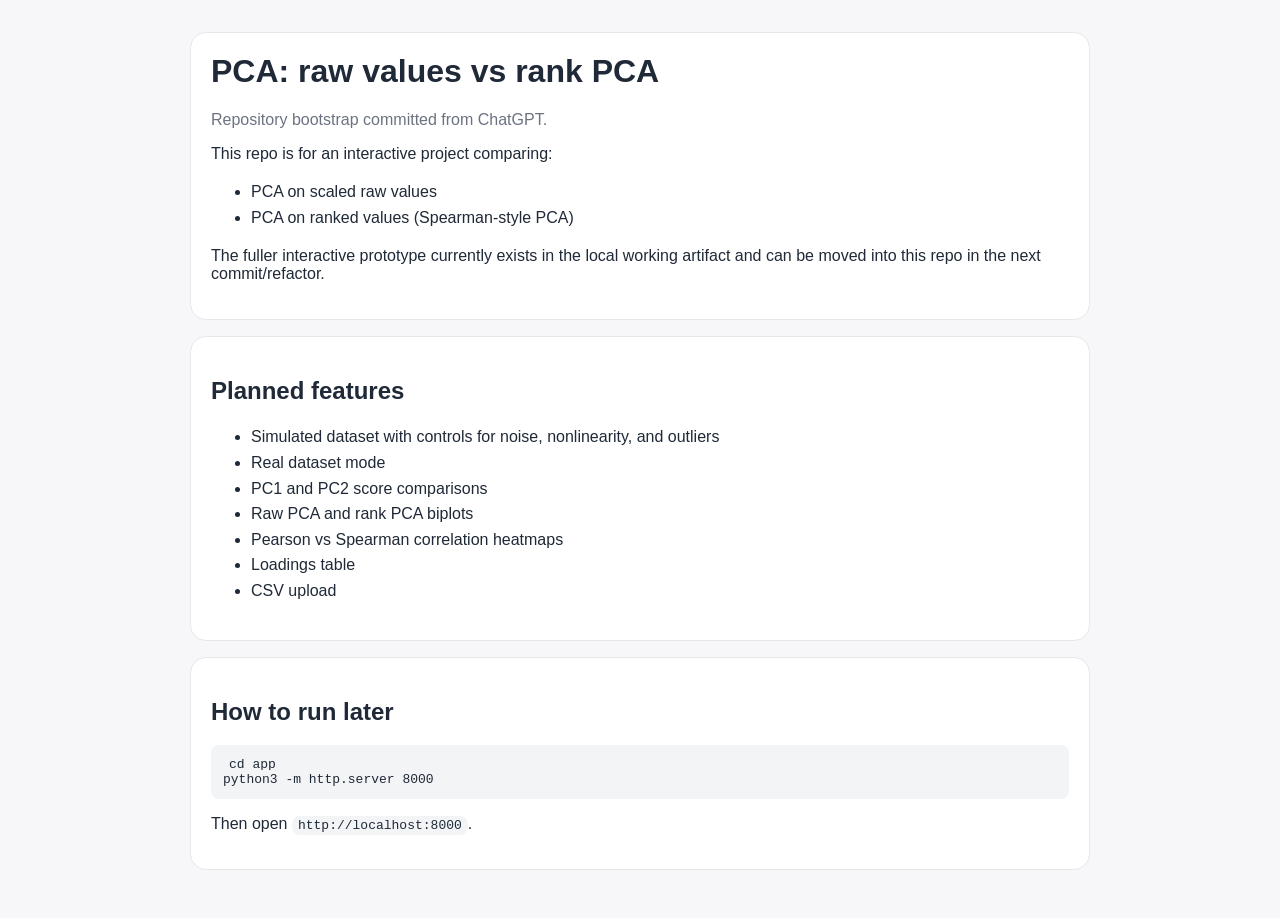
<file: app/index.html>
<!DOCTYPE html>
<html lang="en">
<head>
  <meta charset="UTF-8" />
  <meta name="viewport" content="width=device-width, initial-scale=1.0" />
  <title>PCA: Raw vs Rank</title>
  <style>
    body { font-family: Arial, Helvetica, sans-serif; margin: 0; background: #f7f7f9; color: #1f2937; }
    .wrap { max-width: 900px; margin: 0 auto; padding: 32px 20px; }
    .card { background: #fff; border: 1px solid #e5e7eb; border-radius: 16px; padding: 20px; margin-bottom: 16px; }
    h1 { margin-top: 0; }
    code, pre { background: #f3f4f6; border-radius: 8px; }
    code { padding: 2px 6px; }
    pre { padding: 12px; overflow: auto; }
    ul { line-height: 1.6; }
    .muted { color: #6b7280; }
  </style>
</head>
<body>
  <div class="wrap">
    <div class="card">
      <h1>PCA: raw values vs rank PCA</h1>
      <p class="muted">Repository bootstrap committed from ChatGPT.</p>
      <p>This repo is for an interactive project comparing:</p>
      <ul>
        <li>PCA on scaled raw values</li>
        <li>PCA on ranked values (Spearman-style PCA)</li>
      </ul>
      <p>The fuller interactive prototype currently exists in the local working artifact and can be moved into this repo in the next commit/refactor.</p>
    </div>

    <div class="card">
      <h2>Planned features</h2>
      <ul>
        <li>Simulated dataset with controls for noise, nonlinearity, and outliers</li>
        <li>Real dataset mode</li>
        <li>PC1 and PC2 score comparisons</li>
        <li>Raw PCA and rank PCA biplots</li>
        <li>Pearson vs Spearman correlation heatmaps</li>
        <li>Loadings table</li>
        <li>CSV upload</li>
      </ul>
    </div>

    <div class="card">
      <h2>How to run later</h2>
      <pre><code>cd app
python3 -m http.server 8000</code></pre>
      <p>Then open <code>http://localhost:8000</code>.</p>
    </div>
  </div>
</body>
</html>
</file>
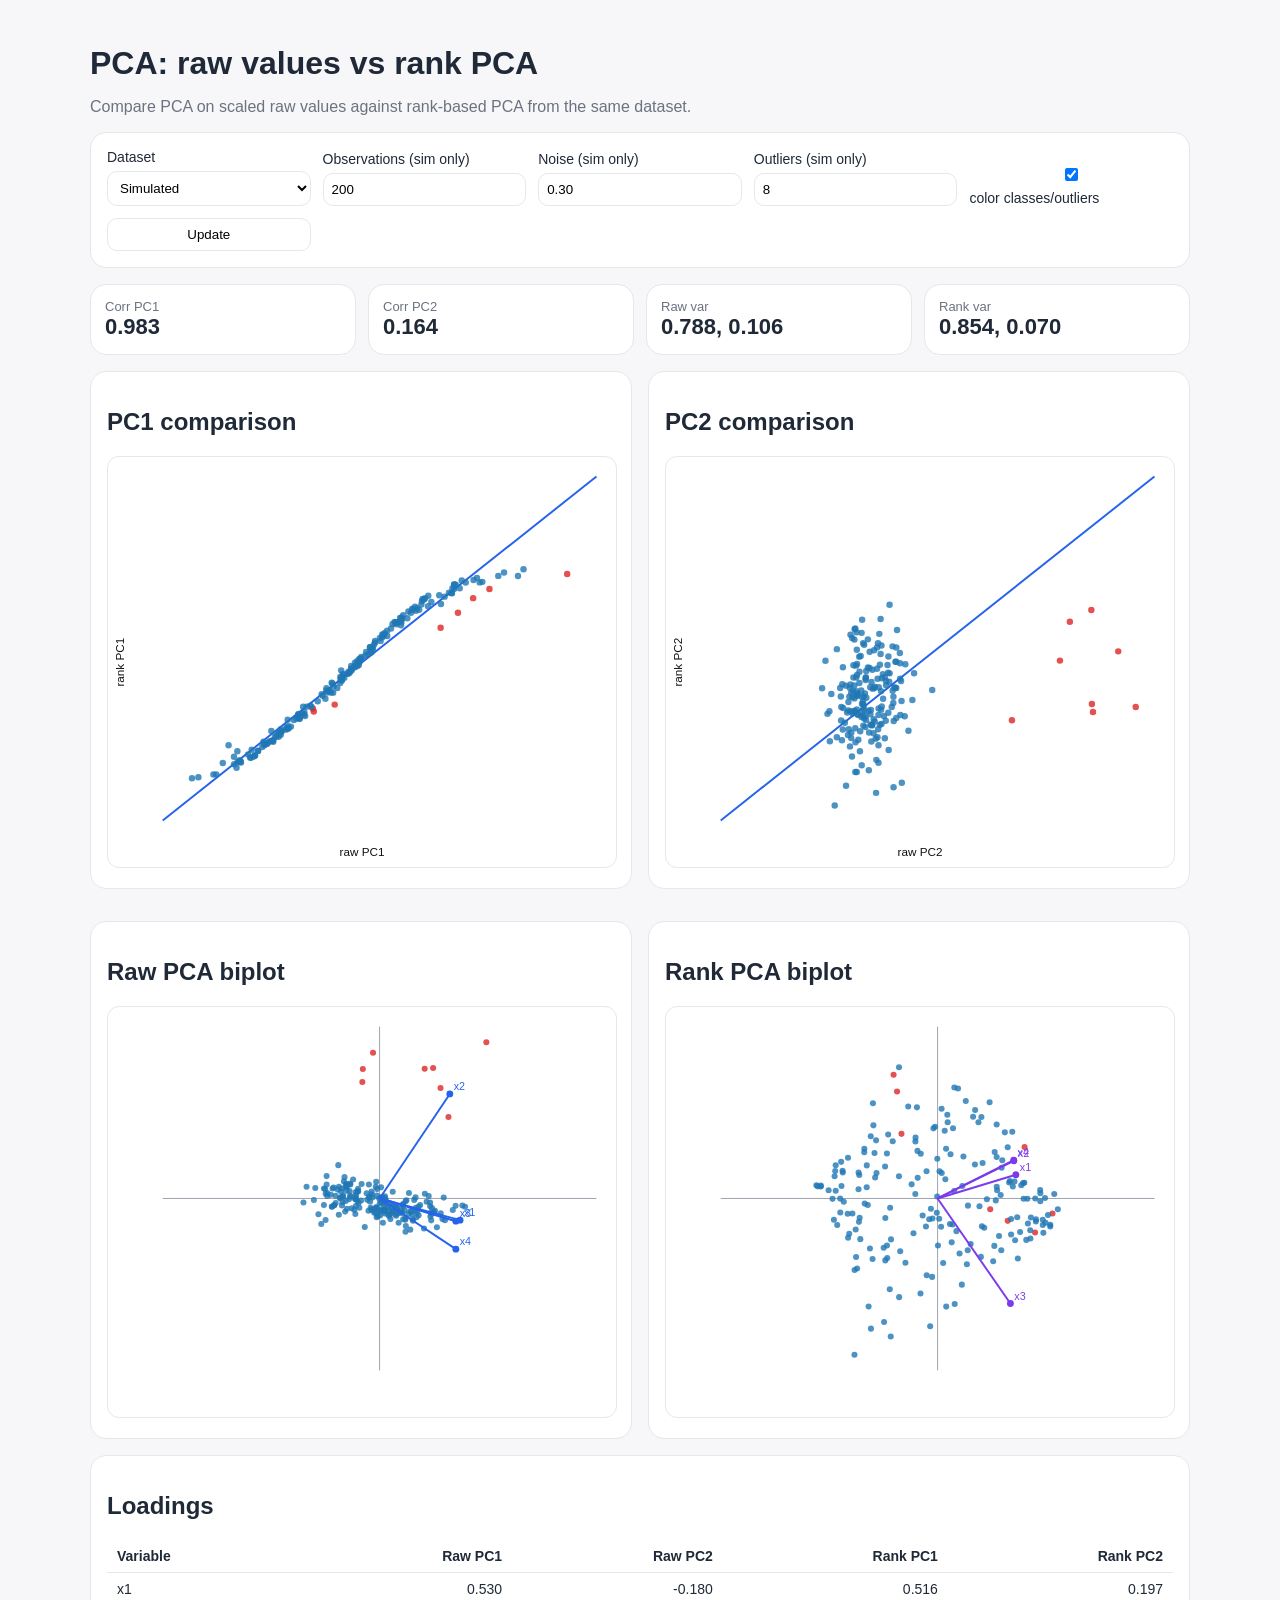
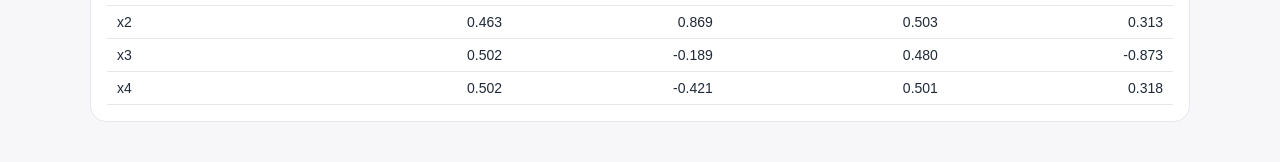
<file: app/v2/index.html>
<!DOCTYPE html>
<html lang="en">
<head>
  <meta charset="UTF-8" />
  <meta name="viewport" content="width=device-width, initial-scale=1.0" />
  <title>PCA Raw vs Rank</title>
  <link rel="stylesheet" href="style.css" />
</head>
<body>
  <main class="wrap">
    <h1>PCA: raw values vs rank PCA</h1>
    <p class="sub">Compare PCA on scaled raw values against rank-based PCA from the same dataset.</p>

    <section class="panel controls">
      <label>Dataset
        <select id="dataset">
          <option value="sim">Simulated</option>
          <option value="iris">Iris</option>
          <option value="wine">Wine</option>
        </select>
      </label>
      <label>Observations (sim only) <input id="n" type="number" min="80" max="500" step="10" value="200"></label>
      <label>Noise (sim only) <input id="noise" type="number" min="0.05" max="1.00" step="0.05" value="0.30"></label>
      <label>Outliers (sim only) <input id="outliers" type="number" min="0" max="30" step="1" value="8"></label>
      <label><input id="color" type="checkbox" checked> color classes/outliers</label>
      <button id="rerun">Update</button>
    </section>

    <section class="stats">
      <div class="card"><div class="k">Corr PC1</div><div id="c1" class="v">—</div></div>
      <div class="card"><div class="k">Corr PC2</div><div id="c2" class="v">—</div></div>
      <div class="card"><div class="k">Raw var</div><div id="rv" class="v">—</div></div>
      <div class="card"><div class="k">Rank var</div><div id="sv" class="v">—</div></div>
    </section>

    <section class="grid2">
      <div class="panel">
        <h2>PC1 comparison</h2>
        <svg id="pc1" viewBox="0 0 520 420"></svg>
      </div>
      <div class="panel">
        <h2>PC2 comparison</h2>
        <svg id="pc2" viewBox="0 0 520 420"></svg>
      </div>
      <div class="panel">
        <h2>Raw PCA biplot</h2>
        <svg id="raw" viewBox="0 0 520 420"></svg>
      </div>
      <div class="panel">
        <h2>Rank PCA biplot</h2>
        <svg id="rank" viewBox="0 0 520 420"></svg>
      </div>
    </section>

    <section class="panel">
      <h2>Loadings</h2>
      <table id="tbl"><thead><tr><th>Variable</th><th>Raw PC1</th><th>Raw PC2</th><th>Rank PC1</th><th>Rank PC2</th></tr></thead><tbody></tbody></table>
    </section>
  </main>
  <script src="iris.js"></script>
  <script src="wine.js"></script>
  <script src="script.js"></script>
</body>
</html>
</file>
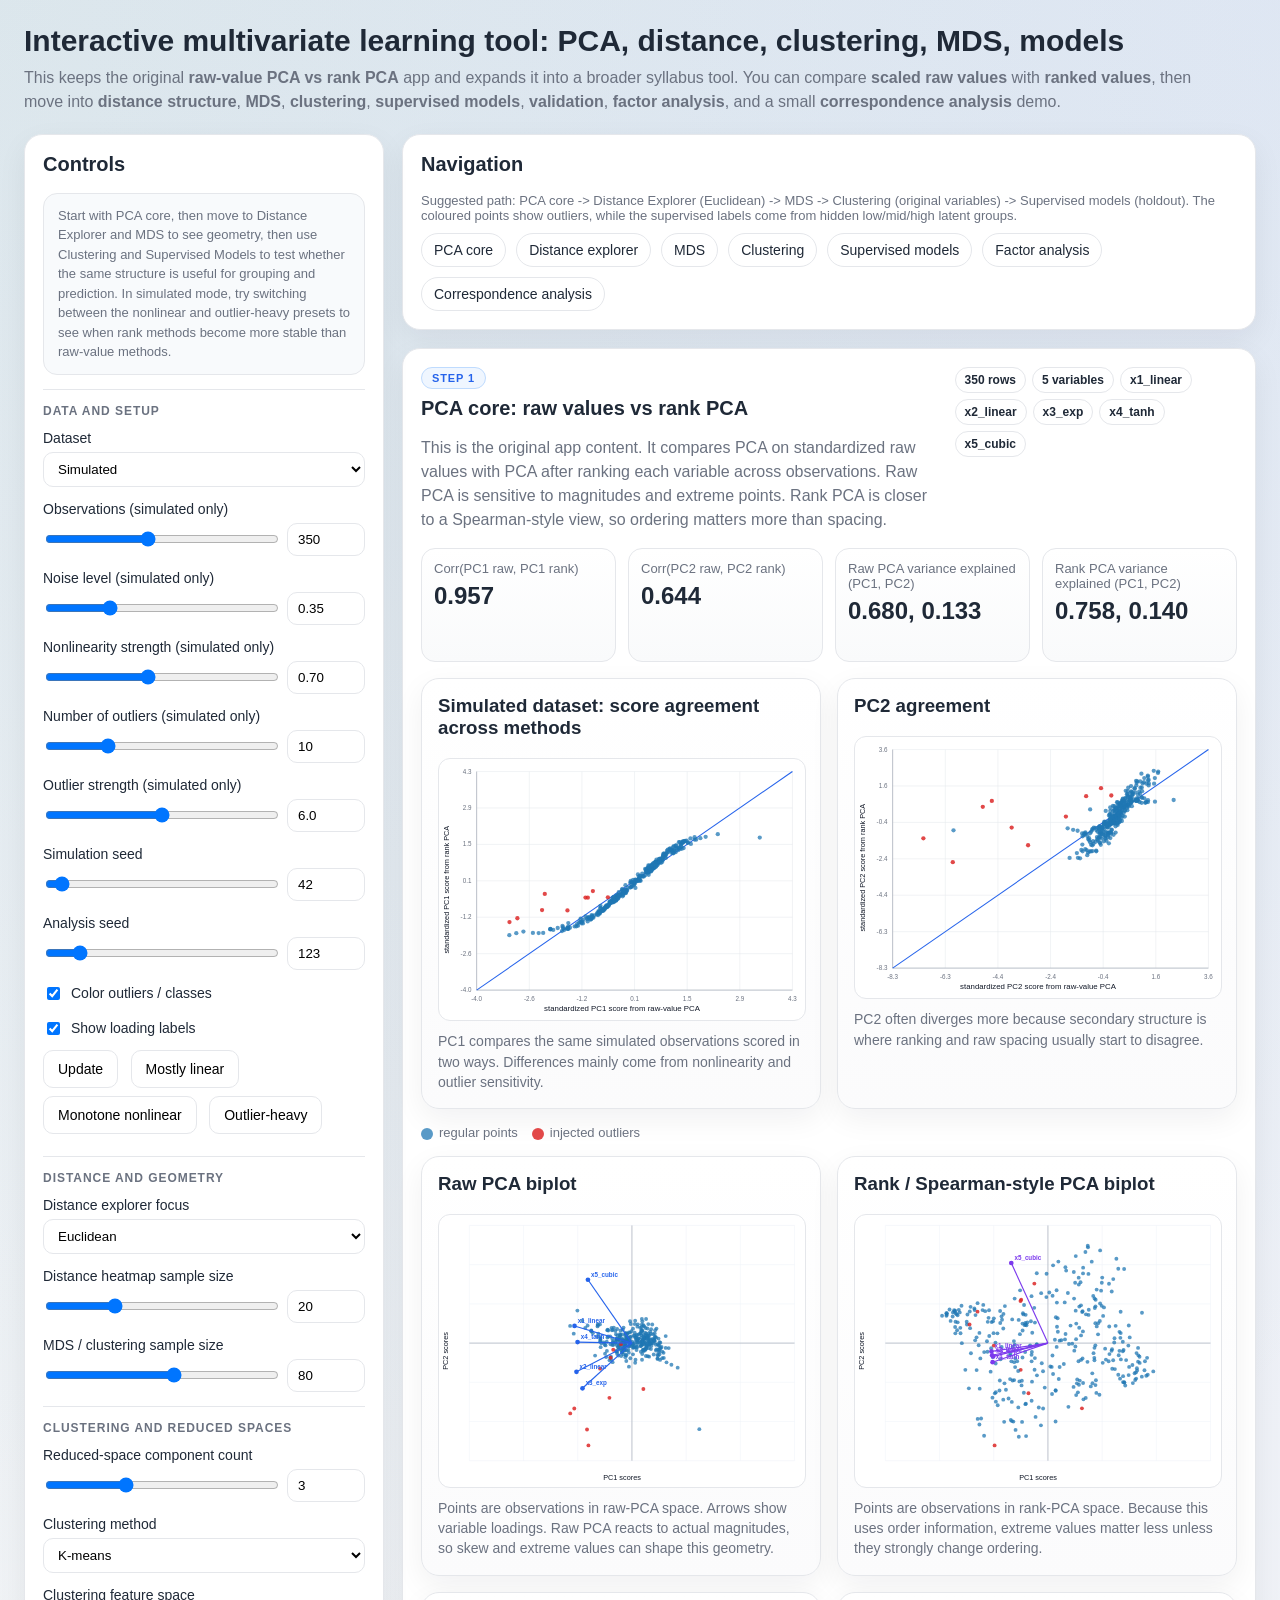
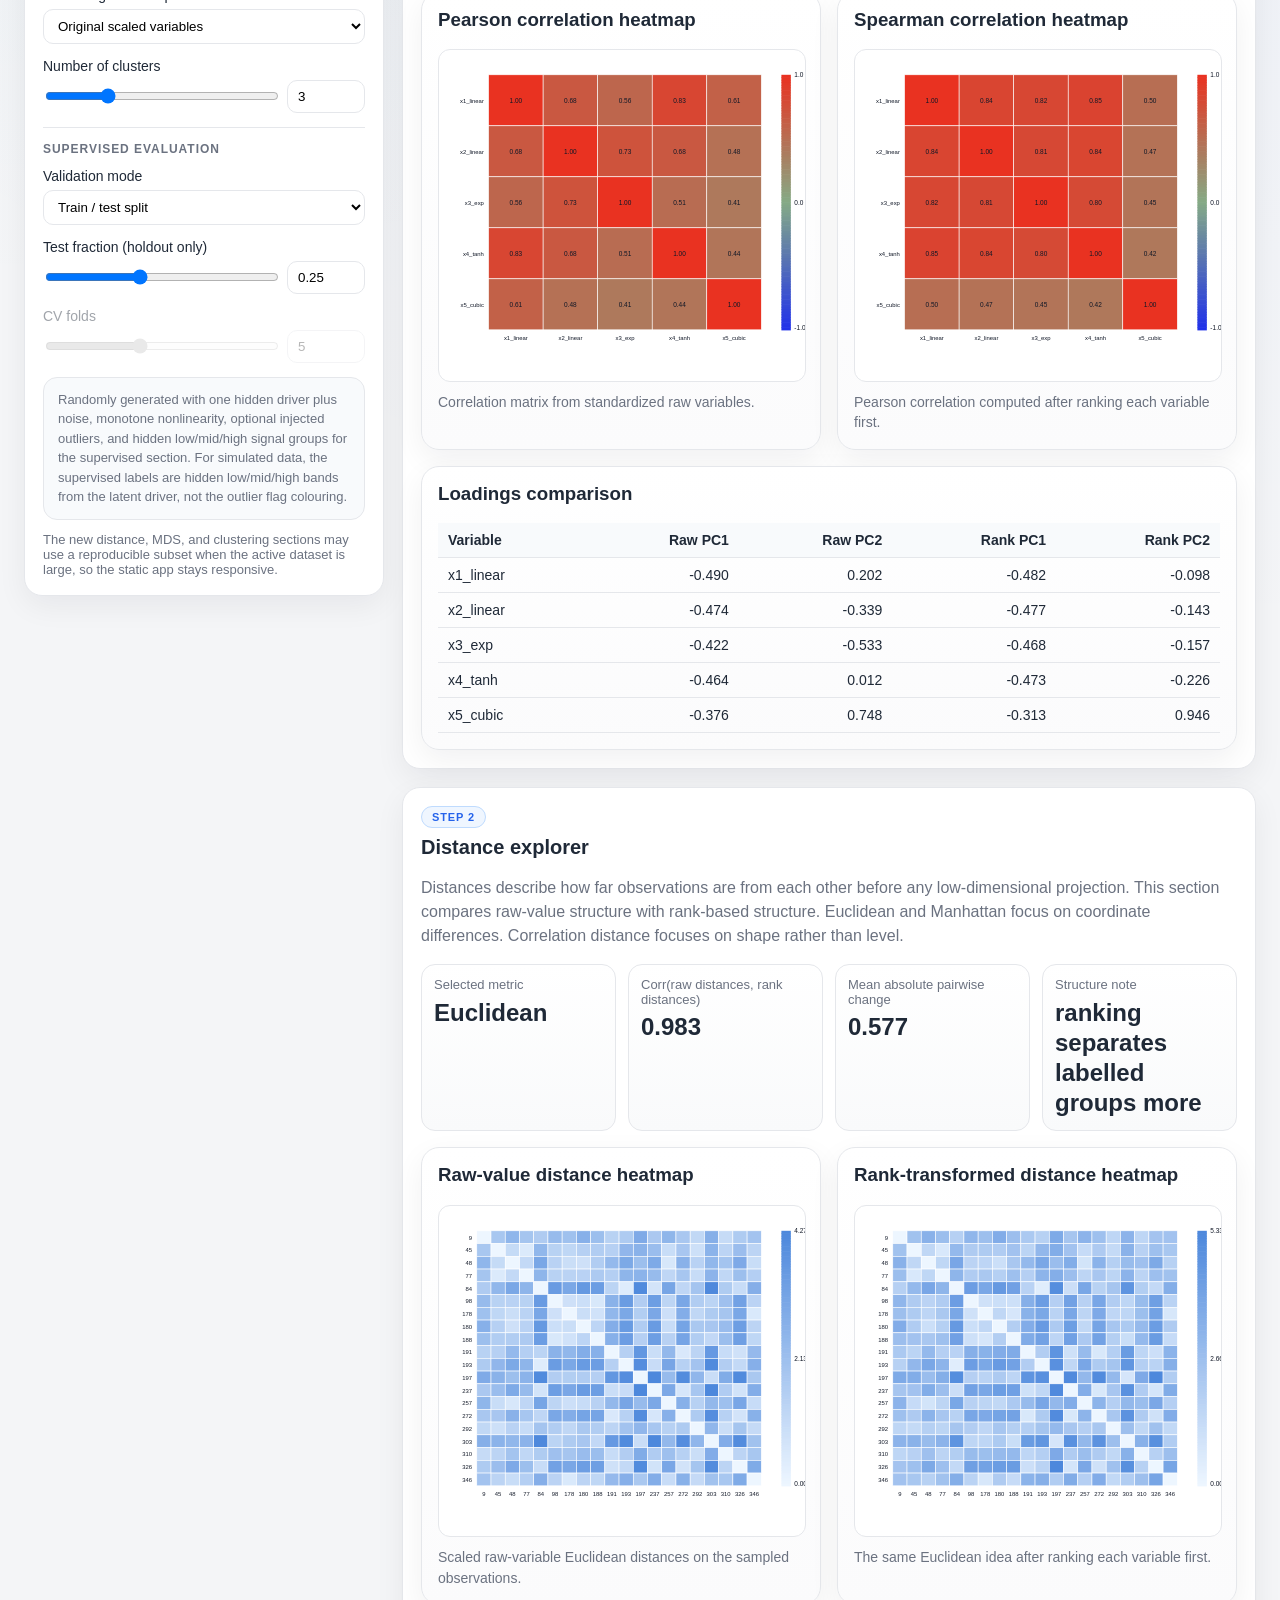
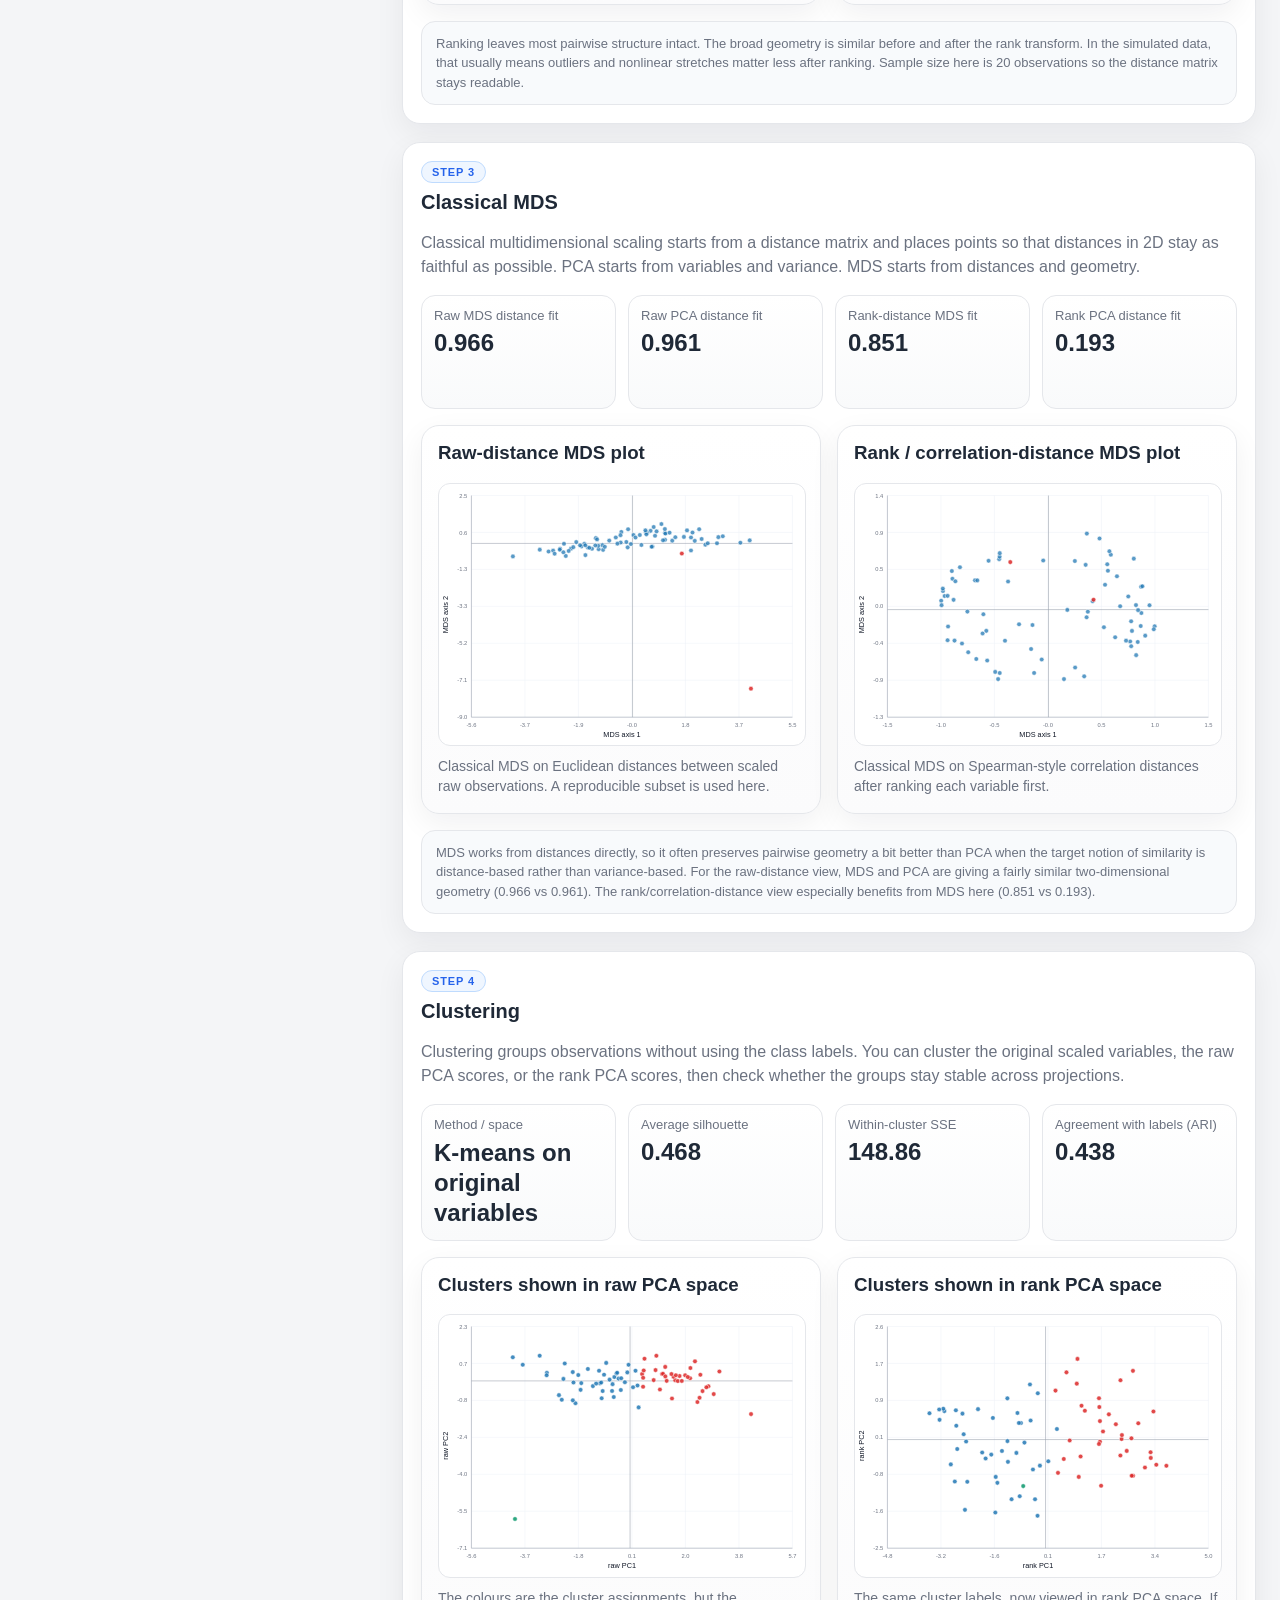
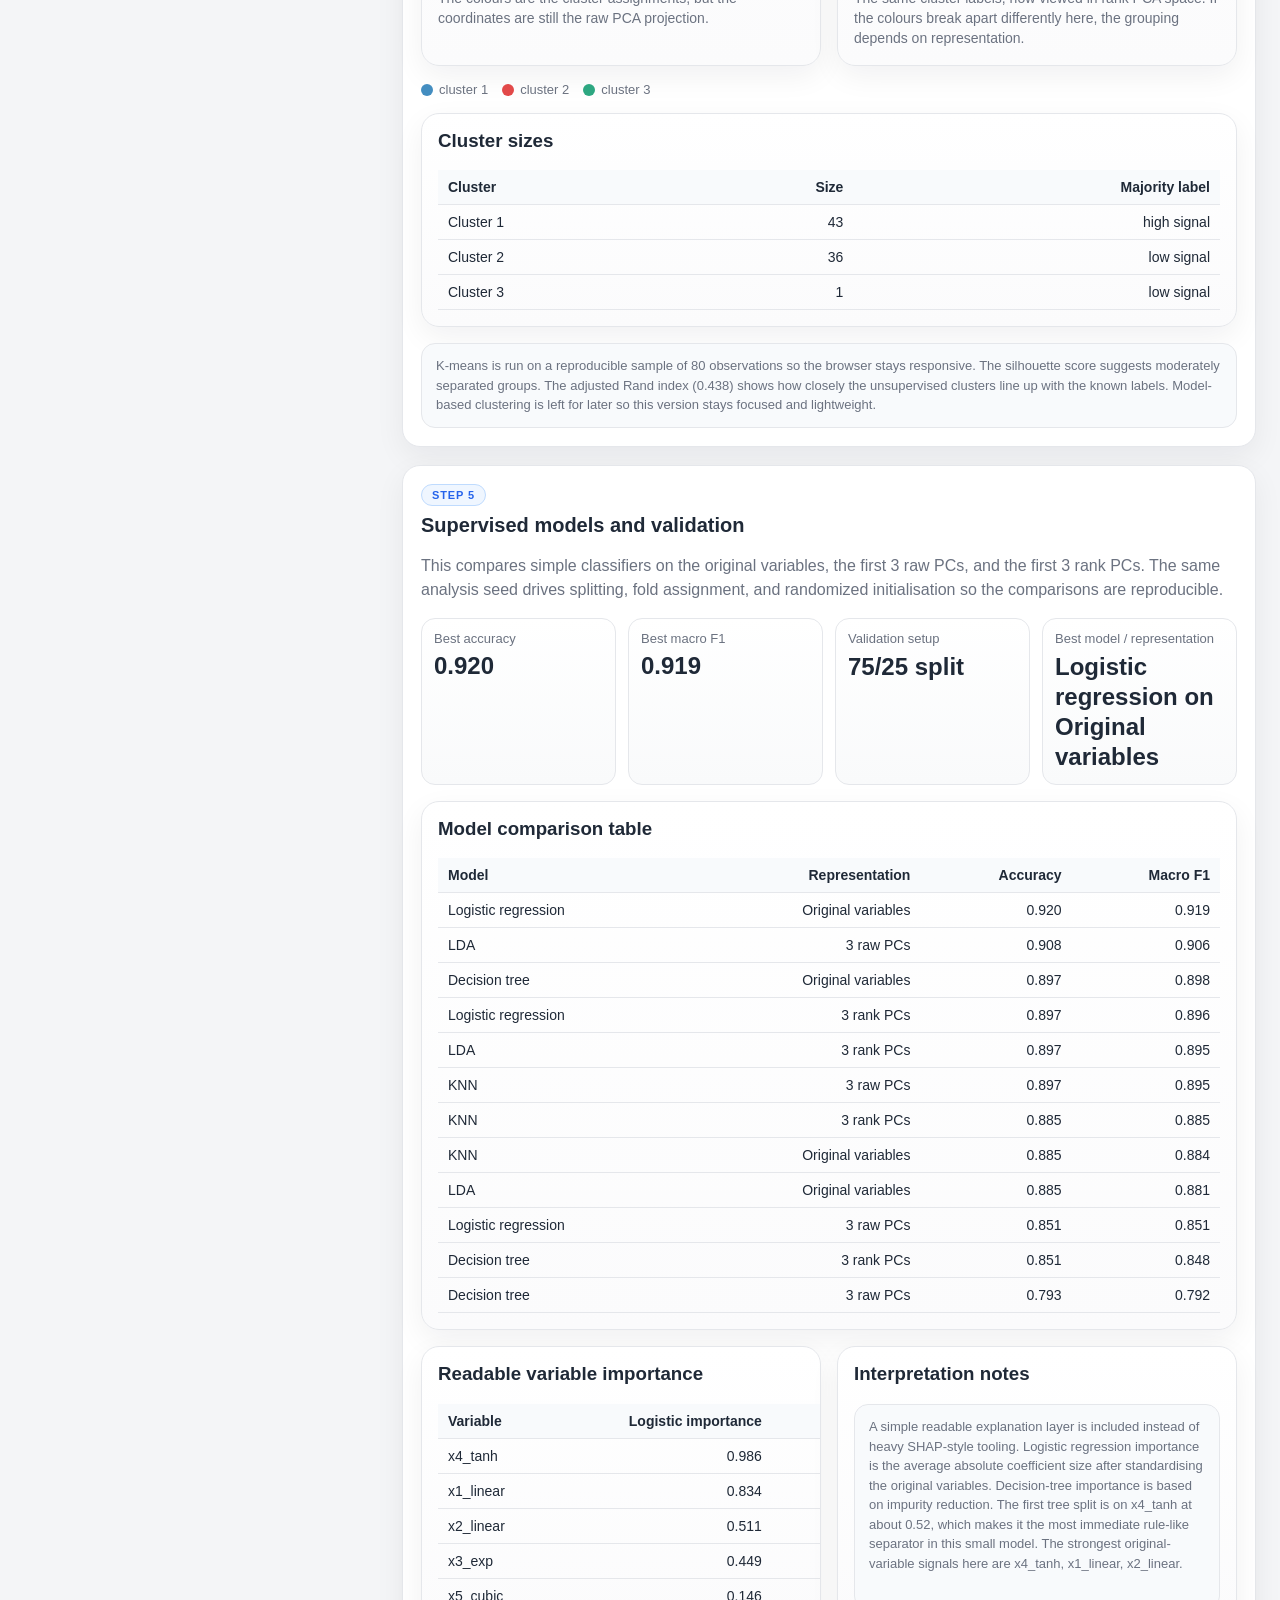
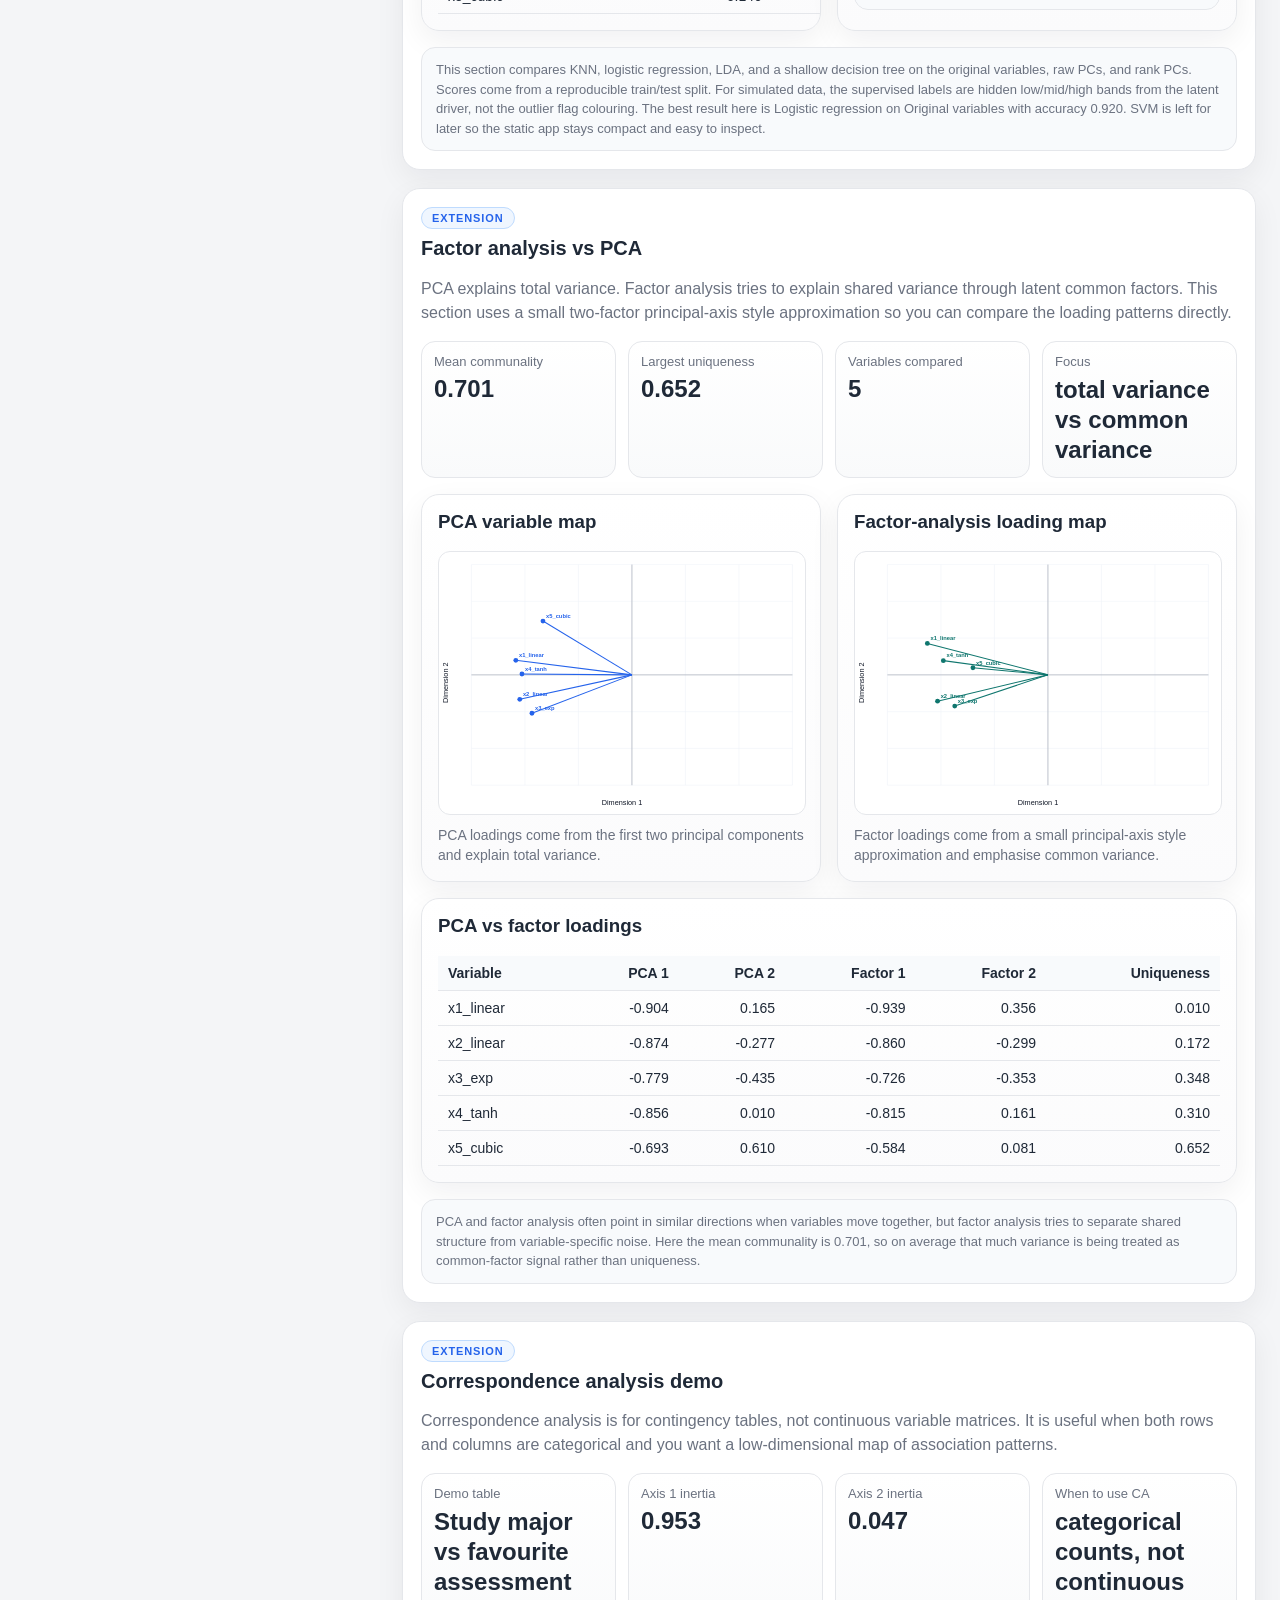
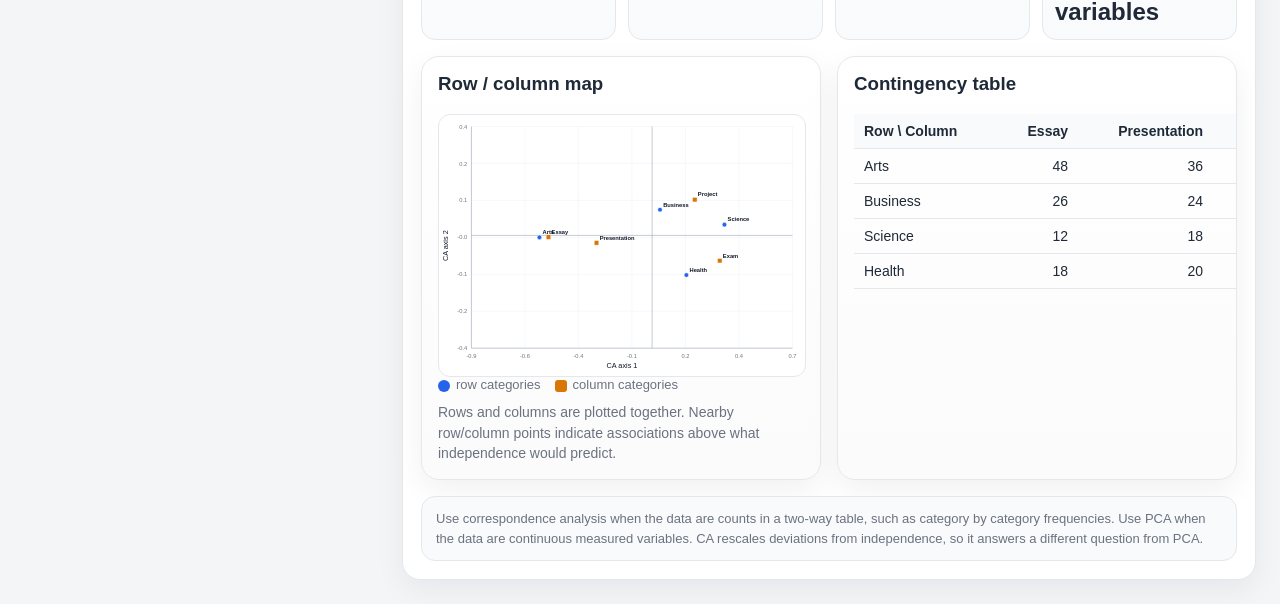
<file: app/v4/index.html>
<!DOCTYPE html>
<html lang="en">
<head>
  <meta charset="UTF-8" />
  <meta name="viewport" content="width=device-width, initial-scale=1.0" />
  <title>PCA Learning Tool: Raw, Rank, Distance, Clustering, Models</title>
  <link rel="stylesheet" href="style.css" />
</head>
<body>
  <div class="wrap">
    <h1>Interactive multivariate learning tool: PCA, distance, clustering, MDS, models</h1>
    <div class="sub">
      This keeps the original <b>raw-value PCA vs rank PCA</b> app and expands it into a broader syllabus tool. You can compare
      <b>scaled raw values</b> with <b>ranked values</b>, then move into <b>distance structure</b>, <b>MDS</b>, <b>clustering</b>,
      <b>supervised models</b>, <b>validation</b>, <b>factor analysis</b>, and a small <b>correspondence analysis</b> demo.
    </div>

    <div class="grid">
      <div class="card controls">
        <h2>Controls</h2>
        <div class="note tip-note" id="exploreGuide">
          Start with PCA core, then move to Distance Explorer and MDS to see geometry, then use Clustering and Supervised Models to test whether the same structure is useful for grouping and prediction.
        </div>

        <div class="control-group">
          <div class="group-title">Data and setup</div>

          <div class="control">
            <label for="datasetMode">Dataset</label>
            <select id="datasetMode">
              <option value="simulated">Simulated</option>
              <option value="iris">Real: Iris</option>
              <option value="wine">Real: Wine</option>
              <option value="breast_cancer">Real: Breast Cancer Wisconsin</option>
            </select>
          </div>

          <div class="control sim-only" data-control-group="simulated">
            <label for="n">Observations (simulated only)</label>
            <div class="row">
              <input id="n" type="range" min="80" max="700" step="10" value="350" />
              <input id="n_num" type="number" min="80" max="700" step="10" value="350" />
            </div>
          </div>

          <div class="control sim-only" data-control-group="simulated">
            <label for="noise">Noise level (simulated only)</label>
            <div class="row">
              <input id="noise" type="range" min="0.05" max="1.20" step="0.05" value="0.35" />
              <input id="noise_num" type="number" min="0.05" max="1.20" step="0.05" value="0.35" />
            </div>
          </div>

          <div class="control sim-only" data-control-group="simulated">
            <label for="nonlinear">Nonlinearity strength (simulated only)</label>
            <div class="row">
              <input id="nonlinear" type="range" min="0.00" max="1.60" step="0.05" value="0.70" />
              <input id="nonlinear_num" type="number" min="0.00" max="1.60" step="0.05" value="0.70" />
            </div>
          </div>

          <div class="control sim-only" data-control-group="simulated">
            <label for="outliers">Number of outliers (simulated only)</label>
            <div class="row">
              <input id="outliers" type="range" min="0" max="40" step="1" value="10" />
              <input id="outliers_num" type="number" min="0" max="40" step="1" value="10" />
            </div>
          </div>

          <div class="control sim-only" data-control-group="simulated">
            <label for="outlierStrength">Outlier strength (simulated only)</label>
            <div class="row">
              <input id="outlierStrength" type="range" min="0.0" max="12.0" step="0.5" value="6.0" />
              <input id="outlierStrength_num" type="number" min="0.0" max="12.0" step="0.5" value="6.0" />
            </div>
          </div>

          <div class="control sim-only" data-control-group="simulated">
            <label for="seed">Simulation seed</label>
            <div class="row">
              <input id="seed" type="range" min="1" max="999" step="1" value="42" />
              <input id="seed_num" type="number" min="1" max="999" step="1" value="42" />
            </div>
          </div>

          <div class="control">
            <label for="analysisSeed">Analysis seed</label>
            <div class="row">
              <input id="analysisSeed" type="range" min="1" max="999" step="1" value="123" />
              <input id="analysisSeed_num" type="number" min="1" max="999" step="1" value="123" />
            </div>
          </div>

          <div class="toggle-row">
            <label><input id="colorSpecial" type="checkbox" checked /> Color outliers / classes</label>
            <label><input id="showLabels" type="checkbox" checked /> Show loading labels</label>
          </div>

          <button id="rerun">Update</button>
          <button id="presetLinear">Mostly linear</button>
          <button id="presetNonlinear">Monotone nonlinear</button>
          <button id="presetOutliers">Outlier-heavy</button>
        </div>

        <div class="control-group">
          <div class="group-title">Distance and geometry</div>

          <div class="control">
            <label for="distanceMetric">Distance explorer focus</label>
            <select id="distanceMetric">
              <option value="euclidean">Euclidean</option>
              <option value="manhattan">Manhattan</option>
              <option value="pearson">Pearson / correlation distance</option>
              <option value="spearman">Spearman / rank distance</option>
            </select>
          </div>

          <div class="control">
            <label for="heatmapSize">Distance heatmap sample size</label>
            <div class="row">
              <input id="heatmapSize" type="range" min="12" max="40" step="2" value="20" />
              <input id="heatmapSize_num" type="number" min="12" max="40" step="2" value="20" />
            </div>
          </div>

          <div class="control">
            <label for="analysisSubset">MDS / clustering sample size</label>
            <div class="row">
              <input id="analysisSubset" type="range" min="30" max="120" step="5" value="80" />
              <input id="analysisSubset_num" type="number" min="30" max="120" step="5" value="80" />
            </div>
          </div>
        </div>

        <div class="control-group">
          <div class="group-title">Clustering and reduced spaces</div>

          <div class="control">
            <label for="pcCount">Reduced-space component count</label>
            <div class="row">
              <input id="pcCount" type="range" min="2" max="5" step="1" value="3" />
              <input id="pcCount_num" type="number" min="2" max="5" step="1" value="3" />
            </div>
          </div>

          <div class="control">
            <label for="clusterMethod">Clustering method</label>
            <select id="clusterMethod">
              <option value="kmeans">K-means</option>
              <option value="hierarchical">Hierarchical</option>
            </select>
          </div>

          <div class="control">
            <label for="clusterSpace">Clustering feature space</label>
            <select id="clusterSpace">
              <option value="original">Original scaled variables</option>
              <option value="raw_pcs">Raw PCA scores</option>
              <option value="rank_pcs">Rank PCA scores</option>
            </select>
          </div>

          <div class="control">
            <label for="clusterK">Number of clusters</label>
            <div class="row">
              <input id="clusterK" type="range" min="2" max="6" step="1" value="3" />
              <input id="clusterK_num" type="number" min="2" max="6" step="1" value="3" />
            </div>
          </div>
        </div>

        <div class="control-group">
          <div class="group-title">Supervised evaluation</div>

          <div class="control">
            <label for="validationMode">Validation mode</label>
            <select id="validationMode">
              <option value="holdout">Train / test split</option>
              <option value="cv">k-fold cross-validation</option>
            </select>
          </div>

          <div class="control validation-holdout" data-control-group="holdout">
            <label for="testFraction">Test fraction (holdout only)</label>
            <div class="row">
              <input id="testFraction" type="range" min="0.15" max="0.40" step="0.05" value="0.25" />
              <input id="testFraction_num" type="number" min="0.15" max="0.40" step="0.05" value="0.25" />
            </div>
          </div>

          <div class="control validation-cv" data-control-group="cv">
            <label for="cvFolds">CV folds</label>
            <div class="row">
              <input id="cvFolds" type="range" min="3" max="8" step="1" value="5" />
              <input id="cvFolds_num" type="number" min="3" max="8" step="1" value="5" />
            </div>
          </div>
        </div>

        <div class="note" id="datasetNote">
          Simulated mode creates random data with one hidden driver, noise, monotone nonlinearity, and optional injected outliers.
        </div>

        <div class="small" style="margin-top:12px;">
          The new distance, MDS, and clustering sections may use a reproducible subset when the active dataset is large, so the static app stays responsive.
        </div>
      </div>

      <div class="content-stack">
        <div class="card nav-card">
          <h2>Navigation</h2>
          <div class="small" id="navHint">Suggested path: PCA core -> Distance Explorer -> MDS -> Clustering -> Supervised models.</div>
          <div class="nav-links">
            <a href="#pcaCore">PCA core</a>
            <a href="#distanceExplorer">Distance explorer</a>
            <a href="#mdsSection">MDS</a>
            <a href="#clusteringSection">Clustering</a>
            <a href="#supervisedSection">Supervised models</a>
            <a href="#factorSection">Factor analysis</a>
            <a href="#caSection">Correspondence analysis</a>
          </div>
        </div>

        <section id="pcaCore" class="card topic-section">
          <div class="section-head">
            <div>
              <div class="section-kicker">Step 1</div>
              <h2>PCA core: raw values vs rank PCA</h2>
              <p class="section-copy">
                This is the original app content. It compares PCA on standardized raw values with PCA after ranking each variable across observations.
                Raw PCA is sensitive to magnitudes and extreme points. Rank PCA is closer to a Spearman-style view, so ordering matters more than spacing.
              </p>
            </div>
            <div id="metaPills"></div>
          </div>

          <div class="stats">
            <div class="stat">
              <div class="label">Corr(PC1 raw, PC1 rank)</div>
              <div class="value" id="corrPC1Val">—</div>
            </div>
            <div class="stat">
              <div class="label">Corr(PC2 raw, PC2 rank)</div>
              <div class="value" id="corrPC2Val">—</div>
            </div>
            <div class="labelled-stat">
              <div class="stat">
                <div class="label">Raw PCA variance explained (PC1, PC2)</div>
                <div class="value" id="rawVarVal">—</div>
              </div>
            </div>
            <div class="labelled-stat">
              <div class="stat">
                <div class="label">Rank PCA variance explained (PC1, PC2)</div>
                <div class="value" id="rankVarVal">—</div>
              </div>
            </div>
          </div>

          <div class="panel-grid two-col">
            <div class="panel">
              <h3 id="activeTitle">Score agreement across methods</h3>
              <svg id="scatterPC1" viewBox="0 0 700 500"></svg>
              <div class="caption" id="captionPC1"></div>
            </div>
            <div class="panel">
              <h3>PC2 agreement</h3>
              <svg id="scatterPC2" viewBox="0 0 700 500"></svg>
              <div class="caption" id="captionPC2"></div>
            </div>
          </div>

          <div class="legend" id="legendRow"></div>

          <div class="panel-grid two-col">
            <div class="panel">
              <h3>Raw PCA biplot</h3>
              <svg id="biplotRaw" viewBox="0 0 700 520"></svg>
              <div class="caption" id="captionRawBiplot"></div>
            </div>
            <div class="panel">
              <h3>Rank / Spearman-style PCA biplot</h3>
              <svg id="biplotRank" viewBox="0 0 700 520"></svg>
              <div class="caption" id="captionRankBiplot"></div>
            </div>
          </div>

          <div class="panel-grid two-col">
            <div class="panel">
              <h3>Pearson correlation heatmap</h3>
              <svg id="heatPearson" viewBox="0 0 620 560"></svg>
              <div class="caption">Correlation matrix from standardized raw variables.</div>
            </div>
            <div class="panel">
              <h3>Spearman correlation heatmap</h3>
              <svg id="heatSpearman" viewBox="0 0 620 560"></svg>
              <div class="caption">Pearson correlation computed after ranking each variable first.</div>
            </div>
          </div>

          <div class="panel">
            <h3>Loadings comparison</h3>
            <table id="loadingsTable">
              <thead>
                <tr>
                  <th>Variable</th>
                  <th>Raw PC1</th>
                  <th>Raw PC2</th>
                  <th>Rank PC1</th>
                  <th>Rank PC2</th>
                </tr>
              </thead>
              <tbody></tbody>
            </table>
          </div>
        </section>

        <section id="distanceExplorer" class="card topic-section">
          <div class="section-head">
            <div>
              <div class="section-kicker">Step 2</div>
              <h2>Distance explorer</h2>
              <p class="section-copy">
                Distances describe how far observations are from each other before any low-dimensional projection. This section compares raw-value structure with rank-based structure.
                Euclidean and Manhattan focus on coordinate differences. Correlation distance focuses on shape rather than level.
              </p>
            </div>
          </div>

          <div class="stats">
            <div class="stat">
              <div class="label">Selected metric</div>
              <div class="value small-value" id="distanceMetricVal">—</div>
            </div>
            <div class="stat">
              <div class="label">Corr(raw distances, rank distances)</div>
              <div class="value" id="distanceCorrVal">—</div>
            </div>
            <div class="stat">
              <div class="label">Mean absolute pairwise change</div>
              <div class="value" id="distanceShiftVal">—</div>
            </div>
            <div class="stat">
              <div class="label">Structure note</div>
              <div class="value small-value" id="distanceClassVal">—</div>
            </div>
          </div>

          <div class="panel-grid two-col">
            <div class="panel">
              <h3 id="distanceRawTitle">Raw-distance heatmap</h3>
              <svg id="distanceHeatRaw" viewBox="0 0 620 560"></svg>
              <div class="caption" id="distanceRawCaption"></div>
            </div>
            <div class="panel">
              <h3 id="distanceRankTitle">Rank-distance heatmap</h3>
              <svg id="distanceHeatRank" viewBox="0 0 620 560"></svg>
              <div class="caption" id="distanceRankCaption"></div>
            </div>
          </div>

          <div class="note" id="distanceExplain">—</div>
        </section>

        <section id="mdsSection" class="card topic-section">
          <div class="section-head">
            <div>
              <div class="section-kicker">Step 3</div>
              <h2>Classical MDS</h2>
              <p class="section-copy">
                Classical multidimensional scaling starts from a distance matrix and places points so that distances in 2D stay as faithful as possible.
                PCA starts from variables and variance. MDS starts from distances and geometry.
              </p>
            </div>
          </div>

          <div class="stats">
            <div class="stat">
              <div class="label">Raw MDS distance fit</div>
              <div class="value" id="mdsRawFitVal">—</div>
            </div>
            <div class="stat">
              <div class="label">Raw PCA distance fit</div>
              <div class="value" id="mdsRawPcaFitVal">—</div>
            </div>
            <div class="stat">
              <div class="label">Rank-distance MDS fit</div>
              <div class="value" id="mdsRankFitVal">—</div>
            </div>
            <div class="stat">
              <div class="label">Rank PCA distance fit</div>
              <div class="value" id="mdsRankPcaFitVal">—</div>
            </div>
          </div>

          <div class="panel-grid two-col">
            <div class="panel">
              <h3>Raw-distance MDS plot</h3>
              <svg id="mdsRaw" viewBox="0 0 700 500"></svg>
              <div class="caption" id="mdsRawCaption"></div>
            </div>
            <div class="panel">
              <h3>Rank / correlation-distance MDS plot</h3>
              <svg id="mdsRank" viewBox="0 0 700 500"></svg>
              <div class="caption" id="mdsRankCaption"></div>
            </div>
          </div>

          <div class="note" id="mdsExplain">—</div>
        </section>

        <section id="clusteringSection" class="card topic-section">
          <div class="section-head">
            <div>
              <div class="section-kicker">Step 4</div>
              <h2>Clustering</h2>
              <p class="section-copy">
                Clustering groups observations without using the class labels. You can cluster the original scaled variables, the raw PCA scores, or the rank PCA scores,
                then check whether the groups stay stable across projections.
              </p>
            </div>
          </div>

          <div class="stats">
            <div class="stat">
              <div class="label">Method / space</div>
              <div class="value small-value" id="clusterMethodVal">—</div>
            </div>
            <div class="stat">
              <div class="label">Average silhouette</div>
              <div class="value" id="clusterSilhouetteVal">—</div>
            </div>
            <div class="stat">
              <div class="label">Within-cluster SSE</div>
              <div class="value" id="clusterSseVal">—</div>
            </div>
            <div class="stat">
              <div class="label">Agreement with labels (ARI)</div>
              <div class="value" id="clusterAriVal">—</div>
            </div>
          </div>

          <div class="panel-grid two-col">
            <div class="panel">
              <h3>Clusters shown in raw PCA space</h3>
              <svg id="clusterRawPlot" viewBox="0 0 700 500"></svg>
              <div class="caption" id="clusterRawCaption"></div>
            </div>
            <div class="panel">
              <h3>Clusters shown in rank PCA space</h3>
              <svg id="clusterRankPlot" viewBox="0 0 700 500"></svg>
              <div class="caption" id="clusterRankCaption"></div>
            </div>
          </div>

          <div class="legend" id="clusterLegend"></div>

          <div class="panel">
            <h3>Cluster sizes</h3>
            <table id="clusterTable">
              <thead>
                <tr>
                  <th>Cluster</th>
                  <th>Size</th>
                  <th>Majority label</th>
                </tr>
              </thead>
              <tbody></tbody>
            </table>
          </div>

          <div class="note" id="clusterExplain">—</div>
        </section>

        <section id="supervisedSection" class="card topic-section">
          <div class="section-head">
            <div>
              <div class="section-kicker">Step 5</div>
              <h2>Supervised models and validation</h2>
              <p class="section-copy">
                This compares simple classifiers on the original variables, the first <span id="pcCountInline">3</span> raw PCs, and the first <span id="pcCountInline2">3</span> rank PCs.
                The same analysis seed drives splitting, fold assignment, and randomized initialisation so the comparisons are reproducible.
              </p>
            </div>
          </div>

          <div class="stats">
            <div class="stat">
              <div class="label">Best accuracy</div>
              <div class="value" id="supervisedBestAccVal">—</div>
            </div>
            <div class="stat">
              <div class="label">Best macro F1</div>
              <div class="value" id="supervisedBestF1Val">—</div>
            </div>
            <div class="stat">
              <div class="label">Validation setup</div>
              <div class="value small-value" id="supervisedValidationVal">—</div>
            </div>
            <div class="stat">
              <div class="label">Best model / representation</div>
              <div class="value small-value" id="supervisedBestModelVal">—</div>
            </div>
          </div>

          <div class="panel">
            <h3>Model comparison table</h3>
            <table id="supervisedTable">
              <thead>
                <tr>
                  <th>Model</th>
                  <th>Representation</th>
                  <th>Accuracy</th>
                  <th>Macro F1</th>
                </tr>
              </thead>
              <tbody></tbody>
            </table>
          </div>

          <div class="panel-grid two-col">
            <div class="panel">
              <h3>Readable variable importance</h3>
              <table id="xaiTable">
                <thead>
                  <tr>
                    <th>Variable</th>
                    <th>Logistic importance</th>
                    <th>Tree importance</th>
                  </tr>
                </thead>
                <tbody></tbody>
              </table>
            </div>
            <div class="panel">
              <h3>Interpretation notes</h3>
              <div class="note large-note" id="xaiSummary">—</div>
            </div>
          </div>

          <div class="note" id="supervisedExplain">—</div>
        </section>

        <section id="factorSection" class="card topic-section">
          <div class="section-head">
            <div>
              <div class="section-kicker">Extension</div>
              <h2>Factor analysis vs PCA</h2>
              <p class="section-copy">
                PCA explains total variance. Factor analysis tries to explain shared variance through latent common factors.
                This section uses a small two-factor principal-axis style approximation so you can compare the loading patterns directly.
              </p>
            </div>
          </div>

          <div class="stats">
            <div class="stat">
              <div class="label">Mean communality</div>
              <div class="value" id="factorCommunalityVal">—</div>
            </div>
            <div class="stat">
              <div class="label">Largest uniqueness</div>
              <div class="value" id="factorUniquenessVal">—</div>
            </div>
            <div class="stat">
              <div class="label">Variables compared</div>
              <div class="value" id="factorVariableVal">—</div>
            </div>
            <div class="stat">
              <div class="label">Focus</div>
              <div class="value small-value" id="factorFocusVal">—</div>
            </div>
          </div>

          <div class="panel-grid two-col">
            <div class="panel">
              <h3>PCA variable map</h3>
              <svg id="factorPcaMap" viewBox="0 0 700 500"></svg>
              <div class="caption" id="factorPcaCaption"></div>
            </div>
            <div class="panel">
              <h3>Factor-analysis loading map</h3>
              <svg id="factorFaMap" viewBox="0 0 700 500"></svg>
              <div class="caption" id="factorFaCaption"></div>
            </div>
          </div>

          <div class="panel">
            <h3>PCA vs factor loadings</h3>
            <table id="factorTable">
              <thead>
                <tr>
                  <th>Variable</th>
                  <th>PCA 1</th>
                  <th>PCA 2</th>
                  <th>Factor 1</th>
                  <th>Factor 2</th>
                  <th>Uniqueness</th>
                </tr>
              </thead>
              <tbody></tbody>
            </table>
          </div>

          <div class="note" id="factorExplain">—</div>
        </section>

        <section id="caSection" class="card topic-section">
          <div class="section-head">
            <div>
              <div class="section-kicker">Extension</div>
              <h2>Correspondence analysis demo</h2>
              <p class="section-copy">
                Correspondence analysis is for contingency tables, not continuous variable matrices. It is useful when both rows and columns are categorical and you want a low-dimensional map of association patterns.
              </p>
            </div>
          </div>

          <div class="stats">
            <div class="stat">
              <div class="label">Demo table</div>
              <div class="value small-value" id="caNameVal">—</div>
            </div>
            <div class="stat">
              <div class="label">Axis 1 inertia</div>
              <div class="value" id="caAxis1Val">—</div>
            </div>
            <div class="stat">
              <div class="label">Axis 2 inertia</div>
              <div class="value" id="caAxis2Val">—</div>
            </div>
            <div class="stat">
              <div class="label">When to use CA</div>
              <div class="value small-value" id="caUseVal">—</div>
            </div>
          </div>

          <div class="panel-grid two-col">
            <div class="panel">
              <h3>Row / column map</h3>
              <svg id="caMap" viewBox="0 0 700 500"></svg>
              <div class="legend" id="caLegend"></div>
              <div class="caption" id="caCaption"></div>
            </div>
            <div class="panel">
              <h3>Contingency table</h3>
              <table id="caTable">
                <thead></thead>
                <tbody></tbody>
              </table>
            </div>
          </div>

          <div class="note" id="caExplain">—</div>
        </section>
      </div>
    </div>
  </div>
  <script src="data/iris.js"></script>
  <script src="data/wine.js"></script>
  <script src="data/breast_cancer.js"></script>
  <script src="script.js"></script>
</body>
</html>
</file>
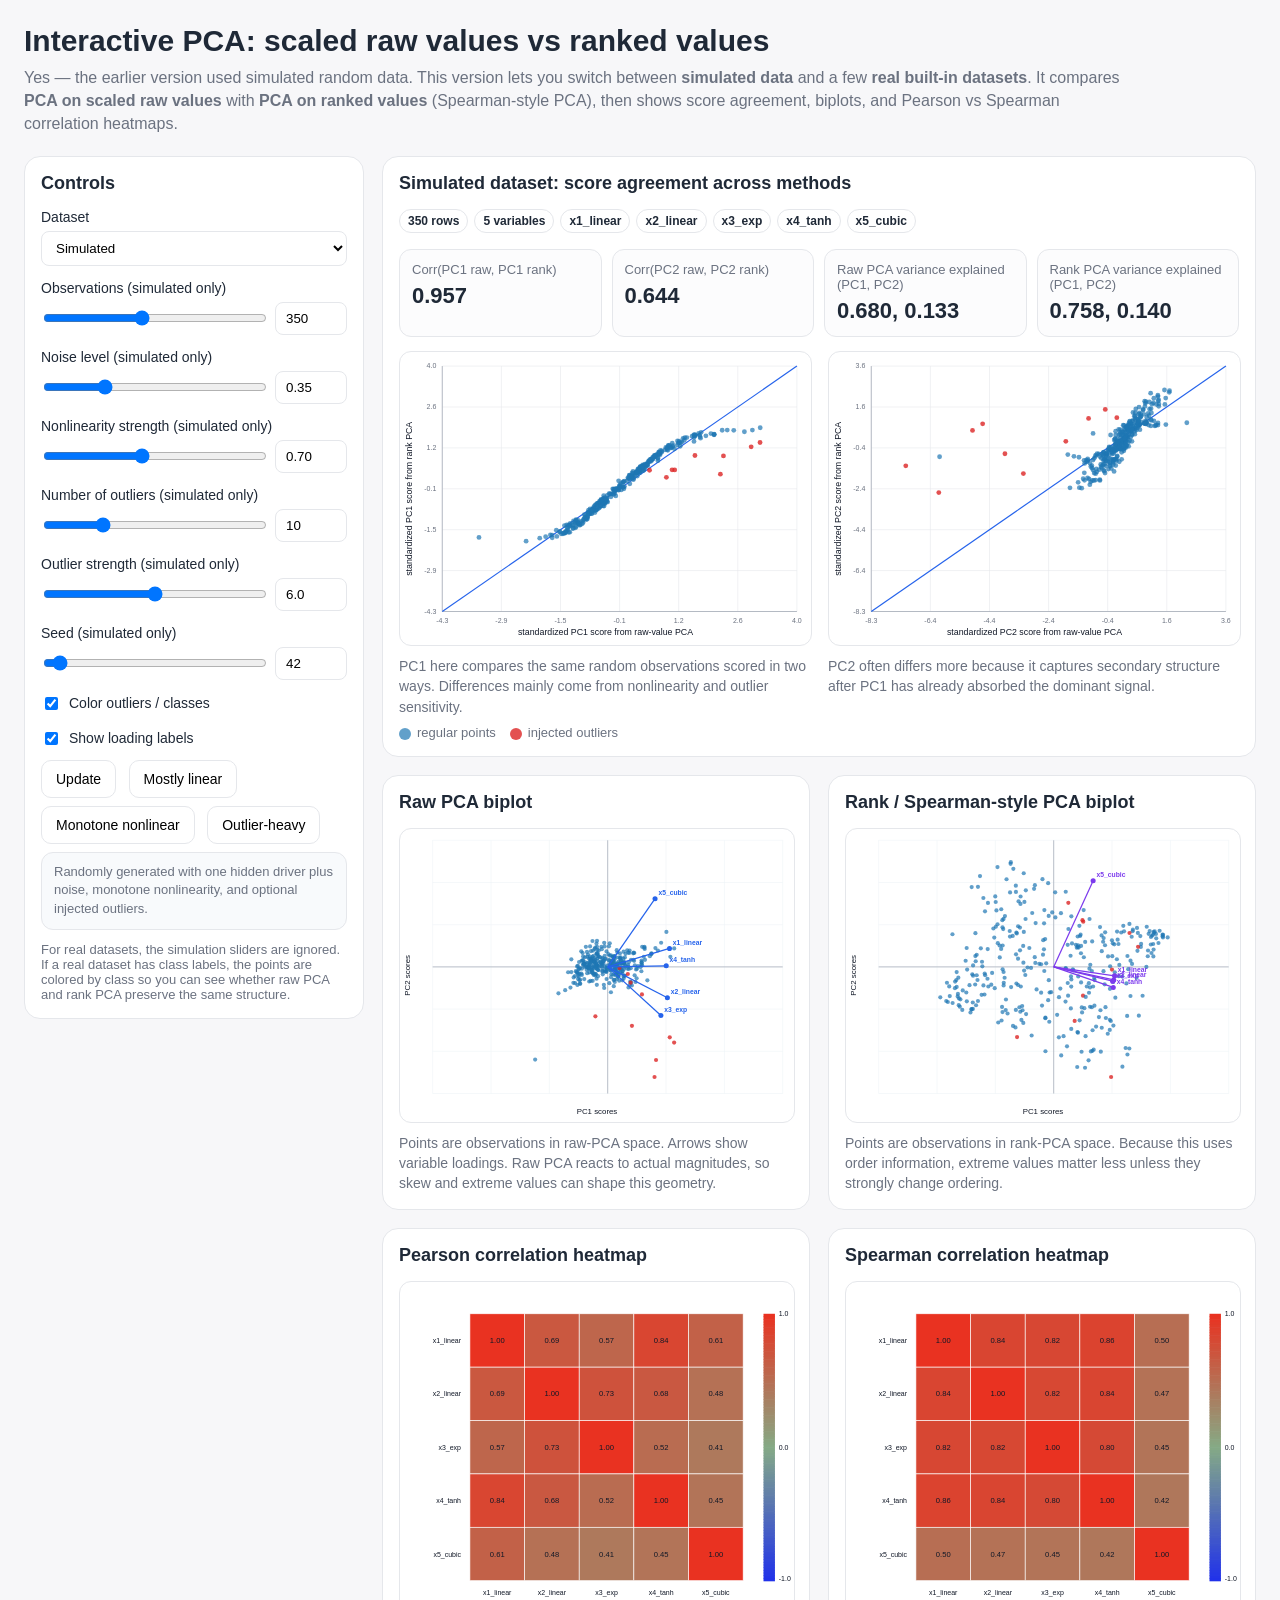
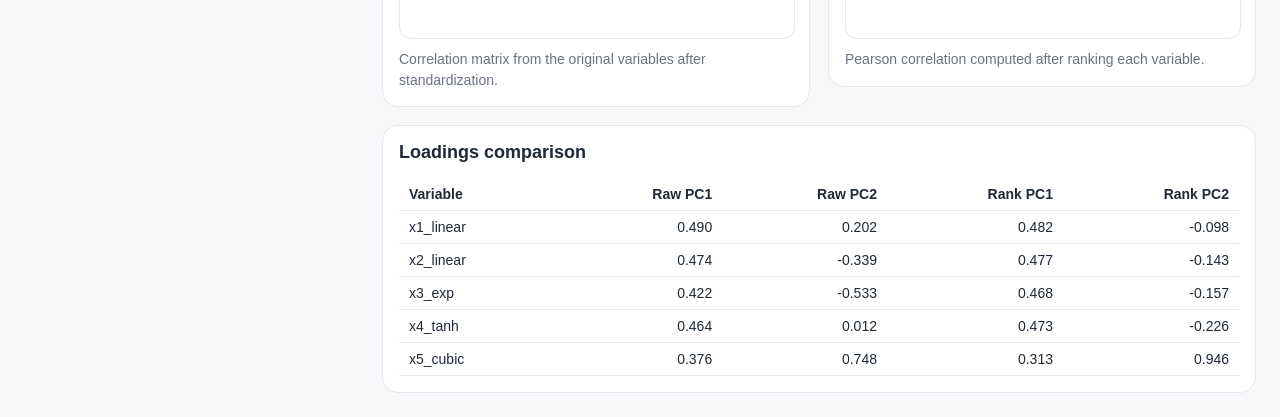
<file: app/v4/reference/full_reference.html>
<!DOCTYPE html>
<html lang="en">
<head>
  <meta charset="UTF-8" />
  <meta name="viewport" content="width=device-width, initial-scale=1.0" />
  <title>Interactive PCA: Raw vs Rank with Real Data</title>
  <style>
    :root {
      --bg: #f7f7f9;
      --card: #ffffff;
      --text: #1f2937;
      --muted: #6b7280;
      --border: #e5e7eb;
      --accent: #2563eb;
      --accent2: #7c3aed;
      --danger: #dc2626;
      --green: #059669;
      --orange: #d97706;
    }
    body {
      margin: 0;
      font-family: Arial, Helvetica, sans-serif;
      background: var(--bg);
      color: var(--text);
    }
    .wrap {
      max-width: 1380px;
      margin: 0 auto;
      padding: 24px;
      box-sizing: border-box;
    }
    h1 {
      margin: 0 0 8px 0;
      font-size: 30px;
    }
    .sub {
      color: var(--muted);
      margin-bottom: 20px;
      line-height: 1.45;
      max-width: 1100px;
    }
    .grid {
      display: grid;
      grid-template-columns: 340px 1fr;
      gap: 18px;
      align-items: start;
    }
    .main-grid {
      display: grid;
      grid-template-columns: 1fr 1fr;
      gap: 18px;
      align-items: start;
    }
    .full {
      grid-column: 1 / -1;
    }
    .card {
      background: var(--card);
      border: 1px solid var(--border);
      border-radius: 16px;
      padding: 16px;
      box-sizing: border-box;
    }
    .controls h2, .viz h2, .table-card h2 {
      margin-top: 0;
      font-size: 18px;
    }
    .control {
      margin-bottom: 14px;
    }
    .control label {
      display: block;
      font-size: 14px;
      margin-bottom: 6px;
    }
    .control .row {
      display: grid;
      grid-template-columns: 1fr 72px;
      gap: 10px;
      align-items: center;
    }
    input[type="range"], input[type="number"], select {
      width: 100%;
      box-sizing: border-box;
    }
    input[type="number"], select {
      padding: 8px 10px;
      border-radius: 8px;
      border: 1px solid var(--border);
      background: white;
    }
    button {
      border: 1px solid var(--border);
      background: white;
      padding: 10px 14px;
      border-radius: 10px;
      cursor: pointer;
      margin-right: 8px;
      margin-bottom: 8px;
      font-size: 14px;
    }
    button:hover { background: #f3f4f6; }
    .stats {
      display: grid;
      grid-template-columns: repeat(4, 1fr);
      gap: 10px;
      margin-bottom: 14px;
    }
    .stat {
      border: 1px solid var(--border);
      border-radius: 12px;
      padding: 12px;
      background: #fcfcfd;
    }
    .stat .label {
      color: var(--muted);
      font-size: 13px;
      margin-bottom: 6px;
    }
    .stat .value {
      font-size: 22px;
      font-weight: 700;
    }
    svg {
      width: 100%;
      height: auto;
      display: block;
      background: white;
      border: 1px solid var(--border);
      border-radius: 12px;
    }
    .caption {
      margin-top: 10px;
      color: var(--muted);
      font-size: 14px;
      line-height: 1.45;
    }
    .toggle-row {
      display: flex;
      gap: 16px;
      align-items: center;
      flex-wrap: wrap;
      margin: 8px 0 12px;
      font-size: 14px;
    }
    .toggle-row label {
      display: flex;
      gap: 8px;
      align-items: center;
      cursor: pointer;
    }
    table {
      width: 100%;
      border-collapse: collapse;
      font-size: 14px;
    }
    th, td {
      padding: 8px 10px;
      border-bottom: 1px solid var(--border);
      text-align: right;
    }
    th:first-child, td:first-child {
      text-align: left;
    }
    .small {
      color: var(--muted);
      font-size: 13px;
    }
    .legend {
      display: flex;
      gap: 14px;
      align-items: center;
      flex-wrap: wrap;
      font-size: 13px;
      color: var(--muted);
      margin-top: 8px;
    }
    .swatch {
      width: 12px;
      height: 12px;
      border-radius: 50%;
      display: inline-block;
      margin-right: 6px;
      vertical-align: middle;
    }
    .pill {
      display: inline-block;
      padding: 4px 8px;
      border-radius: 999px;
      font-size: 12px;
      font-weight: 700;
      border: 1px solid var(--border);
      background: #fff;
      margin-right: 6px;
      margin-bottom: 6px;
    }
    .note {
      padding: 10px 12px;
      border-radius: 12px;
      background: #f8fafc;
      border: 1px solid var(--border);
      font-size: 13px;
      color: var(--muted);
      line-height: 1.45;
    }
    @media (max-width: 1100px) {
      .grid { grid-template-columns: 1fr; }
      .main-grid { grid-template-columns: 1fr; }
      .stats { grid-template-columns: 1fr 1fr; }
    }
    @media (max-width: 700px) {
      .stats { grid-template-columns: 1fr; }
    }
  </style>
</head>
<body>
  <div class="wrap">
    <h1>Interactive PCA: scaled raw values vs ranked values</h1>
    <div class="sub">
      Yes — the earlier version used simulated random data. This version lets you switch between <b>simulated data</b> and a few <b>real built-in datasets</b>.
      It compares <b>PCA on scaled raw values</b> with <b>PCA on ranked values</b> (Spearman-style PCA), then shows score agreement, biplots, and Pearson vs Spearman correlation heatmaps.
    </div>

    <div class="grid">
      <div class="card controls">
        <h2>Controls</h2>

        <div class="control">
          <label for="datasetMode">Dataset</label>
          <select id="datasetMode">
            <option value="simulated">Simulated</option>
            <option value="iris">Real: Iris</option>
            <option value="wine">Real: Wine</option>
            <option value="breast_cancer">Real: Breast Cancer Wisconsin</option>
          </select>
        </div>

        <div class="control">
          <label for="n">Observations (simulated only)</label>
          <div class="row">
            <input id="n" type="range" min="80" max="700" step="10" value="350" />
            <input id="n_num" type="number" min="80" max="700" step="10" value="350" />
          </div>
        </div>

        <div class="control">
          <label for="noise">Noise level (simulated only)</label>
          <div class="row">
            <input id="noise" type="range" min="0.05" max="1.20" step="0.05" value="0.35" />
            <input id="noise_num" type="number" min="0.05" max="1.20" step="0.05" value="0.35" />
          </div>
        </div>

        <div class="control">
          <label for="nonlinear">Nonlinearity strength (simulated only)</label>
          <div class="row">
            <input id="nonlinear" type="range" min="0.00" max="1.60" step="0.05" value="0.70" />
            <input id="nonlinear_num" type="number" min="0.00" max="1.60" step="0.05" value="0.70" />
          </div>
        </div>

        <div class="control">
          <label for="outliers">Number of outliers (simulated only)</label>
          <div class="row">
            <input id="outliers" type="range" min="0" max="40" step="1" value="10" />
            <input id="outliers_num" type="number" min="0" max="40" step="1" value="10" />
          </div>
        </div>

        <div class="control">
          <label for="outlierStrength">Outlier strength (simulated only)</label>
          <div class="row">
            <input id="outlierStrength" type="range" min="0.0" max="12.0" step="0.5" value="6.0" />
            <input id="outlierStrength_num" type="number" min="0.0" max="12.0" step="0.5" value="6.0" />
          </div>
        </div>

        <div class="control">
          <label for="seed">Seed (simulated only)</label>
          <div class="row">
            <input id="seed" type="range" min="1" max="999" step="1" value="42" />
            <input id="seed_num" type="number" min="1" max="999" step="1" value="42" />
          </div>
        </div>

        <div class="toggle-row">
          <label><input id="colorSpecial" type="checkbox" checked /> Color outliers / classes</label>
          <label><input id="showLabels" type="checkbox" checked /> Show loading labels</label>
        </div>

        <button id="rerun">Update</button>
        <button id="presetLinear">Mostly linear</button>
        <button id="presetNonlinear">Monotone nonlinear</button>
        <button id="presetOutliers">Outlier-heavy</button>

        <div class="note" id="datasetNote">
          Simulated mode creates random data with one hidden driver, noise, nonlinearity, and optional outliers.
        </div>

        <div class="small" style="margin-top:12px;">
          For real datasets, the simulation sliders are ignored. If a real dataset has class labels, the points are colored by class so you can see whether raw PCA and rank PCA preserve the same structure.
        </div>
      </div>

      <div class="main-grid">
        <div class="card viz full">
          <h2 id="activeTitle">Score agreement across methods</h2>
          <div id="metaPills" style="margin-bottom:10px;"></div>
          <div class="stats">
            <div class="stat">
              <div class="label">Corr(PC1 raw, PC1 rank)</div>
              <div class="value" id="corrPC1Val">—</div>
            </div>
            <div class="stat">
              <div class="label">Corr(PC2 raw, PC2 rank)</div>
              <div class="value" id="corrPC2Val">—</div>
            </div>
            <div class="stat">
              <div class="label">Raw PCA variance explained (PC1, PC2)</div>
              <div class="value" id="rawVarVal">—</div>
            </div>
            <div class="stat">
              <div class="label">Rank PCA variance explained (PC1, PC2)</div>
              <div class="value" id="rankVarVal">—</div>
            </div>
          </div>
          <div class="main-grid">
            <div>
              <svg id="scatterPC1" viewBox="0 0 700 500"></svg>
              <div class="caption" id="captionPC1"></div>
            </div>
            <div>
              <svg id="scatterPC2" viewBox="0 0 700 500"></svg>
              <div class="caption" id="captionPC2"></div>
            </div>
          </div>
          <div class="legend" id="legendRow"></div>
        </div>

        <div class="card viz">
          <h2>Raw PCA biplot</h2>
          <svg id="biplotRaw" viewBox="0 0 700 520"></svg>
          <div class="caption" id="captionRawBiplot"></div>
        </div>

        <div class="card viz">
          <h2>Rank / Spearman-style PCA biplot</h2>
          <svg id="biplotRank" viewBox="0 0 700 520"></svg>
          <div class="caption" id="captionRankBiplot"></div>
        </div>

        <div class="card viz">
          <h2>Pearson correlation heatmap</h2>
          <svg id="heatPearson" viewBox="0 0 620 560"></svg>
          <div class="caption">Correlation matrix from the original variables after standardization.</div>
        </div>

        <div class="card viz">
          <h2>Spearman correlation heatmap</h2>
          <svg id="heatSpearman" viewBox="0 0 620 560"></svg>
          <div class="caption">Pearson correlation computed after ranking each variable.</div>
        </div>

        <div class="card table-card full">
          <h2>Loadings comparison</h2>
          <table id="loadingsTable">
            <thead>
              <tr>
                <th>Variable</th>
                <th>Raw PC1</th>
                <th>Raw PC2</th>
                <th>Rank PC1</th>
                <th>Rank PC2</th>
              </tr>
            </thead>
            <tbody></tbody>
          </table>
        </div>
      </div>
    </div>
  </div>

<script>
(function() {
  const REAL_DATASETS = {"iris": {"name": "Iris", "columns": ["sepal length (cm)", "sepal width (cm)", "petal length (cm)", "petal width (cm)"], "data": [[5.1, 3.5, 1.4, 0.2], [4.9, 3.0, 1.4, 0.2], [4.7, 3.2, 1.3, 0.2], [4.6, 3.1, 1.5, 0.2], [5.0, 3.6, 1.4, 0.2], [5.4, 3.9, 1.7, 0.4], [4.6, 3.4, 1.4, 0.3], [5.0, 3.4, 1.5, 0.2], [4.4, 2.9, 1.4, 0.2], [4.9, 3.1, 1.5, 0.1], [5.4, 3.7, 1.5, 0.2], [4.8, 3.4, 1.6, 0.2], [4.8, 3.0, 1.4, 0.1], [4.3, 3.0, 1.1, 0.1], [5.8, 4.0, 1.2, 0.2], [5.7, 4.4, 1.5, 0.4], [5.4, 3.9, 1.3, 0.4], [5.1, 3.5, 1.4, 0.3], [5.7, 3.8, 1.7, 0.3], [5.1, 3.8, 1.5, 0.3], [5.4, 3.4, 1.7, 0.2], [5.1, 3.7, 1.5, 0.4], [4.6, 3.6, 1.0, 0.2], [5.1, 3.3, 1.7, 0.5], [4.8, 3.4, 1.9, 0.2], [5.0, 3.0, 1.6, 0.2], [5.0, 3.4, 1.6, 0.4], [5.2, 3.5, 1.5, 0.2], [5.2, 3.4, 1.4, 0.2], [4.7, 3.2, 1.6, 0.2], [4.8, 3.1, 1.6, 0.2], [5.4, 3.4, 1.5, 0.4], [5.2, 4.1, 1.5, 0.1], [5.5, 4.2, 1.4, 0.2], [4.9, 3.1, 1.5, 0.2], [5.0, 3.2, 1.2, 0.2], [5.5, 3.5, 1.3, 0.2], [4.9, 3.6, 1.4, 0.1], [4.4, 3.0, 1.3, 0.2], [5.1, 3.4, 1.5, 0.2], [5.0, 3.5, 1.3, 0.3], [4.5, 2.3, 1.3, 0.3], [4.4, 3.2, 1.3, 0.2], [5.0, 3.5, 1.6, 0.6], [5.1, 3.8, 1.9, 0.4], [4.8, 3.0, 1.4, 0.3], [5.1, 3.8, 1.6, 0.2], [4.6, 3.2, 1.4, 0.2], [5.3, 3.7, 1.5, 0.2], [5.0, 3.3, 1.4, 0.2], [7.0, 3.2, 4.7, 1.4], [6.4, 3.2, 4.5, 1.5], [6.9, 3.1, 4.9, 1.5], [5.5, 2.3, 4.0, 1.3], [6.5, 2.8, 4.6, 1.5], [5.7, 2.8, 4.5, 1.3], [6.3, 3.3, 4.7, 1.6], [4.9, 2.4, 3.3, 1.0], [6.6, 2.9, 4.6, 1.3], [5.2, 2.7, 3.9, 1.4], [5.0, 2.0, 3.5, 1.0], [5.9, 3.0, 4.2, 1.5], [6.0, 2.2, 4.0, 1.0], [6.1, 2.9, 4.7, 1.4], [5.6, 2.9, 3.6, 1.3], [6.7, 3.1, 4.4, 1.4], [5.6, 3.0, 4.5, 1.5], [5.8, 2.7, 4.1, 1.0], [6.2, 2.2, 4.5, 1.5], [5.6, 2.5, 3.9, 1.1], [5.9, 3.2, 4.8, 1.8], [6.1, 2.8, 4.0, 1.3], [6.3, 2.5, 4.9, 1.5], [6.1, 2.8, 4.7, 1.2], [6.4, 2.9, 4.3, 1.3], [6.6, 3.0, 4.4, 1.4], [6.8, 2.8, 4.8, 1.4], [6.7, 3.0, 5.0, 1.7], [6.0, 2.9, 4.5, 1.5], [5.7, 2.6, 3.5, 1.0], [5.5, 2.4, 3.8, 1.1], [5.5, 2.4, 3.7, 1.0], [5.8, 2.7, 3.9, 1.2], [6.0, 2.7, 5.1, 1.6], [5.4, 3.0, 4.5, 1.5], [6.0, 3.4, 4.5, 1.6], [6.7, 3.1, 4.7, 1.5], [6.3, 2.3, 4.4, 1.3], [5.6, 3.0, 4.1, 1.3], [5.5, 2.5, 4.0, 1.3], [5.5, 2.6, 4.4, 1.2], [6.1, 3.0, 4.6, 1.4], [5.8, 2.6, 4.0, 1.2], [5.0, 2.3, 3.3, 1.0], [5.6, 2.7, 4.2, 1.3], [5.7, 3.0, 4.2, 1.2], [5.7, 2.9, 4.2, 1.3], [6.2, 2.9, 4.3, 1.3], [5.1, 2.5, 3.0, 1.1], [5.7, 2.8, 4.1, 1.3], [6.3, 3.3, 6.0, 2.5], [5.8, 2.7, 5.1, 1.9], [7.1, 3.0, 5.9, 2.1], [6.3, 2.9, 5.6, 1.8], [6.5, 3.0, 5.8, 2.2], [7.6, 3.0, 6.6, 2.1], [4.9, 2.5, 4.5, 1.7], [7.3, 2.9, 6.3, 1.8], [6.7, 2.5, 5.8, 1.8], [7.2, 3.6, 6.1, 2.5], [6.5, 3.2, 5.1, 2.0], [6.4, 2.7, 5.3, 1.9], [6.8, 3.0, 5.5, 2.1], [5.7, 2.5, 5.0, 2.0], [5.8, 2.8, 5.1, 2.4], [6.4, 3.2, 5.3, 2.3], [6.5, 3.0, 5.5, 1.8], [7.7, 3.8, 6.7, 2.2], [7.7, 2.6, 6.9, 2.3], [6.0, 2.2, 5.0, 1.5], [6.9, 3.2, 5.7, 2.3], [5.6, 2.8, 4.9, 2.0], [7.7, 2.8, 6.7, 2.0], [6.3, 2.7, 4.9, 1.8], [6.7, 3.3, 5.7, 2.1], [7.2, 3.2, 6.0, 1.8], [6.2, 2.8, 4.8, 1.8], [6.1, 3.0, 4.9, 1.8], [6.4, 2.8, 5.6, 2.1], [7.2, 3.0, 5.8, 1.6], [7.4, 2.8, 6.1, 1.9], [7.9, 3.8, 6.4, 2.0], [6.4, 2.8, 5.6, 2.2], [6.3, 2.8, 5.1, 1.5], [6.1, 2.6, 5.6, 1.4], [7.7, 3.0, 6.1, 2.3], [6.3, 3.4, 5.6, 2.4], [6.4, 3.1, 5.5, 1.8], [6.0, 3.0, 4.8, 1.8], [6.9, 3.1, 5.4, 2.1], [6.7, 3.1, 5.6, 2.4], [6.9, 3.1, 5.1, 2.3], [5.8, 2.7, 5.1, 1.9], [6.8, 3.2, 5.9, 2.3], [6.7, 3.3, 5.7, 2.5], [6.7, 3.0, 5.2, 2.3], [6.3, 2.5, 5.0, 1.9], [6.5, 3.0, 5.2, 2.0], [6.2, 3.4, 5.4, 2.3], [5.9, 3.0, 5.1, 1.8]], "target": [0, 0, 0, 0, 0, 0, 0, 0, 0, 0, 0, 0, 0, 0, 0, 0, 0, 0, 0, 0, 0, 0, 0, 0, 0, 0, 0, 0, 0, 0, 0, 0, 0, 0, 0, 0, 0, 0, 0, 0, 0, 0, 0, 0, 0, 0, 0, 0, 0, 0, 1, 1, 1, 1, 1, 1, 1, 1, 1, 1, 1, 1, 1, 1, 1, 1, 1, 1, 1, 1, 1, 1, 1, 1, 1, 1, 1, 1, 1, 1, 1, 1, 1, 1, 1, 1, 1, 1, 1, 1, 1, 1, 1, 1, 1, 1, 1, 1, 1, 1, 2, 2, 2, 2, 2, 2, 2, 2, 2, 2, 2, 2, 2, 2, 2, 2, 2, 2, 2, 2, 2, 2, 2, 2, 2, 2, 2, 2, 2, 2, 2, 2, 2, 2, 2, 2, 2, 2, 2, 2, 2, 2, 2, 2, 2, 2, 2, 2, 2, 2], "target_names": ["setosa", "versicolor", "virginica"]}, "wine": {"name": "Wine", "columns": ["alcohol", "malic_acid", "ash", "alcalinity_of_ash", "magnesium", "total_phenols", "flavanoids", "nonflavanoid_phenols"], "data": [[14.23, 1.71, 2.43, 15.6, 127.0, 2.8, 3.06, 0.28], [13.2, 1.78, 2.14, 11.2, 100.0, 2.65, 2.76, 0.26], [13.16, 2.36, 2.67, 18.6, 101.0, 2.8, 3.24, 0.3], [14.37, 1.95, 2.5, 16.8, 113.0, 3.85, 3.49, 0.24], [13.24, 2.59, 2.87, 21.0, 118.0, 2.8, 2.69, 0.39], [14.2, 1.76, 2.45, 15.2, 112.0, 3.27, 3.39, 0.34], [14.39, 1.87, 2.45, 14.6, 96.0, 2.5, 2.52, 0.3], [14.06, 2.15, 2.61, 17.6, 121.0, 2.6, 2.51, 0.31], [14.83, 1.64, 2.17, 14.0, 97.0, 2.8, 2.98, 0.29], [13.86, 1.35, 2.27, 16.0, 98.0, 2.98, 3.15, 0.22], [14.1, 2.16, 2.3, 18.0, 105.0, 2.95, 3.32, 0.22], [14.12, 1.48, 2.32, 16.8, 95.0, 2.2, 2.43, 0.26], [13.75, 1.73, 2.41, 16.0, 89.0, 2.6, 2.76, 0.29], [14.75, 1.73, 2.39, 11.4, 91.0, 3.1, 3.69, 0.43], [14.38, 1.87, 2.38, 12.0, 102.0, 3.3, 3.64, 0.29], [13.63, 1.81, 2.7, 17.2, 112.0, 2.85, 2.91, 0.3], [14.3, 1.92, 2.72, 20.0, 120.0, 2.8, 3.14, 0.33], [13.83, 1.57, 2.62, 20.0, 115.0, 2.95, 3.4, 0.4], [14.19, 1.59, 2.48, 16.5, 108.0, 3.3, 3.93, 0.32], [13.64, 3.1, 2.56, 15.2, 116.0, 2.7, 3.03, 0.17], [14.06, 1.63, 2.28, 16.0, 126.0, 3.0, 3.17, 0.24], [12.93, 3.8, 2.65, 18.6, 102.0, 2.41, 2.41, 0.25], [13.71, 1.86, 2.36, 16.6, 101.0, 2.61, 2.88, 0.27], [12.85, 1.6, 2.52, 17.8, 95.0, 2.48, 2.37, 0.26], [13.5, 1.81, 2.61, 20.0, 96.0, 2.53, 2.61, 0.28], [13.05, 2.05, 3.22, 25.0, 124.0, 2.63, 2.68, 0.47], [13.39, 1.77, 2.62, 16.1, 93.0, 2.85, 2.94, 0.34], [13.3, 1.72, 2.14, 17.0, 94.0, 2.4, 2.19, 0.27], [13.87, 1.9, 2.8, 19.4, 107.0, 2.95, 2.97, 0.37], [14.02, 1.68, 2.21, 16.0, 96.0, 2.65, 2.33, 0.26], [13.73, 1.5, 2.7, 22.5, 101.0, 3.0, 3.25, 0.29], [13.58, 1.66, 2.36, 19.1, 106.0, 2.86, 3.19, 0.22], [13.68, 1.83, 2.36, 17.2, 104.0, 2.42, 2.69, 0.42], [13.76, 1.53, 2.7, 19.5, 132.0, 2.95, 2.74, 0.5], [13.51, 1.8, 2.65, 19.0, 110.0, 2.35, 2.53, 0.29], [13.48, 1.81, 2.41, 20.5, 100.0, 2.7, 2.98, 0.26], [13.28, 1.64, 2.84, 15.5, 110.0, 2.6, 2.68, 0.34], [13.05, 1.65, 2.55, 18.0, 98.0, 2.45, 2.43, 0.29], [13.07, 1.5, 2.1, 15.5, 98.0, 2.4, 2.64, 0.28], [14.22, 3.99, 2.51, 13.2, 128.0, 3.0, 3.04, 0.2], [13.56, 1.71, 2.31, 16.2, 117.0, 3.15, 3.29, 0.34], [13.41, 3.84, 2.12, 18.8, 90.0, 2.45, 2.68, 0.27], [13.88, 1.89, 2.59, 15.0, 101.0, 3.25, 3.56, 0.17], [13.24, 3.98, 2.29, 17.5, 103.0, 2.64, 2.63, 0.32], [13.05, 1.77, 2.1, 17.0, 107.0, 3.0, 3.0, 0.28], [14.21, 4.04, 2.44, 18.9, 111.0, 2.85, 2.65, 0.3], [14.38, 3.59, 2.28, 16.0, 102.0, 3.25, 3.17, 0.27], [13.9, 1.68, 2.12, 16.0, 101.0, 3.1, 3.39, 0.21], [14.1, 2.02, 2.4, 18.8, 103.0, 2.75, 2.92, 0.32], [13.94, 1.73, 2.27, 17.4, 108.0, 2.88, 3.54, 0.32], [13.05, 1.73, 2.04, 12.4, 92.0, 2.72, 3.27, 0.17], [13.83, 1.65, 2.6, 17.2, 94.0, 2.45, 2.99, 0.22], [13.82, 1.75, 2.42, 14.0, 111.0, 3.88, 3.74, 0.32], [13.77, 1.9, 2.68, 17.1, 115.0, 3.0, 2.79, 0.39], [13.74, 1.67, 2.25, 16.4, 118.0, 2.6, 2.9, 0.21], [13.56, 1.73, 2.46, 20.5, 116.0, 2.96, 2.78, 0.2], [14.22, 1.7, 2.3, 16.3, 118.0, 3.2, 3.0, 0.26], [13.29, 1.97, 2.68, 16.8, 102.0, 3.0, 3.23, 0.31], [13.72, 1.43, 2.5, 16.7, 108.0, 3.4, 3.67, 0.19], [12.37, 0.94, 1.36, 10.6, 88.0, 1.98, 0.57, 0.28], [12.33, 1.1, 2.28, 16.0, 101.0, 2.05, 1.09, 0.63], [12.64, 1.36, 2.02, 16.8, 100.0, 2.02, 1.41, 0.53], [13.67, 1.25, 1.92, 18.0, 94.0, 2.1, 1.79, 0.32], [12.37, 1.13, 2.16, 19.0, 87.0, 3.5, 3.1, 0.19], [12.17, 1.45, 2.53, 19.0, 104.0, 1.89, 1.75, 0.45], [12.37, 1.21, 2.56, 18.1, 98.0, 2.42, 2.65, 0.37], [13.11, 1.01, 1.7, 15.0, 78.0, 2.98, 3.18, 0.26], [12.37, 1.17, 1.92, 19.6, 78.0, 2.11, 2.0, 0.27], [13.34, 0.94, 2.36, 17.0, 110.0, 2.53, 1.3, 0.55], [12.21, 1.19, 1.75, 16.8, 151.0, 1.85, 1.28, 0.14], [12.29, 1.61, 2.21, 20.4, 103.0, 1.1, 1.02, 0.37], [13.86, 1.51, 2.67, 25.0, 86.0, 2.95, 2.86, 0.21], [13.49, 1.66, 2.24, 24.0, 87.0, 1.88, 1.84, 0.27], [12.99, 1.67, 2.6, 30.0, 139.0, 3.3, 2.89, 0.21], [11.96, 1.09, 2.3, 21.0, 101.0, 3.38, 2.14, 0.13], [11.66, 1.88, 1.92, 16.0, 97.0, 1.61, 1.57, 0.34], [13.03, 0.9, 1.71, 16.0, 86.0, 1.95, 2.03, 0.24], [11.84, 2.89, 2.23, 18.0, 112.0, 1.72, 1.32, 0.43], [12.33, 0.99, 1.95, 14.8, 136.0, 1.9, 1.85, 0.35], [12.7, 3.87, 2.4, 23.0, 101.0, 2.83, 2.55, 0.43], [12.0, 0.92, 2.0, 19.0, 86.0, 2.42, 2.26, 0.3], [12.72, 1.81, 2.2, 18.8, 86.0, 2.2, 2.53, 0.26], [12.08, 1.13, 2.51, 24.0, 78.0, 2.0, 1.58, 0.4], [13.05, 3.86, 2.32, 22.5, 85.0, 1.65, 1.59, 0.61], [11.84, 0.89, 2.58, 18.0, 94.0, 2.2, 2.21, 0.22], [12.67, 0.98, 2.24, 18.0, 99.0, 2.2, 1.94, 0.3], [12.16, 1.61, 2.31, 22.8, 90.0, 1.78, 1.69, 0.43], [11.65, 1.67, 2.62, 26.0, 88.0, 1.92, 1.61, 0.4], [11.64, 2.06, 2.46, 21.6, 84.0, 1.95, 1.69, 0.48], [12.08, 1.33, 2.3, 23.6, 70.0, 2.2, 1.59, 0.42], [12.08, 1.83, 2.32, 18.5, 81.0, 1.6, 1.5, 0.52], [12.0, 1.51, 2.42, 22.0, 86.0, 1.45, 1.25, 0.5], [12.69, 1.53, 2.26, 20.7, 80.0, 1.38, 1.46, 0.58], [12.29, 2.83, 2.22, 18.0, 88.0, 2.45, 2.25, 0.25], [11.62, 1.99, 2.28, 18.0, 98.0, 3.02, 2.26, 0.17], [12.47, 1.52, 2.2, 19.0, 162.0, 2.5, 2.27, 0.32], [11.81, 2.12, 2.74, 21.5, 134.0, 1.6, 0.99, 0.14], [12.29, 1.41, 1.98, 16.0, 85.0, 2.55, 2.5, 0.29], [12.37, 1.07, 2.1, 18.5, 88.0, 3.52, 3.75, 0.24], [12.29, 3.17, 2.21, 18.0, 88.0, 2.85, 2.99, 0.45], [12.08, 2.08, 1.7, 17.5, 97.0, 2.23, 2.17, 0.26], [12.6, 1.34, 1.9, 18.5, 88.0, 1.45, 1.36, 0.29], [12.34, 2.45, 2.46, 21.0, 98.0, 2.56, 2.11, 0.34], [11.82, 1.72, 1.88, 19.5, 86.0, 2.5, 1.64, 0.37], [12.51, 1.73, 1.98, 20.5, 85.0, 2.2, 1.92, 0.32], [12.42, 2.55, 2.27, 22.0, 90.0, 1.68, 1.84, 0.66], [12.25, 1.73, 2.12, 19.0, 80.0, 1.65, 2.03, 0.37], [12.72, 1.75, 2.28, 22.5, 84.0, 1.38, 1.76, 0.48], [12.22, 1.29, 1.94, 19.0, 92.0, 2.36, 2.04, 0.39], [11.61, 1.35, 2.7, 20.0, 94.0, 2.74, 2.92, 0.29], [11.46, 3.74, 1.82, 19.5, 107.0, 3.18, 2.58, 0.24], [12.52, 2.43, 2.17, 21.0, 88.0, 2.55, 2.27, 0.26], [11.76, 2.68, 2.92, 20.0, 103.0, 1.75, 2.03, 0.6], [11.41, 0.74, 2.5, 21.0, 88.0, 2.48, 2.01, 0.42], [12.08, 1.39, 2.5, 22.5, 84.0, 2.56, 2.29, 0.43], [11.03, 1.51, 2.2, 21.5, 85.0, 2.46, 2.17, 0.52], [11.82, 1.47, 1.99, 20.8, 86.0, 1.98, 1.6, 0.3], [12.42, 1.61, 2.19, 22.5, 108.0, 2.0, 2.09, 0.34], [12.77, 3.43, 1.98, 16.0, 80.0, 1.63, 1.25, 0.43], [12.0, 3.43, 2.0, 19.0, 87.0, 2.0, 1.64, 0.37], [11.45, 2.4, 2.42, 20.0, 96.0, 2.9, 2.79, 0.32], [11.56, 2.05, 3.23, 28.5, 119.0, 3.18, 5.08, 0.47], [12.42, 4.43, 2.73, 26.5, 102.0, 2.2, 2.13, 0.43], [13.05, 5.8, 2.13, 21.5, 86.0, 2.62, 2.65, 0.3], [11.87, 4.31, 2.39, 21.0, 82.0, 2.86, 3.03, 0.21], [12.07, 2.16, 2.17, 21.0, 85.0, 2.6, 2.65, 0.37], [12.43, 1.53, 2.29, 21.5, 86.0, 2.74, 3.15, 0.39], [11.79, 2.13, 2.78, 28.5, 92.0, 2.13, 2.24, 0.58], [12.37, 1.63, 2.3, 24.5, 88.0, 2.22, 2.45, 0.4], [12.04, 4.3, 2.38, 22.0, 80.0, 2.1, 1.75, 0.42], [12.86, 1.35, 2.32, 18.0, 122.0, 1.51, 1.25, 0.21], [12.88, 2.99, 2.4, 20.0, 104.0, 1.3, 1.22, 0.24], [12.81, 2.31, 2.4, 24.0, 98.0, 1.15, 1.09, 0.27], [12.7, 3.55, 2.36, 21.5, 106.0, 1.7, 1.2, 0.17], [12.51, 1.24, 2.25, 17.5, 85.0, 2.0, 0.58, 0.6], [12.6, 2.46, 2.2, 18.5, 94.0, 1.62, 0.66, 0.63], [12.25, 4.72, 2.54, 21.0, 89.0, 1.38, 0.47, 0.53], [12.53, 5.51, 2.64, 25.0, 96.0, 1.79, 0.6, 0.63], [13.49, 3.59, 2.19, 19.5, 88.0, 1.62, 0.48, 0.58], [12.84, 2.96, 2.61, 24.0, 101.0, 2.32, 0.6, 0.53], [12.93, 2.81, 2.7, 21.0, 96.0, 1.54, 0.5, 0.53], [13.36, 2.56, 2.35, 20.0, 89.0, 1.4, 0.5, 0.37], [13.52, 3.17, 2.72, 23.5, 97.0, 1.55, 0.52, 0.5], [13.62, 4.95, 2.35, 20.0, 92.0, 2.0, 0.8, 0.47], [12.25, 3.88, 2.2, 18.5, 112.0, 1.38, 0.78, 0.29], [13.16, 3.57, 2.15, 21.0, 102.0, 1.5, 0.55, 0.43], [13.88, 5.04, 2.23, 20.0, 80.0, 0.98, 0.34, 0.4], [12.87, 4.61, 2.48, 21.5, 86.0, 1.7, 0.65, 0.47], [13.32, 3.24, 2.38, 21.5, 92.0, 1.93, 0.76, 0.45], [13.08, 3.9, 2.36, 21.5, 113.0, 1.41, 1.39, 0.34], [13.5, 3.12, 2.62, 24.0, 123.0, 1.4, 1.57, 0.22], [12.79, 2.67, 2.48, 22.0, 112.0, 1.48, 1.36, 0.24], [13.11, 1.9, 2.75, 25.5, 116.0, 2.2, 1.28, 0.26], [13.23, 3.3, 2.28, 18.5, 98.0, 1.8, 0.83, 0.61], [12.58, 1.29, 2.1, 20.0, 103.0, 1.48, 0.58, 0.53], [13.17, 5.19, 2.32, 22.0, 93.0, 1.74, 0.63, 0.61], [13.84, 4.12, 2.38, 19.5, 89.0, 1.8, 0.83, 0.48], [12.45, 3.03, 2.64, 27.0, 97.0, 1.9, 0.58, 0.63], [14.34, 1.68, 2.7, 25.0, 98.0, 2.8, 1.31, 0.53], [13.48, 1.67, 2.64, 22.5, 89.0, 2.6, 1.1, 0.52], [12.36, 3.83, 2.38, 21.0, 88.0, 2.3, 0.92, 0.5], [13.69, 3.26, 2.54, 20.0, 107.0, 1.83, 0.56, 0.5], [12.85, 3.27, 2.58, 22.0, 106.0, 1.65, 0.6, 0.6], [12.96, 3.45, 2.35, 18.5, 106.0, 1.39, 0.7, 0.4], [13.78, 2.76, 2.3, 22.0, 90.0, 1.35, 0.68, 0.41], [13.73, 4.36, 2.26, 22.5, 88.0, 1.28, 0.47, 0.52], [13.45, 3.7, 2.6, 23.0, 111.0, 1.7, 0.92, 0.43], [12.82, 3.37, 2.3, 19.5, 88.0, 1.48, 0.66, 0.4], [13.58, 2.58, 2.69, 24.5, 105.0, 1.55, 0.84, 0.39], [13.4, 4.6, 2.86, 25.0, 112.0, 1.98, 0.96, 0.27], [12.2, 3.03, 2.32, 19.0, 96.0, 1.25, 0.49, 0.4], [12.77, 2.39, 2.28, 19.5, 86.0, 1.39, 0.51, 0.48], [14.16, 2.51, 2.48, 20.0, 91.0, 1.68, 0.7, 0.44], [13.71, 5.65, 2.45, 20.5, 95.0, 1.68, 0.61, 0.52], [13.4, 3.91, 2.48, 23.0, 102.0, 1.8, 0.75, 0.43], [13.27, 4.28, 2.26, 20.0, 120.0, 1.59, 0.69, 0.43], [13.17, 2.59, 2.37, 20.0, 120.0, 1.65, 0.68, 0.53], [14.13, 4.1, 2.74, 24.5, 96.0, 2.05, 0.76, 0.56]], "target": [0, 0, 0, 0, 0, 0, 0, 0, 0, 0, 0, 0, 0, 0, 0, 0, 0, 0, 0, 0, 0, 0, 0, 0, 0, 0, 0, 0, 0, 0, 0, 0, 0, 0, 0, 0, 0, 0, 0, 0, 0, 0, 0, 0, 0, 0, 0, 0, 0, 0, 0, 0, 0, 0, 0, 0, 0, 0, 0, 1, 1, 1, 1, 1, 1, 1, 1, 1, 1, 1, 1, 1, 1, 1, 1, 1, 1, 1, 1, 1, 1, 1, 1, 1, 1, 1, 1, 1, 1, 1, 1, 1, 1, 1, 1, 1, 1, 1, 1, 1, 1, 1, 1, 1, 1, 1, 1, 1, 1, 1, 1, 1, 1, 1, 1, 1, 1, 1, 1, 1, 1, 1, 1, 1, 1, 1, 1, 1, 1, 1, 2, 2, 2, 2, 2, 2, 2, 2, 2, 2, 2, 2, 2, 2, 2, 2, 2, 2, 2, 2, 2, 2, 2, 2, 2, 2, 2, 2, 2, 2, 2, 2, 2, 2, 2, 2, 2, 2, 2, 2, 2, 2, 2, 2, 2, 2, 2, 2], "target_names": ["class_0", "class_1", "class_2"]}, "breast_cancer": {"name": "Breast Cancer Wisconsin", "columns": ["mean radius", "mean texture", "mean perimeter", "mean area", "mean smoothness", "mean compactness", "mean concavity", "mean concave points"], "data": [[17.99, 10.38, 122.8, 1001.0, 0.1184, 0.2776, 0.3001, 0.1471], [20.57, 17.77, 132.9, 1326.0, 0.08474, 0.07864, 0.0869, 0.07017], [19.69, 21.25, 130.0, 1203.0, 0.1096, 0.1599, 0.1974, 0.1279], [11.42, 20.38, 77.58, 386.1, 0.1425, 0.2839, 0.2414, 0.1052], [20.29, 14.34, 135.1, 1297.0, 0.1003, 0.1328, 0.198, 0.1043], [12.45, 15.7, 82.57, 477.1, 0.1278, 0.17, 0.1578, 0.08089], [18.25, 19.98, 119.6, 1040.0, 0.09463, 0.109, 0.1127, 0.074], [13.71, 20.83, 90.2, 577.9, 0.1189, 0.1645, 0.09366, 0.05985], [13.0, 21.82, 87.5, 519.8, 0.1273, 0.1932, 0.1859, 0.09353], [12.46, 24.04, 83.97, 475.9, 0.1186, 0.2396, 0.2273, 0.08543], [16.02, 23.24, 102.7, 797.8, 0.08206, 0.06669, 0.03299, 0.03323], [15.78, 17.89, 103.6, 781.0, 0.0971, 0.1292, 0.09954, 0.06606], [19.17, 24.8, 132.4, 1123.0, 0.0974, 0.2458, 0.2065, 0.1118], [15.85, 23.95, 103.7, 782.7, 0.08401, 0.1002, 0.09938, 0.05364], [13.73, 22.61, 93.6, 578.3, 0.1131, 0.2293, 0.2128, 0.08025], [14.54, 27.54, 96.73, 658.8, 0.1139, 0.1595, 0.1639, 0.07364], [14.68, 20.13, 94.74, 684.5, 0.09867, 0.072, 0.07395, 0.05259], [16.13, 20.68, 108.1, 798.8, 0.117, 0.2022, 0.1722, 0.1028], [19.81, 22.15, 130.0, 1260.0, 0.09831, 0.1027, 0.1479, 0.09498], [13.54, 14.36, 87.46, 566.3, 0.09779, 0.08129, 0.06664, 0.04781], [13.08, 15.71, 85.63, 520.0, 0.1075, 0.127, 0.04568, 0.0311], [9.504, 12.44, 60.34, 273.9, 0.1024, 0.06492, 0.02956, 0.02076], [15.34, 14.26, 102.5, 704.4, 0.1073, 0.2135, 0.2077, 0.09756], [21.16, 23.04, 137.2, 1404.0, 0.09428, 0.1022, 0.1097, 0.08632], [16.65, 21.38, 110.0, 904.6, 0.1121, 0.1457, 0.1525, 0.0917], [17.14, 16.4, 116.0, 912.7, 0.1186, 0.2276, 0.2229, 0.1401], [14.58, 21.53, 97.41, 644.8, 0.1054, 0.1868, 0.1425, 0.08783], [18.61, 20.25, 122.1, 1094.0, 0.0944, 0.1066, 0.149, 0.07731], [15.3, 25.27, 102.4, 732.4, 0.1082, 0.1697, 0.1683, 0.08751], [17.57, 15.05, 115.0, 955.1, 0.09847, 0.1157, 0.09875, 0.07953], [18.63, 25.11, 124.8, 1088.0, 0.1064, 0.1887, 0.2319, 0.1244], [11.84, 18.7, 77.93, 440.6, 0.1109, 0.1516, 0.1218, 0.05182], [17.02, 23.98, 112.8, 899.3, 0.1197, 0.1496, 0.2417, 0.1203], [19.27, 26.47, 127.9, 1162.0, 0.09401, 0.1719, 0.1657, 0.07593], [16.13, 17.88, 107.0, 807.2, 0.104, 0.1559, 0.1354, 0.07752], [16.74, 21.59, 110.1, 869.5, 0.0961, 0.1336, 0.1348, 0.06018], [14.25, 21.72, 93.63, 633.0, 0.09823, 0.1098, 0.1319, 0.05598], [13.03, 18.42, 82.61, 523.8, 0.08983, 0.03766, 0.02562, 0.02923], [14.99, 25.2, 95.54, 698.8, 0.09387, 0.05131, 0.02398, 0.02899], [13.48, 20.82, 88.4, 559.2, 0.1016, 0.1255, 0.1063, 0.05439], [13.44, 21.58, 86.18, 563.0, 0.08162, 0.06031, 0.0311, 0.02031], [10.95, 21.35, 71.9, 371.1, 0.1227, 0.1218, 0.1044, 0.05669], [19.07, 24.81, 128.3, 1104.0, 0.09081, 0.219, 0.2107, 0.09961], [13.28, 20.28, 87.32, 545.2, 0.1041, 0.1436, 0.09847, 0.06158], [13.17, 21.81, 85.42, 531.5, 0.09714, 0.1047, 0.08259, 0.05252], [18.65, 17.6, 123.7, 1076.0, 0.1099, 0.1686, 0.1974, 0.1009], [8.196, 16.84, 51.71, 201.9, 0.086, 0.05943, 0.01588, 0.005917], [13.17, 18.66, 85.98, 534.6, 0.1158, 0.1231, 0.1226, 0.0734], [12.05, 14.63, 78.04, 449.3, 0.1031, 0.09092, 0.06592, 0.02749], [13.49, 22.3, 86.91, 561.0, 0.08752, 0.07698, 0.04751, 0.03384], [11.76, 21.6, 74.72, 427.9, 0.08637, 0.04966, 0.01657, 0.01115], [13.64, 16.34, 87.21, 571.8, 0.07685, 0.06059, 0.01857, 0.01723], [11.94, 18.24, 75.71, 437.6, 0.08261, 0.04751, 0.01972, 0.01349], [18.22, 18.7, 120.3, 1033.0, 0.1148, 0.1485, 0.1772, 0.106], [15.1, 22.02, 97.26, 712.8, 0.09056, 0.07081, 0.05253, 0.03334], [11.52, 18.75, 73.34, 409.0, 0.09524, 0.05473, 0.03036, 0.02278], [19.21, 18.57, 125.5, 1152.0, 0.1053, 0.1267, 0.1323, 0.08994], [14.71, 21.59, 95.55, 656.9, 0.1137, 0.1365, 0.1293, 0.08123], [13.05, 19.31, 82.61, 527.2, 0.0806, 0.03789, 0.000692, 0.004167], [8.618, 11.79, 54.34, 224.5, 0.09752, 0.05272, 0.02061, 0.007799], [10.17, 14.88, 64.55, 311.9, 0.1134, 0.08061, 0.01084, 0.0129], [8.598, 20.98, 54.66, 221.8, 0.1243, 0.08963, 0.03, 0.009259], [14.25, 22.15, 96.42, 645.7, 0.1049, 0.2008, 0.2135, 0.08653], [9.173, 13.86, 59.2, 260.9, 0.07721, 0.08751, 0.05988, 0.0218], [12.68, 23.84, 82.69, 499.0, 0.1122, 0.1262, 0.1128, 0.06873], [14.78, 23.94, 97.4, 668.3, 0.1172, 0.1479, 0.1267, 0.09029], [9.465, 21.01, 60.11, 269.4, 0.1044, 0.07773, 0.02172, 0.01504], [11.31, 19.04, 71.8, 394.1, 0.08139, 0.04701, 0.03709, 0.0223], [9.029, 17.33, 58.79, 250.5, 0.1066, 0.1413, 0.313, 0.04375], [12.78, 16.49, 81.37, 502.5, 0.09831, 0.05234, 0.03653, 0.02864], [18.94, 21.31, 123.6, 1130.0, 0.09009, 0.1029, 0.108, 0.07951], [8.888, 14.64, 58.79, 244.0, 0.09783, 0.1531, 0.08606, 0.02872], [17.2, 24.52, 114.2, 929.4, 0.1071, 0.183, 0.1692, 0.07944], [13.8, 15.79, 90.43, 584.1, 0.1007, 0.128, 0.07789, 0.05069], [12.31, 16.52, 79.19, 470.9, 0.09172, 0.06829, 0.03372, 0.02272], [16.07, 19.65, 104.1, 817.7, 0.09168, 0.08424, 0.09769, 0.06638], [13.53, 10.94, 87.91, 559.2, 0.1291, 0.1047, 0.06877, 0.06556], [18.05, 16.15, 120.2, 1006.0, 0.1065, 0.2146, 0.1684, 0.108], [20.18, 23.97, 143.7, 1245.0, 0.1286, 0.3454, 0.3754, 0.1604], [12.86, 18.0, 83.19, 506.3, 0.09934, 0.09546, 0.03889, 0.02315], [11.45, 20.97, 73.81, 401.5, 0.1102, 0.09362, 0.04591, 0.02233], [13.34, 15.86, 86.49, 520.0, 0.1078, 0.1535, 0.1169, 0.06987], [25.22, 24.91, 171.5, 1878.0, 0.1063, 0.2665, 0.3339, 0.1845], [19.1, 26.29, 129.1, 1132.0, 0.1215, 0.1791, 0.1937, 0.1469], [12.0, 15.65, 76.95, 443.3, 0.09723, 0.07165, 0.04151, 0.01863], [18.46, 18.52, 121.1, 1075.0, 0.09874, 0.1053, 0.1335, 0.08795], [14.48, 21.46, 94.25, 648.2, 0.09444, 0.09947, 0.1204, 0.04938], [19.02, 24.59, 122.0, 1076.0, 0.09029, 0.1206, 0.1468, 0.08271], [12.36, 21.8, 79.78, 466.1, 0.08772, 0.09445, 0.06015, 0.03745], [14.64, 15.24, 95.77, 651.9, 0.1132, 0.1339, 0.09966, 0.07064], [14.62, 24.02, 94.57, 662.7, 0.08974, 0.08606, 0.03102, 0.02957], [15.37, 22.76, 100.2, 728.2, 0.092, 0.1036, 0.1122, 0.07483], [13.27, 14.76, 84.74, 551.7, 0.07355, 0.05055, 0.03261, 0.02648], [13.45, 18.3, 86.6, 555.1, 0.1022, 0.08165, 0.03974, 0.0278], [15.06, 19.83, 100.3, 705.6, 0.1039, 0.1553, 0.17, 0.08815], [20.26, 23.03, 132.4, 1264.0, 0.09078, 0.1313, 0.1465, 0.08683], [12.18, 17.84, 77.79, 451.1, 0.1045, 0.07057, 0.0249, 0.02941], [9.787, 19.94, 62.11, 294.5, 0.1024, 0.05301, 0.006829, 0.007937], [11.6, 12.84, 74.34, 412.6, 0.08983, 0.07525, 0.04196, 0.0335], [14.42, 19.77, 94.48, 642.5, 0.09752, 0.1141, 0.09388, 0.05839], [13.61, 24.98, 88.05, 582.7, 0.09488, 0.08511, 0.08625, 0.04489], [6.981, 13.43, 43.79, 143.5, 0.117, 0.07568, 0.0, 0.0], [12.18, 20.52, 77.22, 458.7, 0.08013, 0.04038, 0.02383, 0.0177], [9.876, 19.4, 63.95, 298.3, 0.1005, 0.09697, 0.06154, 0.03029], [10.49, 19.29, 67.41, 336.1, 0.09989, 0.08578, 0.02995, 0.01201], [13.11, 15.56, 87.21, 530.2, 0.1398, 0.1765, 0.2071, 0.09601], [11.64, 18.33, 75.17, 412.5, 0.1142, 0.1017, 0.0707, 0.03485], [12.36, 18.54, 79.01, 466.7, 0.08477, 0.06815, 0.02643, 0.01921], [22.27, 19.67, 152.8, 1509.0, 0.1326, 0.2768, 0.4264, 0.1823], [11.34, 21.26, 72.48, 396.5, 0.08759, 0.06575, 0.05133, 0.01899], [9.777, 16.99, 62.5, 290.2, 0.1037, 0.08404, 0.04334, 0.01778], [12.63, 20.76, 82.15, 480.4, 0.09933, 0.1209, 0.1065, 0.06021], [14.26, 19.65, 97.83, 629.9, 0.07837, 0.2233, 0.3003, 0.07798], [10.51, 20.19, 68.64, 334.2, 0.1122, 0.1303, 0.06476, 0.03068], [8.726, 15.83, 55.84, 230.9, 0.115, 0.08201, 0.04132, 0.01924], [11.93, 21.53, 76.53, 438.6, 0.09768, 0.07849, 0.03328, 0.02008], [8.95, 15.76, 58.74, 245.2, 0.09462, 0.1243, 0.09263, 0.02308], [14.87, 16.67, 98.64, 682.5, 0.1162, 0.1649, 0.169, 0.08923], [15.78, 22.91, 105.7, 782.6, 0.1155, 0.1752, 0.2133, 0.09479], [17.95, 20.01, 114.2, 982.0, 0.08402, 0.06722, 0.07293, 0.05596], [11.41, 10.82, 73.34, 403.3, 0.09373, 0.06685, 0.03512, 0.02623], [18.66, 17.12, 121.4, 1077.0, 0.1054, 0.11, 0.1457, 0.08665], [24.25, 20.2, 166.2, 1761.0, 0.1447, 0.2867, 0.4268, 0.2012], [14.5, 10.89, 94.28, 640.7, 0.1101, 0.1099, 0.08842, 0.05778], [13.37, 16.39, 86.1, 553.5, 0.07115, 0.07325, 0.08092, 0.028], [13.85, 17.21, 88.44, 588.7, 0.08785, 0.06136, 0.0142, 0.01141], [13.61, 24.69, 87.76, 572.6, 0.09258, 0.07862, 0.05285, 0.03085], [19.0, 18.91, 123.4, 1138.0, 0.08217, 0.08028, 0.09271, 0.05627], [15.1, 16.39, 99.58, 674.5, 0.115, 0.1807, 0.1138, 0.08534], [19.79, 25.12, 130.4, 1192.0, 0.1015, 0.1589, 0.2545, 0.1149], [12.19, 13.29, 79.08, 455.8, 0.1066, 0.09509, 0.02855, 0.02882], [15.46, 19.48, 101.7, 748.9, 0.1092, 0.1223, 0.1466, 0.08087], [16.16, 21.54, 106.2, 809.8, 0.1008, 0.1284, 0.1043, 0.05613], [15.71, 13.93, 102.0, 761.7, 0.09462, 0.09462, 0.07135, 0.05933], [18.45, 21.91, 120.2, 1075.0, 0.0943, 0.09709, 0.1153, 0.06847], [12.77, 22.47, 81.72, 506.3, 0.09055, 0.05761, 0.04711, 0.02704], [11.71, 16.67, 74.72, 423.6, 0.1051, 0.06095, 0.03592, 0.026], [11.43, 15.39, 73.06, 399.8, 0.09639, 0.06889, 0.03503, 0.02875], [14.95, 17.57, 96.85, 678.1, 0.1167, 0.1305, 0.1539, 0.08624], [11.28, 13.39, 73.0, 384.8, 0.1164, 0.1136, 0.04635, 0.04796], [9.738, 11.97, 61.24, 288.5, 0.0925, 0.04102, 0.0, 0.0], [16.11, 18.05, 105.1, 813.0, 0.09721, 0.1137, 0.09447, 0.05943], [11.43, 17.31, 73.66, 398.0, 0.1092, 0.09486, 0.02031, 0.01861], [12.9, 15.92, 83.74, 512.2, 0.08677, 0.09509, 0.04894, 0.03088], [10.75, 14.97, 68.26, 355.3, 0.07793, 0.05139, 0.02251, 0.007875], [11.9, 14.65, 78.11, 432.8, 0.1152, 0.1296, 0.0371, 0.03003], [11.8, 16.58, 78.99, 432.0, 0.1091, 0.17, 0.1659, 0.07415], [14.95, 18.77, 97.84, 689.5, 0.08138, 0.1167, 0.0905, 0.03562], [14.44, 15.18, 93.97, 640.1, 0.0997, 0.1021, 0.08487, 0.05532], [13.74, 17.91, 88.12, 585.0, 0.07944, 0.06376, 0.02881, 0.01329], [13.0, 20.78, 83.51, 519.4, 0.1135, 0.07589, 0.03136, 0.02645], [8.219, 20.7, 53.27, 203.9, 0.09405, 0.1305, 0.1321, 0.02168], [9.731, 15.34, 63.78, 300.2, 0.1072, 0.1599, 0.4108, 0.07857], [11.15, 13.08, 70.87, 381.9, 0.09754, 0.05113, 0.01982, 0.01786], [13.15, 15.34, 85.31, 538.9, 0.09384, 0.08498, 0.09293, 0.03483], [12.25, 17.94, 78.27, 460.3, 0.08654, 0.06679, 0.03885, 0.02331], [17.68, 20.74, 117.4, 963.7, 0.1115, 0.1665, 0.1855, 0.1054], [16.84, 19.46, 108.4, 880.2, 0.07445, 0.07223, 0.0515, 0.02771], [12.06, 12.74, 76.84, 448.6, 0.09311, 0.05241, 0.01972, 0.01963], [10.9, 12.96, 68.69, 366.8, 0.07515, 0.03718, 0.00309, 0.006588], [11.75, 20.18, 76.1, 419.8, 0.1089, 0.1141, 0.06843, 0.03738], [19.19, 15.94, 126.3, 1157.0, 0.08694, 0.1185, 0.1193, 0.09667], [19.59, 18.15, 130.7, 1214.0, 0.112, 0.1666, 0.2508, 0.1286], [12.34, 22.22, 79.85, 464.5, 0.1012, 0.1015, 0.0537, 0.02822], [23.27, 22.04, 152.1, 1686.0, 0.08439, 0.1145, 0.1324, 0.09702], [14.97, 19.76, 95.5, 690.2, 0.08421, 0.05352, 0.01947, 0.01939], [10.8, 9.71, 68.77, 357.6, 0.09594, 0.05736, 0.02531, 0.01698], [16.78, 18.8, 109.3, 886.3, 0.08865, 0.09182, 0.08422, 0.06576], [17.47, 24.68, 116.1, 984.6, 0.1049, 0.1603, 0.2159, 0.1043], [14.97, 16.95, 96.22, 685.9, 0.09855, 0.07885, 0.02602, 0.03781], [12.32, 12.39, 78.85, 464.1, 0.1028, 0.06981, 0.03987, 0.037], [13.43, 19.63, 85.84, 565.4, 0.09048, 0.06288, 0.05858, 0.03438], [15.46, 11.89, 102.5, 736.9, 0.1257, 0.1555, 0.2032, 0.1097], [11.08, 14.71, 70.21, 372.7, 0.1006, 0.05743, 0.02363, 0.02583], [10.66, 15.15, 67.49, 349.6, 0.08792, 0.04302, 0.0, 0.0], [8.671, 14.45, 54.42, 227.2, 0.09138, 0.04276, 0.0, 0.0], [9.904, 18.06, 64.6, 302.4, 0.09699, 0.1294, 0.1307, 0.03716], [16.46, 20.11, 109.3, 832.9, 0.09831, 0.1556, 0.1793, 0.08866], [13.01, 22.22, 82.01, 526.4, 0.06251, 0.01938, 0.001595, 0.001852], [12.81, 13.06, 81.29, 508.8, 0.08739, 0.03774, 0.009193, 0.0133], [27.22, 21.87, 182.1, 2250.0, 0.1094, 0.1914, 0.2871, 0.1878], [21.09, 26.57, 142.7, 1311.0, 0.1141, 0.2832, 0.2487, 0.1496], [15.7, 20.31, 101.2, 766.6, 0.09597, 0.08799, 0.06593, 0.05189], [11.41, 14.92, 73.53, 402.0, 0.09059, 0.08155, 0.06181, 0.02361], [15.28, 22.41, 98.92, 710.6, 0.09057, 0.1052, 0.05375, 0.03263], [10.08, 15.11, 63.76, 317.5, 0.09267, 0.04695, 0.001597, 0.002404], [18.31, 18.58, 118.6, 1041.0, 0.08588, 0.08468, 0.08169, 0.05814], [11.71, 17.19, 74.68, 420.3, 0.09774, 0.06141, 0.03809, 0.03239], [11.81, 17.39, 75.27, 428.9, 0.1007, 0.05562, 0.02353, 0.01553], [12.3, 15.9, 78.83, 463.7, 0.0808, 0.07253, 0.03844, 0.01654], [14.22, 23.12, 94.37, 609.9, 0.1075, 0.2413, 0.1981, 0.06618], [12.77, 21.41, 82.02, 507.4, 0.08749, 0.06601, 0.03112, 0.02864], [9.72, 18.22, 60.73, 288.1, 0.0695, 0.02344, 0.0, 0.0], [12.34, 26.86, 81.15, 477.4, 0.1034, 0.1353, 0.1085, 0.04562], [14.86, 23.21, 100.4, 671.4, 0.1044, 0.198, 0.1697, 0.08878], [12.91, 16.33, 82.53, 516.4, 0.07941, 0.05366, 0.03873, 0.02377], [13.77, 22.29, 90.63, 588.9, 0.12, 0.1267, 0.1385, 0.06526], [18.08, 21.84, 117.4, 1024.0, 0.07371, 0.08642, 0.1103, 0.05778], [19.18, 22.49, 127.5, 1148.0, 0.08523, 0.1428, 0.1114, 0.06772], [14.45, 20.22, 94.49, 642.7, 0.09872, 0.1206, 0.118, 0.0598], [12.23, 19.56, 78.54, 461.0, 0.09586, 0.08087, 0.04187, 0.04107], [17.54, 19.32, 115.1, 951.6, 0.08968, 0.1198, 0.1036, 0.07488], [23.29, 26.67, 158.9, 1685.0, 0.1141, 0.2084, 0.3523, 0.162], [13.81, 23.75, 91.56, 597.8, 0.1323, 0.1768, 0.1558, 0.09176], [12.47, 18.6, 81.09, 481.9, 0.09965, 0.1058, 0.08005, 0.03821], [15.12, 16.68, 98.78, 716.6, 0.08876, 0.09588, 0.0755, 0.04079], [9.876, 17.27, 62.92, 295.4, 0.1089, 0.07232, 0.01756, 0.01952], [17.01, 20.26, 109.7, 904.3, 0.08772, 0.07304, 0.0695, 0.0539], [13.11, 22.54, 87.02, 529.4, 0.1002, 0.1483, 0.08705, 0.05102], [15.27, 12.91, 98.17, 725.5, 0.08182, 0.0623, 0.05892, 0.03157], [20.58, 22.14, 134.7, 1290.0, 0.0909, 0.1348, 0.164, 0.09561], [11.84, 18.94, 75.51, 428.0, 0.08871, 0.069, 0.02669, 0.01393], [28.11, 18.47, 188.5, 2499.0, 0.1142, 0.1516, 0.3201, 0.1595], [17.42, 25.56, 114.5, 948.0, 0.1006, 0.1146, 0.1682, 0.06597], [14.19, 23.81, 92.87, 610.7, 0.09463, 0.1306, 0.1115, 0.06462], [13.86, 16.93, 90.96, 578.9, 0.1026, 0.1517, 0.09901, 0.05602], [11.89, 18.35, 77.32, 432.2, 0.09363, 0.1154, 0.06636, 0.03142], [10.2, 17.48, 65.05, 321.2, 0.08054, 0.05907, 0.05774, 0.01071], [19.8, 21.56, 129.7, 1230.0, 0.09383, 0.1306, 0.1272, 0.08691], [19.53, 32.47, 128.0, 1223.0, 0.0842, 0.113, 0.1145, 0.06637], [13.65, 13.16, 87.88, 568.9, 0.09646, 0.08711, 0.03888, 0.02563], [13.56, 13.9, 88.59, 561.3, 0.1051, 0.1192, 0.0786, 0.04451], [10.18, 17.53, 65.12, 313.1, 0.1061, 0.08502, 0.01768, 0.01915], [15.75, 20.25, 102.6, 761.3, 0.1025, 0.1204, 0.1147, 0.06462], [13.27, 17.02, 84.55, 546.4, 0.08445, 0.04994, 0.03554, 0.02456], [14.34, 13.47, 92.51, 641.2, 0.09906, 0.07624, 0.05724, 0.04603], [10.44, 15.46, 66.62, 329.6, 0.1053, 0.07722, 0.006643, 0.01216], [15.0, 15.51, 97.45, 684.5, 0.08371, 0.1096, 0.06505, 0.0378], [12.62, 23.97, 81.35, 496.4, 0.07903, 0.07529, 0.05438, 0.02036], [12.83, 22.33, 85.26, 503.2, 0.1088, 0.1799, 0.1695, 0.06861], [17.05, 19.08, 113.4, 895.0, 0.1141, 0.1572, 0.191, 0.109], [11.32, 27.08, 71.76, 395.7, 0.06883, 0.03813, 0.01633, 0.003125], [11.22, 33.81, 70.79, 386.8, 0.0778, 0.03574, 0.004967, 0.006434], [20.51, 27.81, 134.4, 1319.0, 0.09159, 0.1074, 0.1554, 0.0834], [9.567, 15.91, 60.21, 279.6, 0.08464, 0.04087, 0.01652, 0.01667], [14.03, 21.25, 89.79, 603.4, 0.0907, 0.06945, 0.01462, 0.01896], [23.21, 26.97, 153.5, 1670.0, 0.09509, 0.1682, 0.195, 0.1237], [20.48, 21.46, 132.5, 1306.0, 0.08355, 0.08348, 0.09042, 0.06022], [14.22, 27.85, 92.55, 623.9, 0.08223, 0.1039, 0.1103, 0.04408], [17.46, 39.28, 113.4, 920.6, 0.09812, 0.1298, 0.1417, 0.08811], [13.64, 15.6, 87.38, 575.3, 0.09423, 0.0663, 0.04705, 0.03731], [12.42, 15.04, 78.61, 476.5, 0.07926, 0.03393, 0.01053, 0.01108], [11.3, 18.19, 73.93, 389.4, 0.09592, 0.1325, 0.1548, 0.02854], [13.75, 23.77, 88.54, 590.0, 0.08043, 0.06807, 0.04697, 0.02344], [19.4, 23.5, 129.1, 1155.0, 0.1027, 0.1558, 0.2049, 0.08886], [10.48, 19.86, 66.72, 337.7, 0.107, 0.05971, 0.04831, 0.0307], [13.2, 17.43, 84.13, 541.6, 0.07215, 0.04524, 0.04336, 0.01105], [12.89, 14.11, 84.95, 512.2, 0.0876, 0.1346, 0.1374, 0.0398], [10.65, 25.22, 68.01, 347.0, 0.09657, 0.07234, 0.02379, 0.01615], [11.52, 14.93, 73.87, 406.3, 0.1013, 0.07808, 0.04328, 0.02929], [20.94, 23.56, 138.9, 1364.0, 0.1007, 0.1606, 0.2712, 0.131], [11.5, 18.45, 73.28, 407.4, 0.09345, 0.05991, 0.02638, 0.02069], [19.73, 19.82, 130.7, 1206.0, 0.1062, 0.1849, 0.2417, 0.0974], [17.3, 17.08, 113.0, 928.2, 0.1008, 0.1041, 0.1266, 0.08353], [19.45, 19.33, 126.5, 1169.0, 0.1035, 0.1188, 0.1379, 0.08591], [13.96, 17.05, 91.43, 602.4, 0.1096, 0.1279, 0.09789, 0.05246], [19.55, 28.77, 133.6, 1207.0, 0.0926, 0.2063, 0.1784, 0.1144], [15.32, 17.27, 103.2, 713.3, 0.1335, 0.2284, 0.2448, 0.1242], [15.66, 23.2, 110.2, 773.5, 0.1109, 0.3114, 0.3176, 0.1377], [15.53, 33.56, 103.7, 744.9, 0.1063, 0.1639, 0.1751, 0.08399], [20.31, 27.06, 132.9, 1288.0, 0.1, 0.1088, 0.1519, 0.09333], [17.35, 23.06, 111.0, 933.1, 0.08662, 0.0629, 0.02891, 0.02837], [17.29, 22.13, 114.4, 947.8, 0.08999, 0.1273, 0.09697, 0.07507], [15.61, 19.38, 100.0, 758.6, 0.0784, 0.05616, 0.04209, 0.02847], [17.19, 22.07, 111.6, 928.3, 0.09726, 0.08995, 0.09061, 0.06527], [20.73, 31.12, 135.7, 1419.0, 0.09469, 0.1143, 0.1367, 0.08646], [10.6, 18.95, 69.28, 346.4, 0.09688, 0.1147, 0.06387, 0.02642], [13.59, 21.84, 87.16, 561.0, 0.07956, 0.08259, 0.04072, 0.02142], [12.87, 16.21, 82.38, 512.2, 0.09425, 0.06219, 0.039, 0.01615], [10.71, 20.39, 69.5, 344.9, 0.1082, 0.1289, 0.08448, 0.02867], [14.29, 16.82, 90.3, 632.6, 0.06429, 0.02675, 0.00725, 0.00625], [11.29, 13.04, 72.23, 388.0, 0.09834, 0.07608, 0.03265, 0.02755], [21.75, 20.99, 147.3, 1491.0, 0.09401, 0.1961, 0.2195, 0.1088], [9.742, 15.67, 61.5, 289.9, 0.09037, 0.04689, 0.01103, 0.01407], [17.93, 24.48, 115.2, 998.9, 0.08855, 0.07027, 0.05699, 0.04744], [11.89, 17.36, 76.2, 435.6, 0.1225, 0.0721, 0.05929, 0.07404], [11.33, 14.16, 71.79, 396.6, 0.09379, 0.03872, 0.001487, 0.003333], [18.81, 19.98, 120.9, 1102.0, 0.08923, 0.05884, 0.0802, 0.05843], [13.59, 17.84, 86.24, 572.3, 0.07948, 0.04052, 0.01997, 0.01238], [13.85, 15.18, 88.99, 587.4, 0.09516, 0.07688, 0.04479, 0.03711], [19.16, 26.6, 126.2, 1138.0, 0.102, 0.1453, 0.1921, 0.09664], [11.74, 14.02, 74.24, 427.3, 0.07813, 0.0434, 0.02245, 0.02763], [19.4, 18.18, 127.2, 1145.0, 0.1037, 0.1442, 0.1626, 0.09464], [16.24, 18.77, 108.8, 805.1, 0.1066, 0.1802, 0.1948, 0.09052], [12.89, 15.7, 84.08, 516.6, 0.07818, 0.0958, 0.1115, 0.0339], [12.58, 18.4, 79.83, 489.0, 0.08393, 0.04216, 0.00186, 0.002924], [11.94, 20.76, 77.87, 441.0, 0.08605, 0.1011, 0.06574, 0.03791], [12.89, 13.12, 81.89, 515.9, 0.06955, 0.03729, 0.0226, 0.01171], [11.26, 19.96, 73.72, 394.1, 0.0802, 0.1181, 0.09274, 0.05588], [11.37, 18.89, 72.17, 396.0, 0.08713, 0.05008, 0.02399, 0.02173], [14.41, 19.73, 96.03, 651.0, 0.08757, 0.1676, 0.1362, 0.06602], [14.96, 19.1, 97.03, 687.3, 0.08992, 0.09823, 0.0594, 0.04819], [12.95, 16.02, 83.14, 513.7, 0.1005, 0.07943, 0.06155, 0.0337], [11.85, 17.46, 75.54, 432.7, 0.08372, 0.05642, 0.02688, 0.0228], [12.72, 13.78, 81.78, 492.1, 0.09667, 0.08393, 0.01288, 0.01924], [13.77, 13.27, 88.06, 582.7, 0.09198, 0.06221, 0.01063, 0.01917], [10.91, 12.35, 69.14, 363.7, 0.08518, 0.04721, 0.01236, 0.01369], [11.76, 18.14, 75.0, 431.1, 0.09968, 0.05914, 0.02685, 0.03515], [14.26, 18.17, 91.22, 633.1, 0.06576, 0.0522, 0.02475, 0.01374], [10.51, 23.09, 66.85, 334.2, 0.1015, 0.06797, 0.02495, 0.01875], [19.53, 18.9, 129.5, 1217.0, 0.115, 0.1642, 0.2197, 0.1062], [12.46, 19.89, 80.43, 471.3, 0.08451, 0.1014, 0.0683, 0.03099], [20.09, 23.86, 134.7, 1247.0, 0.108, 0.1838, 0.2283, 0.128], [10.49, 18.61, 66.86, 334.3, 0.1068, 0.06678, 0.02297, 0.0178], [11.46, 18.16, 73.59, 403.1, 0.08853, 0.07694, 0.03344, 0.01502], [11.6, 24.49, 74.23, 417.2, 0.07474, 0.05688, 0.01974, 0.01313], [13.2, 15.82, 84.07, 537.3, 0.08511, 0.05251, 0.001461, 0.003261], [9.0, 14.4, 56.36, 246.3, 0.07005, 0.03116, 0.003681, 0.003472], [13.5, 12.71, 85.69, 566.2, 0.07376, 0.03614, 0.002758, 0.004419], [13.05, 13.84, 82.71, 530.6, 0.08352, 0.03735, 0.004559, 0.008829], [11.7, 19.11, 74.33, 418.7, 0.08814, 0.05253, 0.01583, 0.01148], [14.61, 15.69, 92.68, 664.9, 0.07618, 0.03515, 0.01447, 0.01877], [12.76, 13.37, 82.29, 504.1, 0.08794, 0.07948, 0.04052, 0.02548], [11.54, 10.72, 73.73, 409.1, 0.08597, 0.05969, 0.01367, 0.008907], [8.597, 18.6, 54.09, 221.2, 0.1074, 0.05847, 0.0, 0.0], [12.49, 16.85, 79.19, 481.6, 0.08511, 0.03834, 0.004473, 0.006423], [12.18, 14.08, 77.25, 461.4, 0.07734, 0.03212, 0.01123, 0.005051], [18.22, 18.87, 118.7, 1027.0, 0.09746, 0.1117, 0.113, 0.0795], [9.042, 18.9, 60.07, 244.5, 0.09968, 0.1972, 0.1975, 0.04908], [12.43, 17.0, 78.6, 477.3, 0.07557, 0.03454, 0.01342, 0.01699], [10.25, 16.18, 66.52, 324.2, 0.1061, 0.1111, 0.06726, 0.03965], [20.16, 19.66, 131.1, 1274.0, 0.0802, 0.08564, 0.1155, 0.07726], [12.86, 13.32, 82.82, 504.8, 0.1134, 0.08834, 0.038, 0.034], [20.34, 21.51, 135.9, 1264.0, 0.117, 0.1875, 0.2565, 0.1504], [12.2, 15.21, 78.01, 457.9, 0.08673, 0.06545, 0.01994, 0.01692], [12.67, 17.3, 81.25, 489.9, 0.1028, 0.07664, 0.03193, 0.02107], [14.11, 12.88, 90.03, 616.5, 0.09309, 0.05306, 0.01765, 0.02733], [12.03, 17.93, 76.09, 446.0, 0.07683, 0.03892, 0.001546, 0.005592], [16.27, 20.71, 106.9, 813.7, 0.1169, 0.1319, 0.1478, 0.08488], [16.26, 21.88, 107.5, 826.8, 0.1165, 0.1283, 0.1799, 0.07981], [16.03, 15.51, 105.8, 793.2, 0.09491, 0.1371, 0.1204, 0.07041], [12.98, 19.35, 84.52, 514.0, 0.09579, 0.1125, 0.07107, 0.0295], [11.22, 19.86, 71.94, 387.3, 0.1054, 0.06779, 0.005006, 0.007583], [11.25, 14.78, 71.38, 390.0, 0.08306, 0.04458, 0.000974, 0.002941], [12.3, 19.02, 77.88, 464.4, 0.08313, 0.04202, 0.007756, 0.008535], [17.06, 21.0, 111.8, 918.6, 0.1119, 0.1056, 0.1508, 0.09934], [12.99, 14.23, 84.08, 514.3, 0.09462, 0.09965, 0.03738, 0.02098], [18.77, 21.43, 122.9, 1092.0, 0.09116, 0.1402, 0.106, 0.0609], [10.05, 17.53, 64.41, 310.8, 0.1007, 0.07326, 0.02511, 0.01775], [23.51, 24.27, 155.1, 1747.0, 0.1069, 0.1283, 0.2308, 0.141], [14.42, 16.54, 94.15, 641.2, 0.09751, 0.1139, 0.08007, 0.04223], [9.606, 16.84, 61.64, 280.5, 0.08481, 0.09228, 0.08422, 0.02292], [11.06, 14.96, 71.49, 373.9, 0.1033, 0.09097, 0.05397, 0.03341], [19.68, 21.68, 129.9, 1194.0, 0.09797, 0.1339, 0.1863, 0.1103], [11.71, 15.45, 75.03, 420.3, 0.115, 0.07281, 0.04006, 0.0325], [10.26, 14.71, 66.2, 321.6, 0.09882, 0.09159, 0.03581, 0.02037], [12.06, 18.9, 76.66, 445.3, 0.08386, 0.05794, 0.00751, 0.008488], [14.76, 14.74, 94.87, 668.7, 0.08875, 0.0778, 0.04608, 0.03528], [11.47, 16.03, 73.02, 402.7, 0.09076, 0.05886, 0.02587, 0.02322], [11.95, 14.96, 77.23, 426.7, 0.1158, 0.1206, 0.01171, 0.01787], [11.66, 17.07, 73.7, 421.0, 0.07561, 0.0363, 0.008306, 0.01162], [15.75, 19.22, 107.1, 758.6, 0.1243, 0.2364, 0.2914, 0.1242], [25.73, 17.46, 174.2, 2010.0, 0.1149, 0.2363, 0.3368, 0.1913], [15.08, 25.74, 98.0, 716.6, 0.1024, 0.09769, 0.1235, 0.06553], [11.14, 14.07, 71.24, 384.6, 0.07274, 0.06064, 0.04505, 0.01471], [12.56, 19.07, 81.92, 485.8, 0.0876, 0.1038, 0.103, 0.04391], [13.05, 18.59, 85.09, 512.0, 0.1082, 0.1304, 0.09603, 0.05603], [13.87, 16.21, 88.52, 593.7, 0.08743, 0.05492, 0.01502, 0.02088], [8.878, 15.49, 56.74, 241.0, 0.08293, 0.07698, 0.04721, 0.02381], [9.436, 18.32, 59.82, 278.6, 0.1009, 0.05956, 0.0271, 0.01406], [12.54, 18.07, 79.42, 491.9, 0.07436, 0.0265, 0.001194, 0.005449], [13.3, 21.57, 85.24, 546.1, 0.08582, 0.06373, 0.03344, 0.02424], [12.76, 18.84, 81.87, 496.6, 0.09676, 0.07952, 0.02688, 0.01781], [16.5, 18.29, 106.6, 838.1, 0.09686, 0.08468, 0.05862, 0.04835], [13.4, 16.95, 85.48, 552.4, 0.07937, 0.05696, 0.02181, 0.01473], [20.44, 21.78, 133.8, 1293.0, 0.0915, 0.1131, 0.09799, 0.07785], [20.2, 26.83, 133.7, 1234.0, 0.09905, 0.1669, 0.1641, 0.1265], [12.21, 18.02, 78.31, 458.4, 0.09231, 0.07175, 0.04392, 0.02027], [21.71, 17.25, 140.9, 1546.0, 0.09384, 0.08562, 0.1168, 0.08465], [22.01, 21.9, 147.2, 1482.0, 0.1063, 0.1954, 0.2448, 0.1501], [16.35, 23.29, 109.0, 840.4, 0.09742, 0.1497, 0.1811, 0.08773], [15.19, 13.21, 97.65, 711.8, 0.07963, 0.06934, 0.03393, 0.02657], [21.37, 15.1, 141.3, 1386.0, 0.1001, 0.1515, 0.1932, 0.1255], [20.64, 17.35, 134.8, 1335.0, 0.09446, 0.1076, 0.1527, 0.08941], [13.69, 16.07, 87.84, 579.1, 0.08302, 0.06374, 0.02556, 0.02031], [16.17, 16.07, 106.3, 788.5, 0.0988, 0.1438, 0.06651, 0.05397], [10.57, 20.22, 70.15, 338.3, 0.09073, 0.166, 0.228, 0.05941], [13.46, 28.21, 85.89, 562.1, 0.07517, 0.04726, 0.01271, 0.01117], [13.66, 15.15, 88.27, 580.6, 0.08268, 0.07548, 0.04249, 0.02471], [11.08, 18.83, 73.3, 361.6, 0.1216, 0.2154, 0.1689, 0.06367], [11.27, 12.96, 73.16, 386.3, 0.1237, 0.1111, 0.079, 0.0555], [11.04, 14.93, 70.67, 372.7, 0.07987, 0.07079, 0.03546, 0.02074], [12.05, 22.72, 78.75, 447.8, 0.06935, 0.1073, 0.07943, 0.02978], [12.39, 17.48, 80.64, 462.9, 0.1042, 0.1297, 0.05892, 0.0288], [13.28, 13.72, 85.79, 541.8, 0.08363, 0.08575, 0.05077, 0.02864], [14.6, 23.29, 93.97, 664.7, 0.08682, 0.06636, 0.0839, 0.05271], [12.21, 14.09, 78.78, 462.0, 0.08108, 0.07823, 0.06839, 0.02534], [13.88, 16.16, 88.37, 596.6, 0.07026, 0.04831, 0.02045, 0.008507], [11.27, 15.5, 73.38, 392.0, 0.08365, 0.1114, 0.1007, 0.02757], [19.55, 23.21, 128.9, 1174.0, 0.101, 0.1318, 0.1856, 0.1021], [10.26, 12.22, 65.75, 321.6, 0.09996, 0.07542, 0.01923, 0.01968], [8.734, 16.84, 55.27, 234.3, 0.1039, 0.07428, 0.0, 0.0], [15.49, 19.97, 102.4, 744.7, 0.116, 0.1562, 0.1891, 0.09113], [21.61, 22.28, 144.4, 1407.0, 0.1167, 0.2087, 0.281, 0.1562], [12.1, 17.72, 78.07, 446.2, 0.1029, 0.09758, 0.04783, 0.03326], [14.06, 17.18, 89.75, 609.1, 0.08045, 0.05361, 0.02681, 0.03251], [13.51, 18.89, 88.1, 558.1, 0.1059, 0.1147, 0.0858, 0.05381], [12.8, 17.46, 83.05, 508.3, 0.08044, 0.08895, 0.0739, 0.04083], [11.06, 14.83, 70.31, 378.2, 0.07741, 0.04768, 0.02712, 0.007246], [11.8, 17.26, 75.26, 431.9, 0.09087, 0.06232, 0.02853, 0.01638], [17.91, 21.02, 124.4, 994.0, 0.123, 0.2576, 0.3189, 0.1198], [11.93, 10.91, 76.14, 442.7, 0.08872, 0.05242, 0.02606, 0.01796], [12.96, 18.29, 84.18, 525.2, 0.07351, 0.07899, 0.04057, 0.01883], [12.94, 16.17, 83.18, 507.6, 0.09879, 0.08836, 0.03296, 0.0239], [12.34, 14.95, 78.29, 469.1, 0.08682, 0.04571, 0.02109, 0.02054], [10.94, 18.59, 70.39, 370.0, 0.1004, 0.0746, 0.04944, 0.02932], [16.14, 14.86, 104.3, 800.0, 0.09495, 0.08501, 0.055, 0.04528], [12.85, 21.37, 82.63, 514.5, 0.07551, 0.08316, 0.06126, 0.01867], [17.99, 20.66, 117.8, 991.7, 0.1036, 0.1304, 0.1201, 0.08824], [12.27, 17.92, 78.41, 466.1, 0.08685, 0.06526, 0.03211, 0.02653], [11.36, 17.57, 72.49, 399.8, 0.08858, 0.05313, 0.02783, 0.021], [11.04, 16.83, 70.92, 373.2, 0.1077, 0.07804, 0.03046, 0.0248], [9.397, 21.68, 59.75, 268.8, 0.07969, 0.06053, 0.03735, 0.005128], [14.99, 22.11, 97.53, 693.7, 0.08515, 0.1025, 0.06859, 0.03876], [15.13, 29.81, 96.71, 719.5, 0.0832, 0.04605, 0.04686, 0.02739], [11.89, 21.17, 76.39, 433.8, 0.09773, 0.0812, 0.02555, 0.02179], [9.405, 21.7, 59.6, 271.2, 0.1044, 0.06159, 0.02047, 0.01257], [15.5, 21.08, 102.9, 803.1, 0.112, 0.1571, 0.1522, 0.08481], [12.7, 12.17, 80.88, 495.0, 0.08785, 0.05794, 0.0236, 0.02402], [11.16, 21.41, 70.95, 380.3, 0.1018, 0.05978, 0.008955, 0.01076], [11.57, 19.04, 74.2, 409.7, 0.08546, 0.07722, 0.05485, 0.01428], [14.69, 13.98, 98.22, 656.1, 0.1031, 0.1836, 0.145, 0.063], [11.61, 16.02, 75.46, 408.2, 0.1088, 0.1168, 0.07097, 0.04497], [13.66, 19.13, 89.46, 575.3, 0.09057, 0.1147, 0.09657, 0.04812], [9.742, 19.12, 61.93, 289.7, 0.1075, 0.08333, 0.008934, 0.01967], [10.03, 21.28, 63.19, 307.3, 0.08117, 0.03912, 0.00247, 0.005159], [10.48, 14.98, 67.49, 333.6, 0.09816, 0.1013, 0.06335, 0.02218], [10.8, 21.98, 68.79, 359.9, 0.08801, 0.05743, 0.03614, 0.01404], [11.13, 16.62, 70.47, 381.1, 0.08151, 0.03834, 0.01369, 0.0137], [12.72, 17.67, 80.98, 501.3, 0.07896, 0.04522, 0.01402, 0.01835], [14.9, 22.53, 102.1, 685.0, 0.09947, 0.2225, 0.2733, 0.09711], [12.4, 17.68, 81.47, 467.8, 0.1054, 0.1316, 0.07741, 0.02799], [20.18, 19.54, 133.8, 1250.0, 0.1133, 0.1489, 0.2133, 0.1259], [18.82, 21.97, 123.7, 1110.0, 0.1018, 0.1389, 0.1594, 0.08744], [14.86, 16.94, 94.89, 673.7, 0.08924, 0.07074, 0.03346, 0.02877], [13.98, 19.62, 91.12, 599.5, 0.106, 0.1133, 0.1126, 0.06463], [12.87, 19.54, 82.67, 509.2, 0.09136, 0.07883, 0.01797, 0.0209], [14.04, 15.98, 89.78, 611.2, 0.08458, 0.05895, 0.03534, 0.02944], [13.85, 19.6, 88.68, 592.6, 0.08684, 0.0633, 0.01342, 0.02293], [14.02, 15.66, 89.59, 606.5, 0.07966, 0.05581, 0.02087, 0.02652], [10.97, 17.2, 71.73, 371.5, 0.08915, 0.1113, 0.09457, 0.03613], [17.27, 25.42, 112.4, 928.8, 0.08331, 0.1109, 0.1204, 0.05736], [13.78, 15.79, 88.37, 585.9, 0.08817, 0.06718, 0.01055, 0.009937], [10.57, 18.32, 66.82, 340.9, 0.08142, 0.04462, 0.01993, 0.01111], [18.03, 16.85, 117.5, 990.0, 0.08947, 0.1232, 0.109, 0.06254], [11.99, 24.89, 77.61, 441.3, 0.103, 0.09218, 0.05441, 0.04274], [17.75, 28.03, 117.3, 981.6, 0.09997, 0.1314, 0.1698, 0.08293], [14.8, 17.66, 95.88, 674.8, 0.09179, 0.0889, 0.04069, 0.0226], [14.53, 19.34, 94.25, 659.7, 0.08388, 0.078, 0.08817, 0.02925], [21.1, 20.52, 138.1, 1384.0, 0.09684, 0.1175, 0.1572, 0.1155], [11.87, 21.54, 76.83, 432.0, 0.06613, 0.1064, 0.08777, 0.02386], [19.59, 25.0, 127.7, 1191.0, 0.1032, 0.09871, 0.1655, 0.09063], [12.0, 28.23, 76.77, 442.5, 0.08437, 0.0645, 0.04055, 0.01945], [14.53, 13.98, 93.86, 644.2, 0.1099, 0.09242, 0.06895, 0.06495], [12.62, 17.15, 80.62, 492.9, 0.08583, 0.0543, 0.02966, 0.02272], [13.38, 30.72, 86.34, 557.2, 0.09245, 0.07426, 0.02819, 0.03264], [11.63, 29.29, 74.87, 415.1, 0.09357, 0.08574, 0.0716, 0.02017], [13.21, 25.25, 84.1, 537.9, 0.08791, 0.05205, 0.02772, 0.02068], [13.0, 25.13, 82.61, 520.2, 0.08369, 0.05073, 0.01206, 0.01762], [9.755, 28.2, 61.68, 290.9, 0.07984, 0.04626, 0.01541, 0.01043], [17.08, 27.15, 111.2, 930.9, 0.09898, 0.111, 0.1007, 0.06431], [27.42, 26.27, 186.9, 2501.0, 0.1084, 0.1988, 0.3635, 0.1689], [14.4, 26.99, 92.25, 646.1, 0.06995, 0.05223, 0.03476, 0.01737], [11.6, 18.36, 73.88, 412.7, 0.08508, 0.05855, 0.03367, 0.01777], [13.17, 18.22, 84.28, 537.3, 0.07466, 0.05994, 0.04859, 0.0287], [13.24, 20.13, 86.87, 542.9, 0.08284, 0.1223, 0.101, 0.02833], [13.14, 20.74, 85.98, 536.9, 0.08675, 0.1089, 0.1085, 0.0351], [9.668, 18.1, 61.06, 286.3, 0.08311, 0.05428, 0.01479, 0.005769], [17.6, 23.33, 119.0, 980.5, 0.09289, 0.2004, 0.2136, 0.1002], [11.62, 18.18, 76.38, 408.8, 0.1175, 0.1483, 0.102, 0.05564], [9.667, 18.49, 61.49, 289.1, 0.08946, 0.06258, 0.02948, 0.01514], [12.04, 28.14, 76.85, 449.9, 0.08752, 0.06, 0.02367, 0.02377], [14.92, 14.93, 96.45, 686.9, 0.08098, 0.08549, 0.05539, 0.03221], [12.27, 29.97, 77.42, 465.4, 0.07699, 0.03398, 0.0, 0.0], [10.88, 15.62, 70.41, 358.9, 0.1007, 0.1069, 0.05115, 0.01571], [12.83, 15.73, 82.89, 506.9, 0.0904, 0.08269, 0.05835, 0.03078], [14.2, 20.53, 92.41, 618.4, 0.08931, 0.1108, 0.05063, 0.03058], [13.9, 16.62, 88.97, 599.4, 0.06828, 0.05319, 0.02224, 0.01339], [11.49, 14.59, 73.99, 404.9, 0.1046, 0.08228, 0.05308, 0.01969], [16.25, 19.51, 109.8, 815.8, 0.1026, 0.1893, 0.2236, 0.09194], [12.16, 18.03, 78.29, 455.3, 0.09087, 0.07838, 0.02916, 0.01527], [13.9, 19.24, 88.73, 602.9, 0.07991, 0.05326, 0.02995, 0.0207], [13.47, 14.06, 87.32, 546.3, 0.1071, 0.1155, 0.05786, 0.05266], [13.7, 17.64, 87.76, 571.1, 0.0995, 0.07957, 0.04548, 0.0316], [15.73, 11.28, 102.8, 747.2, 0.1043, 0.1299, 0.1191, 0.06211], [12.45, 16.41, 82.85, 476.7, 0.09514, 0.1511, 0.1544, 0.04846], [14.64, 16.85, 94.21, 666.0, 0.08641, 0.06698, 0.05192, 0.02791], [19.44, 18.82, 128.1, 1167.0, 0.1089, 0.1448, 0.2256, 0.1194], [11.68, 16.17, 75.49, 420.5, 0.1128, 0.09263, 0.04279, 0.03132], [16.69, 20.2, 107.1, 857.6, 0.07497, 0.07112, 0.03649, 0.02307], [12.25, 22.44, 78.18, 466.5, 0.08192, 0.052, 0.01714, 0.01261], [17.85, 13.23, 114.6, 992.1, 0.07838, 0.06217, 0.04445, 0.04178], [18.01, 20.56, 118.4, 1007.0, 0.1001, 0.1289, 0.117, 0.07762], [12.46, 12.83, 78.83, 477.3, 0.07372, 0.04043, 0.007173, 0.01149], [13.16, 20.54, 84.06, 538.7, 0.07335, 0.05275, 0.018, 0.01256], [14.87, 20.21, 96.12, 680.9, 0.09587, 0.08345, 0.06824, 0.04951], [12.65, 18.17, 82.69, 485.6, 0.1076, 0.1334, 0.08017, 0.05074], [12.47, 17.31, 80.45, 480.1, 0.08928, 0.0763, 0.03609, 0.02369], [18.49, 17.52, 121.3, 1068.0, 0.1012, 0.1317, 0.1491, 0.09183], [20.59, 21.24, 137.8, 1320.0, 0.1085, 0.1644, 0.2188, 0.1121], [15.04, 16.74, 98.73, 689.4, 0.09883, 0.1364, 0.07721, 0.06142], [13.82, 24.49, 92.33, 595.9, 0.1162, 0.1681, 0.1357, 0.06759], [12.54, 16.32, 81.25, 476.3, 0.1158, 0.1085, 0.05928, 0.03279], [23.09, 19.83, 152.1, 1682.0, 0.09342, 0.1275, 0.1676, 0.1003], [9.268, 12.87, 61.49, 248.7, 0.1634, 0.2239, 0.0973, 0.05252], [9.676, 13.14, 64.12, 272.5, 0.1255, 0.2204, 0.1188, 0.07038], [12.22, 20.04, 79.47, 453.1, 0.1096, 0.1152, 0.08175, 0.02166], [11.06, 17.12, 71.25, 366.5, 0.1194, 0.1071, 0.04063, 0.04268], [16.3, 15.7, 104.7, 819.8, 0.09427, 0.06712, 0.05526, 0.04563], [15.46, 23.95, 103.8, 731.3, 0.1183, 0.187, 0.203, 0.0852], [11.74, 14.69, 76.31, 426.0, 0.08099, 0.09661, 0.06726, 0.02639], [14.81, 14.7, 94.66, 680.7, 0.08472, 0.05016, 0.03416, 0.02541], [13.4, 20.52, 88.64, 556.7, 0.1106, 0.1469, 0.1445, 0.08172], [14.58, 13.66, 94.29, 658.8, 0.09832, 0.08918, 0.08222, 0.04349], [15.05, 19.07, 97.26, 701.9, 0.09215, 0.08597, 0.07486, 0.04335], [11.34, 18.61, 72.76, 391.2, 0.1049, 0.08499, 0.04302, 0.02594], [18.31, 20.58, 120.8, 1052.0, 0.1068, 0.1248, 0.1569, 0.09451], [19.89, 20.26, 130.5, 1214.0, 0.1037, 0.131, 0.1411, 0.09431], [12.88, 18.22, 84.45, 493.1, 0.1218, 0.1661, 0.04825, 0.05303], [12.75, 16.7, 82.51, 493.8, 0.1125, 0.1117, 0.0388, 0.02995], [9.295, 13.9, 59.96, 257.8, 0.1371, 0.1225, 0.03332, 0.02421], [24.63, 21.6, 165.5, 1841.0, 0.103, 0.2106, 0.231, 0.1471], [11.26, 19.83, 71.3, 388.1, 0.08511, 0.04413, 0.005067, 0.005664], [13.71, 18.68, 88.73, 571.0, 0.09916, 0.107, 0.05385, 0.03783], [9.847, 15.68, 63.0, 293.2, 0.09492, 0.08419, 0.0233, 0.02416], [8.571, 13.1, 54.53, 221.3, 0.1036, 0.07632, 0.02565, 0.0151], [13.46, 18.75, 87.44, 551.1, 0.1075, 0.1138, 0.04201, 0.03152], [12.34, 12.27, 78.94, 468.5, 0.09003, 0.06307, 0.02958, 0.02647], [13.94, 13.17, 90.31, 594.2, 0.1248, 0.09755, 0.101, 0.06615], [12.07, 13.44, 77.83, 445.2, 0.11, 0.09009, 0.03781, 0.02798], [11.75, 17.56, 75.89, 422.9, 0.1073, 0.09713, 0.05282, 0.0444], [11.67, 20.02, 75.21, 416.2, 0.1016, 0.09453, 0.042, 0.02157], [13.68, 16.33, 87.76, 575.5, 0.09277, 0.07255, 0.01752, 0.0188], [20.47, 20.67, 134.7, 1299.0, 0.09156, 0.1313, 0.1523, 0.1015], [10.96, 17.62, 70.79, 365.6, 0.09687, 0.09752, 0.05263, 0.02788], [20.55, 20.86, 137.8, 1308.0, 0.1046, 0.1739, 0.2085, 0.1322], [14.27, 22.55, 93.77, 629.8, 0.1038, 0.1154, 0.1463, 0.06139], [11.69, 24.44, 76.37, 406.4, 0.1236, 0.1552, 0.04515, 0.04531], [7.729, 25.49, 47.98, 178.8, 0.08098, 0.04878, 0.0, 0.0], [7.691, 25.44, 48.34, 170.4, 0.08668, 0.1199, 0.09252, 0.01364], [11.54, 14.44, 74.65, 402.9, 0.09984, 0.112, 0.06737, 0.02594], [14.47, 24.99, 95.81, 656.4, 0.08837, 0.123, 0.1009, 0.0389], [14.74, 25.42, 94.7, 668.6, 0.08275, 0.07214, 0.04105, 0.03027], [13.21, 28.06, 84.88, 538.4, 0.08671, 0.06877, 0.02987, 0.03275], [13.87, 20.7, 89.77, 584.8, 0.09578, 0.1018, 0.03688, 0.02369], [13.62, 23.23, 87.19, 573.2, 0.09246, 0.06747, 0.02974, 0.02443], [10.32, 16.35, 65.31, 324.9, 0.09434, 0.04994, 0.01012, 0.005495], [10.26, 16.58, 65.85, 320.8, 0.08877, 0.08066, 0.04358, 0.02438], [9.683, 19.34, 61.05, 285.7, 0.08491, 0.0503, 0.02337, 0.009615], [10.82, 24.21, 68.89, 361.6, 0.08192, 0.06602, 0.01548, 0.00816], [10.86, 21.48, 68.51, 360.5, 0.07431, 0.04227, 0.0, 0.0], [11.13, 22.44, 71.49, 378.4, 0.09566, 0.08194, 0.04824, 0.02257], [12.77, 29.43, 81.35, 507.9, 0.08276, 0.04234, 0.01997, 0.01499], [9.333, 21.94, 59.01, 264.0, 0.0924, 0.05605, 0.03996, 0.01282], [12.88, 28.92, 82.5, 514.3, 0.08123, 0.05824, 0.06195, 0.02343], [10.29, 27.61, 65.67, 321.4, 0.0903, 0.07658, 0.05999, 0.02738], [10.16, 19.59, 64.73, 311.7, 0.1003, 0.07504, 0.005025, 0.01116], [9.423, 27.88, 59.26, 271.3, 0.08123, 0.04971, 0.0, 0.0], [14.59, 22.68, 96.39, 657.1, 0.08473, 0.133, 0.1029, 0.03736], [11.51, 23.93, 74.52, 403.5, 0.09261, 0.1021, 0.1112, 0.04105], [14.05, 27.15, 91.38, 600.4, 0.09929, 0.1126, 0.04462, 0.04304], [11.2, 29.37, 70.67, 386.0, 0.07449, 0.03558, 0.0, 0.0], [15.22, 30.62, 103.4, 716.9, 0.1048, 0.2087, 0.255, 0.09429], [20.92, 25.09, 143.0, 1347.0, 0.1099, 0.2236, 0.3174, 0.1474], [21.56, 22.39, 142.0, 1479.0, 0.111, 0.1159, 0.2439, 0.1389], [20.13, 28.25, 131.2, 1261.0, 0.0978, 0.1034, 0.144, 0.09791], [16.6, 28.08, 108.3, 858.1, 0.08455, 0.1023, 0.09251, 0.05302], [20.6, 29.33, 140.1, 1265.0, 0.1178, 0.277, 0.3514, 0.152], [7.76, 24.54, 47.92, 181.0, 0.05263, 0.04362, 0.0, 0.0]], "target": [0, 0, 0, 0, 0, 0, 0, 0, 0, 0, 0, 0, 0, 0, 0, 0, 0, 0, 0, 1, 1, 1, 0, 0, 0, 0, 0, 0, 0, 0, 0, 0, 0, 0, 0, 0, 0, 1, 0, 0, 0, 0, 0, 0, 0, 0, 1, 0, 1, 1, 1, 1, 1, 0, 0, 1, 0, 0, 1, 1, 1, 1, 0, 1, 0, 0, 1, 1, 1, 1, 0, 1, 0, 0, 1, 0, 1, 0, 0, 1, 1, 1, 0, 0, 1, 0, 0, 0, 1, 1, 1, 0, 1, 1, 0, 0, 1, 1, 1, 0, 0, 1, 1, 1, 1, 0, 1, 1, 0, 1, 1, 1, 1, 1, 1, 1, 1, 0, 0, 0, 1, 0, 0, 1, 1, 1, 0, 0, 1, 0, 1, 0, 0, 1, 0, 0, 1, 1, 0, 1, 1, 0, 1, 1, 1, 1, 0, 1, 1, 1, 1, 1, 1, 1, 1, 1, 0, 1, 1, 1, 1, 0, 0, 1, 0, 1, 1, 0, 0, 1, 1, 0, 0, 1, 1, 1, 1, 0, 1, 1, 0, 0, 0, 1, 0, 1, 0, 1, 1, 1, 0, 1, 1, 0, 0, 1, 0, 0, 0, 0, 1, 0, 0, 0, 1, 0, 1, 0, 1, 1, 0, 1, 0, 0, 0, 0, 1, 1, 0, 0, 1, 1, 1, 0, 1, 1, 1, 1, 1, 0, 0, 1, 1, 0, 1, 1, 0, 0, 1, 0, 1, 1, 1, 1, 0, 1, 1, 1, 1, 1, 0, 1, 0, 0, 0, 0, 0, 0, 0, 0, 0, 0, 0, 0, 0, 0, 1, 1, 1, 1, 1, 1, 0, 1, 0, 1, 1, 0, 1, 1, 0, 1, 0, 0, 1, 1, 1, 1, 1, 1, 1, 1, 1, 1, 1, 1, 1, 0, 1, 1, 0, 1, 0, 1, 1, 1, 1, 1, 1, 1, 1, 1, 1, 1, 1, 1, 1, 0, 1, 1, 1, 0, 1, 0, 1, 1, 1, 1, 0, 0, 0, 1, 1, 1, 1, 0, 1, 0, 1, 0, 1, 1, 1, 0, 1, 1, 1, 1, 1, 1, 1, 0, 0, 0, 1, 1, 1, 1, 1, 1, 1, 1, 1, 1, 1, 0, 0, 1, 0, 0, 0, 1, 0, 0, 1, 1, 1, 1, 1, 0, 1, 1, 1, 1, 1, 0, 1, 1, 1, 0, 1, 1, 0, 0, 1, 1, 1, 1, 1, 1, 0, 1, 1, 1, 1, 1, 1, 1, 0, 1, 1, 1, 1, 1, 0, 1, 1, 0, 1, 1, 1, 1, 1, 1, 1, 1, 1, 1, 1, 1, 0, 1, 0, 0, 1, 0, 1, 1, 1, 1, 1, 0, 1, 1, 0, 1, 0, 1, 1, 0, 1, 0, 1, 1, 1, 1, 1, 1, 1, 1, 0, 0, 1, 1, 1, 1, 1, 1, 0, 1, 1, 1, 1, 1, 1, 1, 1, 1, 1, 0, 1, 1, 1, 1, 1, 1, 1, 0, 1, 0, 1, 1, 0, 1, 1, 1, 1, 1, 0, 0, 1, 0, 1, 0, 1, 1, 1, 1, 1, 0, 1, 1, 0, 1, 0, 1, 0, 0, 1, 1, 1, 0, 1, 1, 1, 1, 1, 1, 1, 1, 1, 1, 1, 0, 1, 0, 0, 1, 1, 1, 1, 1, 1, 1, 1, 1, 1, 1, 1, 1, 1, 1, 1, 1, 1, 1, 1, 1, 1, 1, 1, 1, 0, 0, 0, 0, 0, 0, 1], "target_names": ["malignant", "benign"]}};
  const ids = ["n","noise","nonlinear","outliers","outlierStrength","seed"];

  for (const id of ids) {
    const slider = document.getElementById(id);
    const num = document.getElementById(id + "_num");
    slider.addEventListener("input", () => { num.value = slider.value; update(); });
    num.addEventListener("input", () => { slider.value = num.value; update(); });
  }

  document.getElementById("datasetMode").addEventListener("change", update);
  document.getElementById("colorSpecial").addEventListener("change", update);
  document.getElementById("showLabels").addEventListener("change", update);
  document.getElementById("rerun").addEventListener("click", update);

  document.getElementById("presetLinear").addEventListener("click", () => {
    setVals({noise:0.25, nonlinear:0.10, outliers:2, outlierStrength:2.0});
  });
  document.getElementById("presetNonlinear").addEventListener("click", () => {
    setVals({noise:0.30, nonlinear:1.00, outliers:4, outlierStrength:3.0});
  });
  document.getElementById("presetOutliers").addEventListener("click", () => {
    setVals({noise:0.35, nonlinear:0.70, outliers:20, outlierStrength:9.0});
  });

  function setVals(obj) {
    for (const [k,v] of Object.entries(obj)) {
      document.getElementById(k).value = v;
      document.getElementById(k + "_num").value = v;
    }
    update();
  }

  function getVal(id) {
    return parseFloat(document.getElementById(id).value);
  }

  function mulberry32(a) {
    return function() {
      let t = a += 0x6D2B79F5;
      t = Math.imul(t ^ (t >>> 15), t | 1);
      t ^= t + Math.imul(t ^ (t >>> 7), t | 61);
      return ((t ^ (t >>> 14)) >>> 0) / 4294967296;
    };
  }

  function randn(rng) {
    let u = 0, v = 0;
    while (u === 0) u = rng();
    while (v === 0) v = rng();
    return Math.sqrt(-2 * Math.log(u)) * Math.cos(2 * Math.PI * v);
  }

  function mean(arr) {
    return arr.reduce((a,b) => a+b, 0) / arr.length;
  }

  function std(arr) {
    const m = mean(arr);
    const v = arr.reduce((s,x) => s + (x-m)*(x-m), 0) / arr.length;
    return Math.sqrt(v);
  }

  function corr(a, b) {
    const ma = mean(a), mb = mean(b);
    let num = 0, va = 0, vb = 0;
    for (let i = 0; i < a.length; i++) {
      const da = a[i] - ma;
      const db = b[i] - mb;
      num += da * db;
      va += da * da;
      vb += db * db;
    }
    return num / Math.sqrt(va * vb);
  }

  function transpose(X) {
    return X[0].map((_, j) => X.map(row => row[j]));
  }

  function standardizeColumns(X) {
    const XT = transpose(X);
    const cols = XT.map(col => {
      const m = mean(col);
      const s = std(col) || 1;
      return col.map(x => (x - m) / s);
    });
    return transpose(cols);
  }

  function rankArray(arr) {
    const indexed = arr.map((v, i) => ({v, i})).sort((a,b) => a.v - b.v);
    const ranks = new Array(arr.length);
    let i = 0;
    while (i < indexed.length) {
      let j = i;
      while (j + 1 < indexed.length && indexed[j+1].v === indexed[i].v) j++;
      const avgRank = (i + j + 2) / 2;
      for (let k = i; k <= j; k++) ranks[indexed[k].i] = avgRank;
      i = j + 1;
    }
    return ranks;
  }

  function rankColumns(X) {
    const XT = transpose(X);
    return transpose(XT.map(rankArray));
  }

  function matVec(A, v) {
    return A.map(row => row.reduce((s, x, i) => s + x * v[i], 0));
  }

  function outer(v) {
    return v.map(vi => v.map(vj => vi * vj));
  }

  function subMatrices(A, B) {
    return A.map((row,i) => row.map((x,j) => x - B[i][j]));
  }

  function dot(a, b) {
    let s = 0;
    for (let i = 0; i < a.length; i++) s += a[i] * b[i];
    return s;
  }

  function norm(v) {
    return Math.sqrt(dot(v, v));
  }

  function scalarMult(v, c) {
    return v.map(x => x * c);
  }

  function covarianceMatrix(X) {
    const n = X.length;
    const p = X[0].length;
    const cov = Array.from({length: p}, () => Array(p).fill(0));
    for (let i = 0; i < p; i++) {
      for (let j = i; j < p; j++) {
        let s = 0;
        for (let r = 0; r < n; r++) s += X[r][i] * X[r][j];
        const val = s / (n - 1);
        cov[i][j] = val;
        cov[j][i] = val;
      }
    }
    return cov;
  }

  function powerIteration(A, maxIter=1500, tol=1e-11) {
    let v = Array(A.length).fill(0).map((_, i) => (i + 1) / A.length);
    let vnorm = norm(v) || 1;
    v = scalarMult(v, 1 / vnorm);
    for (let iter = 0; iter < maxIter; iter++) {
      let Av = matVec(A, v);
      const nrm = norm(Av) || 1;
      Av = scalarMult(Av, 1 / nrm);
      let diff = 0;
      for (let i = 0; i < v.length; i++) diff += Math.abs(Av[i] - v[i]);
      v = Av;
      if (diff < tol) break;
    }
    const lambda = dot(v, matVec(A, v));
    return {vector: v, value: lambda};
  }

  function pca2(X) {
    const Xs = standardizeColumns(X);
    const cov = covarianceMatrix(Xs);
    const eig1 = powerIteration(cov);
    const deflated = subMatrices(cov, outer(eig1.vector).map(row => row.map(x => x * eig1.value)));
    const eig2 = powerIteration(deflated);
    const scores1 = Xs.map(row => dot(row, eig1.vector));
    const scores2 = Xs.map(row => dot(row, eig2.vector));
    const totalVar = cov.reduce((s, row, i) => s + row[i], 0);
    return {
      Xs,
      cov,
      components: [eig1.vector.slice(), eig2.vector.slice()],
      eigenvalues: [eig1.value, eig2.value],
      scores: [scores1.slice(), scores2.slice()],
      variance: [eig1.value / totalVar, eig2.value / totalVar]
    };
  }

  function zscore(arr) {
    const m = mean(arr);
    const s = std(arr) || 1;
    return arr.map(x => (x - m) / s);
  }

  const palette = [
    "rgba(31,119,180,0.80)",
    "rgba(220,38,38,0.80)",
    "rgba(5,150,105,0.82)",
    "rgba(217,119,6,0.82)",
    "rgba(124,58,237,0.82)",
    "rgba(8,145,178,0.82)"
  ];

  function colorFor(index, meta) {
    const enabled = document.getElementById("colorSpecial").checked;
    if (!enabled) return "rgba(31,119,180,0.70)";
    if (meta.mode === "simulated") {
      return meta.specialFlags[index] ? "rgba(220,38,38,0.80)" : "rgba(31,119,180,0.70)";
    }
    if (meta.target && meta.target.length === meta.n) {
      return palette[meta.target[index] % palette.length];
    }
    return "rgba(31,119,180,0.70)";
  }

  function fmt(x, d=3) {
    return Number(x).toFixed(d);
  }

  function addLine(svg, x1, y1, x2, y2, stroke, width, opacity=1) {
    const el = document.createElementNS("http://www.w3.org/2000/svg", "line");
    el.setAttribute("x1", x1); el.setAttribute("y1", y1);
    el.setAttribute("x2", x2); el.setAttribute("y2", y2);
    el.setAttribute("stroke", stroke); el.setAttribute("stroke-width", width);
    el.setAttribute("opacity", opacity);
    svg.appendChild(el);
  }

  function addCircle(svg, cx, cy, r, fill, stroke="none") {
    const el = document.createElementNS("http://www.w3.org/2000/svg", "circle");
    el.setAttribute("cx", cx); el.setAttribute("cy", cy);
    el.setAttribute("r", r);
    el.setAttribute("fill", fill);
    el.setAttribute("stroke", stroke);
    svg.appendChild(el);
  }

  function addText(svg, x, y, text, anchor, size, fill, weight="normal") {
    const el = document.createElementNS("http://www.w3.org/2000/svg", "text");
    el.setAttribute("x", x); el.setAttribute("y", y);
    el.setAttribute("text-anchor", anchor);
    el.setAttribute("font-size", size);
    el.setAttribute("fill", fill);
    el.setAttribute("font-weight", weight);
    el.textContent = text;
    svg.appendChild(el);
  }

  function addRect(svg, x, y, w, h, fill, stroke="none") {
    const el = document.createElementNS("http://www.w3.org/2000/svg", "rect");
    el.setAttribute("x", x); el.setAttribute("y", y);
    el.setAttribute("width", w); el.setAttribute("height", h);
    el.setAttribute("fill", fill);
    el.setAttribute("stroke", stroke);
    svg.appendChild(el);
  }

  function fmtTick(x) {
    return Math.abs(x) >= 10 ? x.toFixed(0) : x.toFixed(1);
  }

  function alignComponents(raw, rank) {
    const out = JSON.parse(JSON.stringify(rank));
    for (let k = 0; k < 2; k++) {
      const c = corr(raw.scores[k], out.scores[k]);
      if (c < 0) {
        out.scores[k] = out.scores[k].map(v => -v);
        out.components[k] = out.components[k].map(v => -v);
      }
    }
    return out;
  }

  function simulateDataset() {
    const n = Math.round(getVal("n"));
    const noise = getVal("noise");
    const nonlinear = getVal("nonlinear");
    const outliersN = Math.round(getVal("outliers"));
    const outlierStrength = getVal("outlierStrength");
    const seed = Math.round(getVal("seed"));
    const rng = mulberry32(seed);

    const X = [];
    const specialFlags = Array(n).fill(false);
    const cols = ["x1_linear", "x2_linear", "x3_exp", "x4_tanh", "x5_cubic"];

    for (let i = 0; i < n; i++) {
      const z = randn(rng);
      const e = () => noise * randn(rng);
      const x1 = z + e();
      const x2 = 1.2 * z + 1.2 * e();
      const x3 = Math.exp(nonlinear * z) + e();
      const x4 = Math.tanh((0.8 + nonlinear) * z) + 0.7 * e();
      const x5 = 0.25 * nonlinear * Math.pow(z, 3) + 1.3 * e();
      X.push([x1, x2, x3, x4, x5]);
    }

    const used = new Set();
    let count = 0;
    while (count < outliersN && count < n) {
      const idx = Math.floor(rng() * n);
      if (used.has(idx)) continue;
      used.add(idx);
      specialFlags[idx] = true;
      X[idx][1] += outlierStrength + 1.2 * randn(rng);
      if (count < Math.floor(outliersN / 2)) {
        X[idx][2] += 1.6 * outlierStrength + 1.5 * randn(rng);
      }
      count++;
    }

    return {
      mode: "simulated",
      title: "Simulated dataset",
      subtitle: "Randomly generated with one hidden driver plus noise, monotone nonlinearity, and optional injected outliers.",
      X,
      columns: cols,
      specialFlags,
      target: null,
      target_names: null,
      n: X.length,
      p: cols.length
    };
  }

  function getRealDataset(key) {
    const ds = REAL_DATASETS[key];
    return {
      mode: "real",
      title: ds.name + " dataset",
      subtitle: "Built-in real dataset included directly inside the HTML.",
      X: ds.data,
      columns: ds.columns,
      specialFlags: Array(ds.data.length).fill(false),
      target: ds.target,
      target_names: ds.target_names,
      n: ds.data.length,
      p: ds.columns.length
    };
  }

  function getActiveDataset() {
    const mode = document.getElementById("datasetMode").value;
    if (mode === "simulated") return simulateDataset();
    return getRealDataset(mode);
  }

  function updateLegend(meta) {
    const legend = document.getElementById("legendRow");
    legend.innerHTML = "";
    const enabled = document.getElementById("colorSpecial").checked;
    if (!enabled) {
      legend.innerHTML = '<span><span class="swatch" style="background:rgba(31,119,180,0.70)"></span>points</span>';
      return;
    }
    if (meta.mode === "simulated") {
      legend.innerHTML =
        '<span><span class="swatch" style="background:rgba(31,119,180,0.70)"></span>regular points</span>' +
        '<span><span class="swatch" style="background:rgba(220,38,38,0.80)"></span>injected outliers</span>';
      return;
    }
    if (meta.target && meta.target_names) {
      let html = "";
      for (let i = 0; i < meta.target_names.length; i++) {
        html += `<span><span class="swatch" style="background:${palette[i % palette.length]}"></span>${meta.target_names[i]}</span>`;
      }
      legend.innerHTML = html;
      return;
    }
    legend.innerHTML = '<span><span class="swatch" style="background:rgba(31,119,180,0.70)"></span>points</span>';
  }

  function updateMetaPills(meta) {
    const el = document.getElementById("metaPills");
    let html = `<span class="pill">${meta.n} rows</span><span class="pill">${meta.p} variables</span>`;
    meta.columns.forEach(c => {
      html += `<span class="pill">${c}</span>`;
    });
    el.innerHTML = html;
  }

  function drawComparisonScatter(svgId, xVals, yVals, meta, xLabel, yLabel) {
    const svg = document.getElementById(svgId);
    svg.innerHTML = "";
    const W = 700, H = 500;
    const m = {top: 24, right: 24, bottom: 58, left: 72};

    const zx = zscore(xVals);
    const zy = zscore(yVals);
    const all = zx.concat(zy);
    const minV = Math.min(...all), maxV = Math.max(...all);
    const pad = (maxV - minV) * 0.10 + 0.2;
    const xMin = minV - pad, xMax = maxV + pad;
    const yMin = minV - pad, yMax = maxV + pad;

    const sx = x => m.left + (x - xMin) / (xMax - xMin) * (W - m.left - m.right);
    const sy = y => H - m.bottom - (y - yMin) / (yMax - yMin) * (H - m.top - m.bottom);

    const ticks = 6;
    for (let i = 0; i <= ticks; i++) {
      const t = xMin + i * (xMax - xMin) / ticks;
      const x = sx(t);
      const y = sy(t);
      addLine(svg, x, m.top, x, H - m.bottom, "#e5e7eb", 1);
      addLine(svg, m.left, y, W - m.right, y, "#e5e7eb", 1);
      addText(svg, x, H - m.bottom + 20, fmtTick(t), "middle", 12, "#6b7280");
      addText(svg, m.left - 10, y + 4, fmtTick(t), "end", 12, "#6b7280");
    }

    addLine(svg, m.left, H - m.bottom, W - m.right, H - m.bottom, "#9ca3af", 1.2);
    addLine(svg, m.left, m.top, m.left, H - m.bottom, "#9ca3af", 1.2);
    addLine(svg, sx(xMin), sy(xMin), sx(xMax), sy(xMax), "#2563eb", 2);

    for (let i = 0; i < zx.length; i++) {
      addCircle(svg, sx(zx[i]), sy(zy[i]), 4.1, colorFor(i, meta));
    }

    addText(svg, W / 2, H - 18, xLabel, "middle", 15, "#111827");
    const ylabel = document.createElementNS("http://www.w3.org/2000/svg", "text");
    ylabel.setAttribute("x", 20);
    ylabel.setAttribute("y", H / 2);
    ylabel.setAttribute("transform", `rotate(-90 20 ${H/2})`);
    ylabel.setAttribute("text-anchor", "middle");
    ylabel.setAttribute("font-size", "15");
    ylabel.setAttribute("fill", "#111827");
    ylabel.textContent = yLabel;
    svg.appendChild(ylabel);
  }

  function drawBiplot(svgId, scores1, scores2, load1, load2, meta, titleColor) {
    const svg = document.getElementById(svgId);
    svg.innerHTML = "";
    const W = 700, H = 520;
    const m = {top: 20, right: 20, bottom: 50, left: 58};
    const showLabels = document.getElementById("showLabels").checked;

    const z1 = zscore(scores1);
    const z2 = zscore(scores2);
    const scoreMax = Math.max(...z1.map(Math.abs), ...z2.map(Math.abs));
    const lim = Math.max(2.8, scoreMax * 1.15);

    const sx = x => m.left + (x + lim) / (2 * lim) * (W - m.left - m.right);
    const sy = y => H - m.bottom - (y + lim) / (2 * lim) * (H - m.top - m.bottom);

    for (let i = 0; i <= 6; i++) {
      const t = -lim + i * (2 * lim) / 6;
      addLine(svg, sx(t), m.top, sx(t), H - m.bottom, "#eef2f7", 1);
      addLine(svg, m.left, sy(t), W - m.right, sy(t), "#eef2f7", 1);
    }

    addLine(svg, sx(-lim), sy(0), sx(lim), sy(0), "#9ca3af", 1.2);
    addLine(svg, sx(0), sy(-lim), sx(0), sy(lim), "#9ca3af", 1.2);

    for (let i = 0; i < z1.length; i++) {
      addCircle(svg, sx(z1[i]), sy(z2[i]), 3.7, colorFor(i, meta));
    }

    const arrowScale = lim * 0.72;
    for (let j = 0; j < load1.length; j++) {
      const x2 = load1[j] * arrowScale;
      const y2 = load2[j] * arrowScale;
      addLine(svg, sx(0), sy(0), sx(x2), sy(y2), titleColor, 2.2);
      addCircle(svg, sx(x2), sy(y2), 4.5, titleColor);
      if (showLabels) {
        addText(svg, sx(x2) + 6, sy(y2) - 6, meta.columns[j], "start", 12, titleColor, "bold");
      }
    }

    addText(svg, W / 2, H - 14, "PC1 scores", "middle", 14, "#111827");
    const ylabel = document.createElementNS("http://www.w3.org/2000/svg", "text");
    ylabel.setAttribute("x", 18);
    ylabel.setAttribute("y", H / 2);
    ylabel.setAttribute("transform", `rotate(-90 18 ${H/2})`);
    ylabel.setAttribute("text-anchor", "middle");
    ylabel.setAttribute("font-size", "14");
    ylabel.setAttribute("fill", "#111827");
    ylabel.textContent = "PC2 scores";
    svg.appendChild(ylabel);
  }

  function colorMap(v) {
    const t = (v + 1) / 2;
    const r = Math.round(33 + t * 200);
    const b = Math.round(33 + (1 - t) * 200);
    const g = Math.round(50 + (1 - Math.abs(v)) * 120);
    return `rgb(${r},${g},${b})`;
  }

  function drawHeatmap(svgId, M, columns) {
    const svg = document.getElementById(svgId);
    svg.innerHTML = "";
    const W = 620, H = 560;
    const m = {top: 50, right: 80, bottom: 90, left: 110};
    const n = M.length;
    const cellW = (W - m.left - m.right) / n;
    const cellH = (H - m.top - m.bottom) / n;

    for (let i = 0; i < n; i++) {
      for (let j = 0; j < n; j++) {
        const x = m.left + j * cellW;
        const y = m.top + i * cellH;
        addRect(svg, x, y, cellW, cellH, colorMap(M[i][j]), "#ffffff");
        addText(svg, x + cellW/2, y + cellH/2 + 4, fmt(M[i][j], 2), "middle", 12, "#111827");
      }
    }

    for (let i = 0; i < n; i++) {
      addText(svg, m.left + i * cellW + cellW/2, H - m.bottom + 22, columns[i], "middle", 11, "#111827");
      const lab = document.createElementNS("http://www.w3.org/2000/svg", "text");
      lab.setAttribute("x", 96);
      lab.setAttribute("y", m.top + i * cellH + cellH/2 + 4);
      lab.setAttribute("text-anchor", "end");
      lab.setAttribute("font-size", "11");
      lab.setAttribute("fill", "#111827");
      lab.textContent = columns[i];
      svg.appendChild(lab);
    }

    const lx = W - 48, ly = m.top, lh = n * cellH;
    for (let k = 0; k < 100; k++) {
      const v = 1 - 2 * (k / 99);
      addRect(svg, lx, ly + k * (lh/100), 18, lh/100 + 1, colorMap(v));
    }
    addText(svg, lx + 24, ly + 4, "1.0", "start", 11, "#111827");
    addText(svg, lx + 24, ly + lh/2 + 4, "0.0", "start", 11, "#111827");
    addText(svg, lx + 24, ly + lh, "-1.0", "start", 11, "#111827");
  }

  function updateLoadingsTable(raw, rank, columns) {
    const tbody = document.querySelector("#loadingsTable tbody");
    tbody.innerHTML = "";
    for (let i = 0; i < columns.length; i++) {
      const tr = document.createElement("tr");
      tr.innerHTML = `
        <td>${columns[i]}</td>
        <td>${fmt(raw.components[0][i])}</td>
        <td>${fmt(raw.components[1][i])}</td>
        <td>${fmt(rank.components[0][i])}</td>
        <td>${fmt(rank.components[1][i])}</td>
      `;
      tbody.appendChild(tr);
    }
  }

  function updateDatasetNote(meta) {
    const note = document.getElementById("datasetNote");
    if (meta.mode === "simulated") {
      note.textContent = meta.subtitle;
    } else {
      note.textContent = meta.subtitle + " Class coloring is shown when labels are available.";
    }
  }

  function update() {
    const meta = getActiveDataset();
    const raw = pca2(meta.X);
    const rankX = rankColumns(meta.X);
    let rank = pca2(rankX);
    rank = alignComponents(raw, rank);

    document.getElementById("activeTitle").textContent = meta.title + ": score agreement across methods";
    updateDatasetNote(meta);
    updateMetaPills(meta);
    updateLegend(meta);

    const corrPC1 = corr(raw.scores[0], rank.scores[0]);
    const corrPC2 = corr(raw.scores[1], rank.scores[1]);

    document.getElementById("corrPC1Val").textContent = fmt(corrPC1);
    document.getElementById("corrPC2Val").textContent = fmt(corrPC2);
    document.getElementById("rawVarVal").textContent = `${fmt(raw.variance[0])}, ${fmt(raw.variance[1])}`;
    document.getElementById("rankVarVal").textContent = `${fmt(rank.variance[0])}, ${fmt(rank.variance[1])}`;

    drawComparisonScatter(
      "scatterPC1",
      raw.scores[0],
      rank.scores[0],
      meta,
      "standardized PC1 score from raw-value PCA",
      "standardized PC1 score from rank PCA"
    );
    drawComparisonScatter(
      "scatterPC2",
      raw.scores[1],
      rank.scores[1],
      meta,
      "standardized PC2 score from raw-value PCA",
      "standardized PC2 score from rank PCA"
    );

    if (meta.mode === "simulated") {
      document.getElementById("captionPC1").textContent =
        "PC1 here compares the same random observations scored in two ways. Differences mainly come from nonlinearity and outlier sensitivity.";
      document.getElementById("captionPC2").textContent =
        "PC2 often differs more because it captures secondary structure after PC1 has already absorbed the dominant signal.";
    } else {
      document.getElementById("captionPC1").textContent =
        "PC1 here compares the same real observations scored in two ways. If the points stay near the diagonal, raw-value PCA and rank PCA are telling a similar story.";
      document.getElementById("captionPC2").textContent =
        "PC2 is a good place to look for practical differences between the two methods on real data, especially when scales, skew, or ordering effects matter.";
    }

    drawBiplot("biplotRaw", raw.scores[0], raw.scores[1], raw.components[0], raw.components[1], meta, "#2563eb");
    drawBiplot("biplotRank", rank.scores[0], rank.scores[1], rank.components[0], rank.components[1], meta, "#7c3aed");

    document.getElementById("captionRawBiplot").textContent =
      "Points are observations in raw-PCA space. Arrows show variable loadings. Raw PCA reacts to actual magnitudes, so skew and extreme values can shape this geometry.";
    document.getElementById("captionRankBiplot").textContent =
      "Points are observations in rank-PCA space. Because this uses order information, extreme values matter less unless they strongly change ordering.";

    drawHeatmap("heatPearson", raw.cov, meta.columns);
    drawHeatmap("heatSpearman", pca2(rankX).cov, meta.columns);

    updateLoadingsTable(raw, rank, meta.columns);
  }

  update();
})();
</script>
</body>
</html>
</file>
<file: app/v2/style.css>
:root{--bg:#f7f7f9;--card:#fff;--text:#1f2937;--muted:#6b7280;--border:#e5e7eb}
body{margin:0;background:var(--bg);color:var(--text);font-family:Arial,Helvetica,sans-serif}
.wrap{max-width:1100px;margin:0 auto;padding:24px}
.sub{color:var(--muted);margin-top:-6px}
.controls{display:grid;grid-template-columns:repeat(5,minmax(0,1fr));gap:12px;align-items:end}
.controls label{font-size:14px;display:flex;flex-direction:column;gap:6px}
.controls input,.controls select,.controls button{padding:8px;border:1px solid var(--border);border-radius:10px;background:#fff}
.panel{background:var(--card);border:1px solid var(--border);border-radius:16px;padding:16px;margin-bottom:16px}
.stats{display:grid;grid-template-columns:repeat(4,1fr);gap:12px;margin-bottom:16px}
.card{background:var(--card);border:1px solid var(--border);border-radius:16px;padding:14px}
.k{color:var(--muted);font-size:13px}.v{font-size:22px;font-weight:700}
.grid2{display:grid;grid-template-columns:1fr 1fr;gap:16px}
svg{width:100%;background:#fff;border:1px solid var(--border);border-radius:12px}
table{width:100%;border-collapse:collapse;font-size:14px}
th,td{padding:8px 10px;border-bottom:1px solid var(--border);text-align:right}
th:first-child,td:first-child{text-align:left}
@media(max-width:900px){.controls,.stats,.grid2{grid-template-columns:1fr}}
</file>
<file: app/v4/style.css>
:root {
  --bg: #f4f5f7;
  --card: #ffffff;
  --panel: #fbfbfc;
  --text: #1f2937;
  --muted: #6b7280;
  --border: #e5e7eb;
  --accent: #2563eb;
  --accent-2: #0f766e;
  --accent-3: #a16207;
  --danger: #dc2626;
  --shadow: 0 10px 30px rgba(15, 23, 42, 0.06);
}

html {
  scroll-behavior: smooth;
}

body {
  margin: 0;
  font-family: Arial, Helvetica, sans-serif;
  background:
    radial-gradient(circle at top right, rgba(37, 99, 235, 0.08), transparent 26%),
    radial-gradient(circle at top left, rgba(15, 118, 110, 0.08), transparent 22%),
    var(--bg);
  color: var(--text);
}

.wrap {
  max-width: 1480px;
  margin: 0 auto;
  padding: 24px;
  box-sizing: border-box;
}

h1 {
  margin: 0 0 8px 0;
  font-size: 30px;
}

h2, h3 {
  margin-top: 0;
}

.sub {
  color: var(--muted);
  margin-bottom: 20px;
  line-height: 1.5;
  max-width: 1180px;
}

.grid {
  display: grid;
  grid-template-columns: 360px 1fr;
  gap: 18px;
  align-items: start;
}

.content-stack {
  display: grid;
  gap: 18px;
}

.card,
.panel {
  background: var(--card);
  border: 1px solid var(--border);
  border-radius: 18px;
  box-sizing: border-box;
  box-shadow: var(--shadow);
}

.card {
  padding: 18px;
}

.panel {
  padding: 16px;
  background: linear-gradient(180deg, #ffffff 0%, var(--panel) 100%);
  overflow-x: auto;
}

.controls {
  position: sticky;
  top: 18px;
}

.controls h2,
.nav-card h2,
.topic-section h2 {
  font-size: 20px;
}

.control-group {
  border-top: 1px solid var(--border);
  padding-top: 14px;
  margin-top: 14px;
}

.control-group:first-of-type {
  border-top: none;
  padding-top: 0;
  margin-top: 0;
}

.group-title {
  font-size: 12px;
  letter-spacing: 0.08em;
  text-transform: uppercase;
  color: var(--muted);
  margin-bottom: 12px;
  font-weight: 700;
}

.control {
  margin-bottom: 14px;
  transition: opacity 0.15s ease;
}

.control label {
  display: block;
  font-size: 14px;
  margin-bottom: 6px;
}

.control .row {
  display: grid;
  grid-template-columns: 1fr 78px;
  gap: 10px;
  align-items: center;
}

input[type="range"],
input[type="number"],
select {
  width: 100%;
  box-sizing: border-box;
}

input[type="number"],
select {
  padding: 8px 10px;
  border-radius: 10px;
  border: 1px solid var(--border);
  background: white;
}

button {
  border: 1px solid var(--border);
  background: white;
  padding: 10px 14px;
  border-radius: 10px;
  cursor: pointer;
  margin-right: 8px;
  margin-bottom: 8px;
  font-size: 14px;
}

button:hover,
.nav-links a:hover {
  background: #f3f4f6;
}

.toggle-row {
  display: flex;
  gap: 16px;
  align-items: center;
  flex-wrap: wrap;
  margin: 8px 0 12px;
  font-size: 14px;
}

.toggle-row label {
  display: flex;
  gap: 8px;
  align-items: center;
  cursor: pointer;
}

.note {
  padding: 12px 14px;
  border-radius: 14px;
  background: #f8fafc;
  border: 1px solid var(--border);
  font-size: 13px;
  color: var(--muted);
  line-height: 1.5;
}

.large-note {
  min-height: 180px;
}

.small {
  color: var(--muted);
  font-size: 13px;
}

.nav-links {
  display: flex;
  gap: 10px;
  flex-wrap: wrap;
  margin-top: 10px;
}

.nav-links a {
  text-decoration: none;
  color: var(--text);
  padding: 8px 12px;
  border: 1px solid var(--border);
  border-radius: 999px;
  background: #fff;
  font-size: 14px;
}

.topic-section {
  display: grid;
  gap: 16px;
  scroll-margin-top: 20px;
}

.section-head {
  display: flex;
  justify-content: space-between;
  gap: 18px;
  align-items: start;
}

.section-copy {
  margin: 0;
  color: var(--muted);
  line-height: 1.5;
  max-width: 980px;
}

.section-kicker {
  display: inline-block;
  margin-bottom: 8px;
  padding: 4px 10px;
  border-radius: 999px;
  font-size: 11px;
  letter-spacing: 0.08em;
  text-transform: uppercase;
  font-weight: 700;
  background: #eff6ff;
  color: var(--accent);
  border: 1px solid #bfdbfe;
}

.stats {
  display: grid;
  grid-template-columns: repeat(4, 1fr);
  gap: 12px;
}

.stat {
  border: 1px solid var(--border);
  border-radius: 14px;
  padding: 12px;
  background: linear-gradient(180deg, #ffffff 0%, #f9fafb 100%);
  min-height: 88px;
}

.stat .label {
  color: var(--muted);
  font-size: 13px;
  margin-bottom: 6px;
}

.stat .value {
  font-size: 24px;
  font-weight: 700;
}

.small-value {
  font-size: 18px;
  line-height: 1.25;
}

.is-disabled {
  opacity: 0.42;
}

.is-disabled input,
.is-disabled select {
  pointer-events: none;
}

.tip-note {
  margin-bottom: 14px;
}

.panel-grid {
  display: grid;
  gap: 16px;
}

.panel-grid.two-col {
  grid-template-columns: 1fr 1fr;
}

svg {
  width: 100%;
  height: auto;
  display: block;
  background: white;
  border: 1px solid var(--border);
  border-radius: 12px;
}

.caption {
  margin-top: 10px;
  color: var(--muted);
  font-size: 14px;
  line-height: 1.45;
}

.legend {
  display: flex;
  gap: 14px;
  align-items: center;
  flex-wrap: wrap;
  font-size: 13px;
  color: var(--muted);
}

.swatch {
  width: 12px;
  height: 12px;
  border-radius: 50%;
  display: inline-block;
  margin-right: 6px;
  vertical-align: middle;
}

.swatch.square {
  border-radius: 3px;
}

.pill {
  display: inline-block;
  padding: 5px 9px;
  border-radius: 999px;
  font-size: 12px;
  font-weight: 700;
  border: 1px solid var(--border);
  background: #fff;
  margin-right: 6px;
  margin-bottom: 6px;
}

table {
  width: 100%;
  border-collapse: collapse;
  font-size: 14px;
  min-width: 520px;
}

th, td {
  padding: 9px 10px;
  border-bottom: 1px solid var(--border);
  text-align: right;
}

th:first-child,
td:first-child {
  text-align: left;
}

thead th {
  background: #f8fafc;
  position: sticky;
  top: 0;
}

@media (max-width: 1200px) {
  .grid {
    grid-template-columns: 1fr;
  }

  .controls {
    position: static;
  }

  .panel-grid.two-col {
    grid-template-columns: 1fr;
  }
}

@media (max-width: 900px) {
  .stats {
    grid-template-columns: 1fr 1fr;
  }

  .section-head {
    flex-direction: column;
  }
}

@media (max-width: 640px) {
  .wrap {
    padding: 16px;
  }

  .stats {
    grid-template-columns: 1fr;
  }

  h1 {
    font-size: 26px;
  }

  table {
    min-width: 460px;
  }
}
</file>
